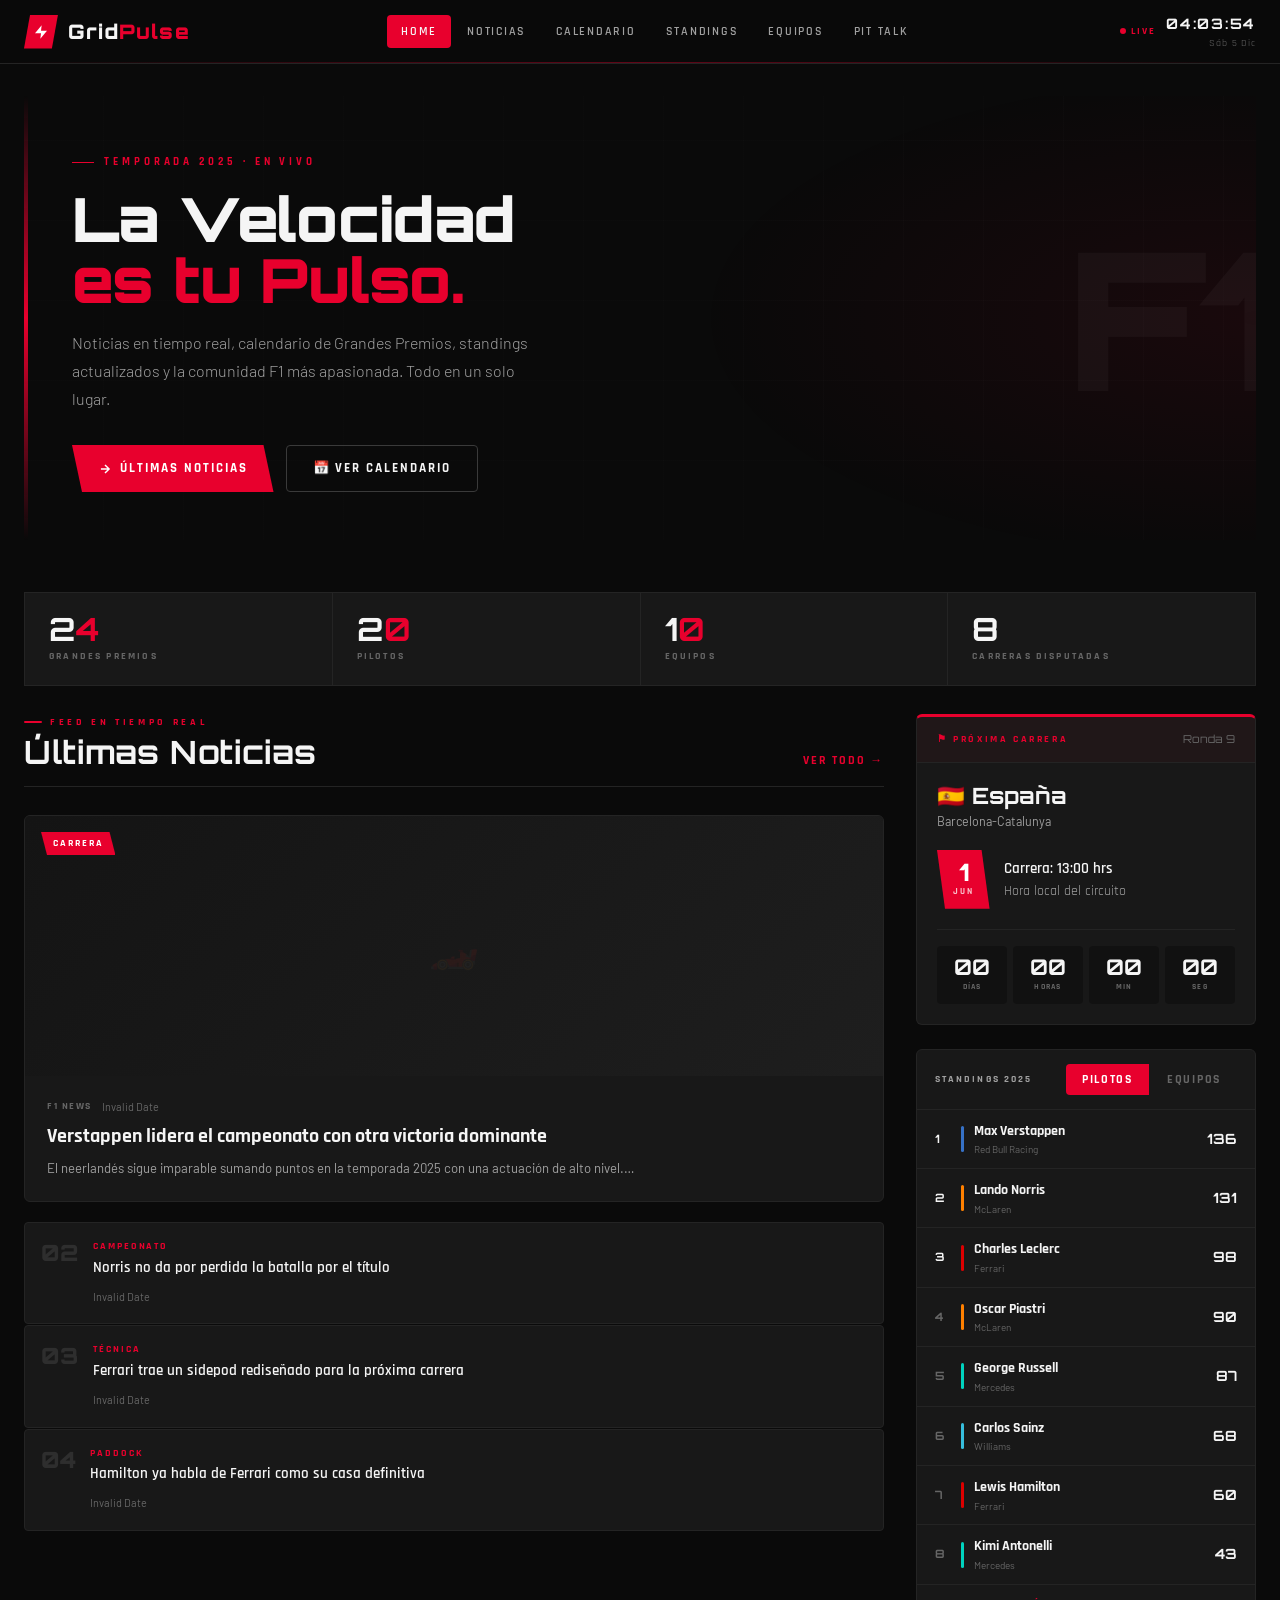
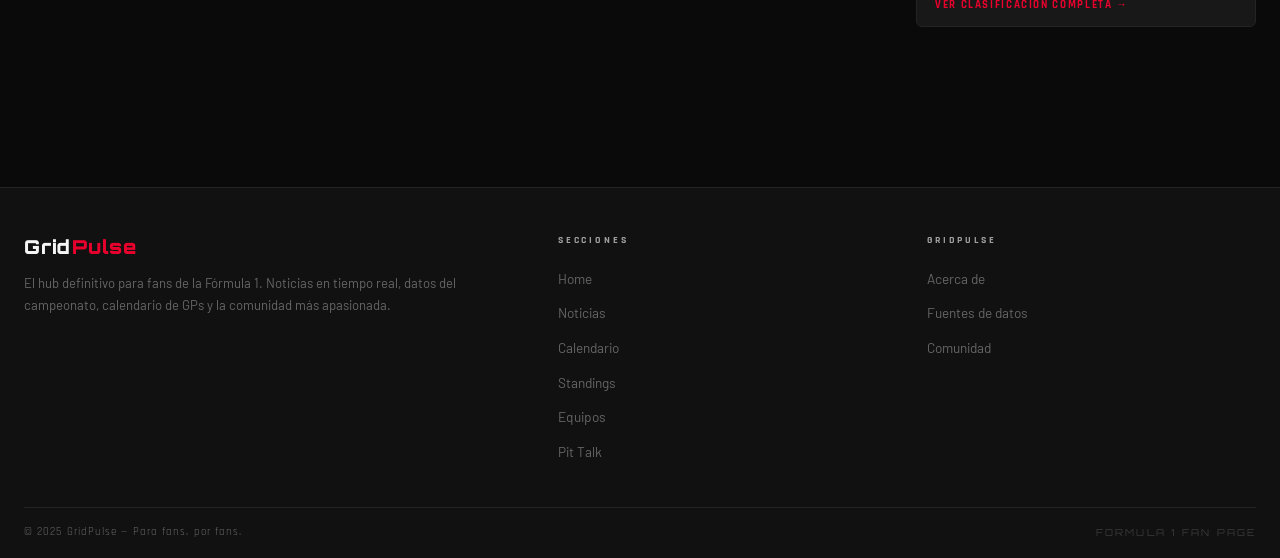
<file: index.html>
<!DOCTYPE html>
<html lang="es">
<head>
<meta charset="UTF-8">
<meta name="viewport" content="width=device-width, initial-scale=1.0">
<meta name="description" content="GridPulse — El hub definitivo de Fórmula 1 para fans. Noticias, calendario, standings y comunidad.">
<title>GridPulse — F1 para Fans</title>
<link rel="stylesheet" href="gridpulse.css">
<style>
/* ── HOME-ONLY STYLES ── */
.home-grid {
  display: grid;
  grid-template-columns: 1fr 340px;
  gap: 32px;
  align-items: start;
}

/* Featured news */
.gp-news-featured {
  background: var(--panel);
  border: 1px solid var(--border);
  border-radius: var(--radius-md);
  overflow: hidden;
  cursor: pointer;
  transition: border-color var(--transition), transform var(--transition);
  margin-bottom: 20px;
}
.gp-news-featured:hover { border-color: var(--red); transform: translateY(-2px); }

.gp-news-featured-img {
  width: 100%;
  height: 260px;
  background: linear-gradient(135deg, #141414 0%, #1e1e1e 100%);
  position: relative;
  overflow: hidden;
  display: flex;
  align-items: center;
  justify-content: center;
}
.gp-news-featured-img img {
  width: 100%; height: 100%;
  object-fit: cover;
  opacity: 0.82;
  transition: transform 0.4s ease, opacity 0.3s;
}
.gp-news-featured:hover .gp-news-featured-img img { transform: scale(1.04); opacity: 0.9; }

.gp-news-featured-cat {
  position: absolute;
  top: 16px; left: 16px;
  background: var(--red);
  font-family: var(--font-ui);
  font-size: 0.6rem;
  font-weight: 700;
  letter-spacing: 0.2em;
  color: white;
  text-transform: uppercase;
  padding: 4px 12px;
  clip-path: polygon(0 0, calc(100% - 6px) 0, 100% 100%, 6px 100%);
}

.gp-news-featured-body { padding: 22px; }

.gp-news-featured-title {
  font-family: var(--font-ui);
  font-size: 1.25rem;
  font-weight: 700;
  color: var(--white);
  line-height: 1.35;
  margin-bottom: 8px;
}

.gp-news-list { display: flex; flex-direction: column; gap: 1px; }

.gp-news-item {
  background: var(--panel);
  border: 1px solid var(--border);
  padding: 16px;
  display: flex;
  gap: 14px;
  cursor: pointer;
  transition: border-color var(--transition), background var(--transition);
  border-radius: var(--radius);
}
.gp-news-item:hover { border-color: var(--red); background: rgba(255,255,255,0.02); }

.gp-news-item-num {
  font-family: var(--font-display);
  font-size: 1.4rem;
  font-weight: 900;
  color: var(--border-mid);
  min-width: 28px;
  line-height: 1;
  padding-top: 2px;
}

.gp-news-item-cat {
  font-family: var(--font-ui);
  font-size: 0.6rem;
  font-weight: 700;
  letter-spacing: 0.2em;
  color: var(--red);
  text-transform: uppercase;
  margin-bottom: 3px;
}

.gp-news-item-title {
  font-family: var(--font-ui);
  font-size: 0.93rem;
  font-weight: 600;
  color: var(--white);
  line-height: 1.3;
  margin-bottom: 5px;
}

/* Mini standings in sidebar */
.gp-standings-mini {
  background: var(--panel);
  border: 1px solid var(--border);
  border-radius: var(--radius-md);
  overflow: hidden;
}

.gp-standings-mini-head {
  display: flex;
  align-items: center;
  justify-content: space-between;
  padding: 14px 18px;
  border-bottom: 1px solid var(--border);
}

.gp-standings-mini-title {
  font-family: var(--font-ui);
  font-size: 0.65rem;
  font-weight: 700;
  letter-spacing: 0.2em;
  color: var(--gray);
  text-transform: uppercase;
}

.gp-driver-mini-row {
  display: flex;
  align-items: center;
  gap: 10px;
  padding: 10px 18px;
  border-bottom: 1px solid var(--border);
  transition: background var(--transition);
}
.gp-driver-mini-row:hover { background: rgba(255,255,255,0.025); }
.gp-driver-mini-row:last-child { border-bottom: none; }

.gp-driver-mini-pos {
  font-family: var(--font-display);
  font-size: 0.72rem;
  font-weight: 700;
  color: var(--gray-mid);
  min-width: 16px;
}
.gp-driver-mini-pos.top { color: var(--white); }

.gp-driver-mini-bar {
  width: 3px; height: 26px;
  border-radius: 2px;
  flex-shrink: 0;
}

.gp-driver-mini-name {
  font-family: var(--font-ui);
  font-size: 0.88rem;
  font-weight: 700;
  color: var(--white);
}

.gp-driver-mini-team {
  font-size: 0.62rem;
  color: var(--gray-mid);
}

.gp-driver-mini-pts {
  font-family: var(--font-display);
  font-size: 0.88rem;
  font-weight: 700;
  color: var(--white);
  margin-left: auto;
}

@media (max-width: 1024px) {
  .home-grid { grid-template-columns: 1fr; }
}
</style>
</head>
<body>

<!-- ══════════════════ HEADER ══════════════════ -->
<header class="gp-header">
  <div class="gp-container gp-header-inner">

    <a href="index.html" class="gp-logo">
      <div class="gp-logo-mark">
        <svg viewBox="0 0 24 24"><path d="M13 2L3 14h9l-1 8 10-12h-9l1-8z"/></svg>
      </div>
      <span class="gp-logo-text">Grid<span>Pulse</span></span>
    </a>

    <nav class="gp-nav">
      <a href="index.html"        class="gp-nav-link active">Home</a>
      <a href="noticias.html"     class="gp-nav-link">Noticias</a>
      <a href="calendario.html"   class="gp-nav-link">Calendario</a>
      <a href="standings.html"    class="gp-nav-link">Standings</a>
      <a href="equipos.html"      class="gp-nav-link">Equipos</a>
      <a href="pittalk.html"      class="gp-nav-link">Pit Talk</a>
    </nav>

    <div class="gp-clock-wrap">
      <div class="gp-live-pill">
        <div class="gp-live-dot"></div>
        LIVE
      </div>
      <div>
        <div class="gp-clock" id="gp-clock">--:--:--</div>
        <div class="gp-clock-date" id="gp-clock-date">---</div>
      </div>
    </div>

    <button class="gp-hamburger" id="gp-hamburger" onclick="gpToggleMenu()" aria-label="Menú">
      <span></span><span></span><span></span>
    </button>
  </div>
</header>

<!-- MOBILE NAV -->
<nav class="gp-mobile-nav" id="gp-mobile-nav">
  <a href="index.html"      class="active">🏠 Home</a>
  <a href="noticias.html"  >📰 Noticias</a>
  <a href="calendario.html">📅 Calendario</a>
  <a href="standings.html" >🏆 Standings</a>
  <a href="equipos.html"   >🏎️ Equipos</a>
  <a href="pittalk.html"   >💬 Pit Talk</a>
</nav>

<!-- ══════════════════ MAIN ══════════════════ -->
<main class="gp-page">
<div class="gp-container">

  <!-- HERO -->
  <section class="gp-hero gp-anim-fadeUp">
    <div class="gp-hero-bg"></div>
    <div class="gp-speed-lines">
      <div class="gp-speed-line"></div>
      <div class="gp-speed-line"></div>
      <div class="gp-speed-line"></div>
      <div class="gp-speed-line"></div>
    </div>
    <div class="gp-hero-stripe"></div>

    <div class="gp-hero-content">
      <div class="gp-hero-eyebrow">Temporada 2025 · En Vivo</div>
      <h1 class="gp-hero-title">
        <span class="block">La Velocidad</span>
        <span class="block red">es tu Pulso.</span>
      </h1>
      <p class="gp-hero-desc">
        Noticias en tiempo real, calendario de Grandes Premios, standings actualizados y la comunidad F1 más apasionada. Todo en un solo lugar.
      </p>
      <div style="display:flex; gap:12px; flex-wrap:wrap;">
        <a href="noticias.html" class="gp-btn gp-btn-primary">
          <svg width="14" height="14" viewBox="0 0 24 24" fill="none" stroke="currentColor" stroke-width="2.5"><path d="M5 12h14M12 5l7 7-7 7"/></svg>
          Últimas Noticias
        </a>
        <a href="calendario.html" class="gp-btn gp-btn-outline">
          📅 Ver Calendario
        </a>
      </div>
    </div>

    <div class="gp-hero-watermark">F1</div>
  </section>

  <!-- STATS BAR -->
  <div class="gp-stats-bar gp-mb-lg">
    <div class="gp-stat gp-anim-fadeUp gp-stagger-1">
      <div class="gp-stat-num">2<span class="red">4</span></div>
      <div class="gp-stat-label">Grandes Premios</div>
    </div>
    <div class="gp-stat gp-anim-fadeUp gp-stagger-2">
      <div class="gp-stat-num">2<span class="red">0</span></div>
      <div class="gp-stat-label">Pilotos</div>
    </div>
    <div class="gp-stat gp-anim-fadeUp gp-stagger-3">
      <div class="gp-stat-num">1<span class="red">0</span></div>
      <div class="gp-stat-label">Equipos</div>
    </div>
    <div class="gp-stat gp-anim-fadeUp gp-stagger-4">
      <div class="gp-stat-num" id="races-done"><span class="red">—</span></div>
      <div class="gp-stat-label">Carreras Disputadas</div>
    </div>
  </div>

  <!-- HOME GRID: NEWS + SIDEBAR -->
  <div class="home-grid">

    <!-- LEFT: NEWS -->
    <div>
      <div class="gp-section-header">
        <div>
          <div class="gp-section-eyebrow">Feed en tiempo real</div>
          <div class="gp-section-title">Últimas Noticias</div>
        </div>
        <a href="noticias.html" class="gp-see-all">Ver todo →</a>
      </div>

      <!-- FEATURED -->
      <div id="home-featured">
        <div class="gp-loading"><div class="gp-spinner"></div> Cargando…</div>
      </div>

      <!-- LIST -->
      <div class="gp-news-list" id="home-news-list"></div>
    </div>

    <!-- SIDEBAR -->
    <div style="display:flex; flex-direction:column; gap:24px;">

      <!-- NEXT RACE -->
      <div class="gp-next-race gp-anim-fadeUp gp-stagger-2">
        <div class="gp-next-race-header">
          <span class="gp-next-race-label">⚑ Próxima Carrera</span>
          <span style="font-family:var(--font-display);font-size:.68rem;color:var(--gray-mid);" id="next-round">—</span>
        </div>
        <div class="gp-next-race-body">
          <div class="gp-next-race-country" id="next-country">Cargando…</div>
          <div class="gp-next-race-circuit" id="next-circuit">—</div>
          <div class="gp-next-date-row">
            <div class="gp-next-date-box">
              <div class="gp-next-date-day" id="next-day">—</div>
              <div class="gp-next-date-month" id="next-month">—</div>
            </div>
            <div class="gp-next-time">
              <strong id="next-time">—</strong>
              Hora local del circuito
            </div>
          </div>
          <div class="gp-countdown-grid">
            <div class="gp-cd-block"><span class="gp-cd-num" id="cd-d">--</span><span class="gp-cd-label">Días</span></div>
            <div class="gp-cd-block"><span class="gp-cd-num" id="cd-h">--</span><span class="gp-cd-label">Horas</span></div>
            <div class="gp-cd-block"><span class="gp-cd-num" id="cd-m">--</span><span class="gp-cd-label">Min</span></div>
            <div class="gp-cd-block"><span class="gp-cd-num" id="cd-s">--</span><span class="gp-cd-label">Seg</span></div>
          </div>
        </div>
      </div>

      <!-- MINI STANDINGS -->
      <div class="gp-standings-mini gp-anim-fadeUp gp-stagger-3">
        <div class="gp-standings-mini-head">
          <span class="gp-standings-mini-title">Standings 2025</span>
          <div class="gp-tabs" style="border:none; background:transparent; gap:2px;">
            <button class="gp-tab active" id="mini-tab-d" onclick="switchMiniTab('drivers')">Pilotos</button>
            <button class="gp-tab"        id="mini-tab-c" onclick="switchMiniTab('constructors')">Equipos</button>
          </div>
        </div>
        <div id="mini-standings"></div>
        <div style="padding:12px 18px; border-top:1px solid var(--border);">
          <a href="standings.html" class="gp-see-all" style="font-size:.68rem;">Ver clasificación completa →</a>
        </div>
      </div>

    </div>
  </div>

</div>
</main>

<!-- ══════════════════ FOOTER ══════════════════ -->
<footer class="gp-footer">
  <div class="gp-container">
    <div class="gp-footer-inner">
      <div class="gp-footer-brand">
        <div class="gp-footer-brand-name">Grid<span>Pulse</span></div>
        <p class="gp-footer-desc">El hub definitivo para fans de la Fórmula 1. Noticias en tiempo real, datos del campeonato, calendario de GPs y la comunidad más apasionada.</p>
      </div>
      <div class="gp-footer-col">
        <h4>Secciones</h4>
        <ul class="gp-footer-links">
          <li><a href="index.html">Home</a></li>
          <li><a href="noticias.html">Noticias</a></li>
          <li><a href="calendario.html">Calendario</a></li>
          <li><a href="standings.html">Standings</a></li>
          <li><a href="equipos.html">Equipos</a></li>
          <li><a href="pittalk.html">Pit Talk</a></li>
        </ul>
      </div>
      <div class="gp-footer-col">
        <h4>GridPulse</h4>
        <ul class="gp-footer-links">
          <li><a href="#">Acerca de</a></li>
          <li><a href="#">Fuentes de datos</a></li>
          <li><a href="pittalk.html">Comunidad</a></li>
        </ul>
      </div>
    </div>
    <div class="gp-footer-bottom">
      <span class="gp-footer-copy">© 2025 GridPulse — Para fans, por fans.</span>
      <span class="gp-footer-tag">FORMULA 1 FAN PAGE</span>
    </div>
  </div>
</footer>

<!-- ══════════════════ SCRIPTS ══════════════════ -->
<script>

// ─── DATA ───────────────────────────────────────
const CALENDAR = [
  { round:1,  name:"Gran Premio de Australia",    circuit:"Albert Park",             flag:"🇦🇺", date:"2025-03-16", time:"05:00", done:true  },
  { round:2,  name:"Gran Premio de China",         circuit:"Shanghái",                flag:"🇨🇳", date:"2025-03-23", time:"07:00", done:true  },
  { round:3,  name:"Gran Premio de Japón",         circuit:"Suzuka",                  flag:"🇯🇵", date:"2025-04-06", time:"06:00", done:true  },
  { round:4,  name:"Gran Premio de Baréin",        circuit:"Baréin Int.",             flag:"🇧🇭", date:"2025-04-13", time:"15:00", done:true  },
  { round:5,  name:"Gran Premio de Arabia Saudí",  circuit:"Jeddah",                  flag:"🇸🇦", date:"2025-04-20", time:"17:00", done:true  },
  { round:6,  name:"Gran Premio de Miami",         circuit:"Miami Int.",               flag:"🇺🇸", date:"2025-05-04", time:"19:00", done:true  },
  { round:7,  name:"Gran Premio de Emilia-Romaña", circuit:"Imola",                   flag:"🇮🇹", date:"2025-05-18", time:"13:00", done:true  },
  { round:8,  name:"Gran Premio de Mónaco",        circuit:"Mónaco",                  flag:"🇲🇨", date:"2025-05-25", time:"13:00", done:true  },
  { round:9,  name:"Gran Premio de España",        circuit:"Barcelona-Catalunya",      flag:"🇪🇸", date:"2025-06-01", time:"13:00", done:false },
  { round:10, name:"Gran Premio de Canadá",        circuit:"Gilles Villeneuve",        flag:"🇨🇦", date:"2025-06-15", time:"18:00", done:false },
  { round:11, name:"Gran Premio de Austria",       circuit:"Red Bull Ring",            flag:"🇦🇹", date:"2025-06-29", time:"13:00", done:false },
  { round:12, name:"Gran Premio de Gran Bretaña",  circuit:"Silverstone",              flag:"🇬🇧", date:"2025-07-06", time:"14:00", done:false },
  { round:13, name:"Gran Premio de Bélgica",       circuit:"Spa-Francorchamps",        flag:"🇧🇪", date:"2025-07-27", time:"13:00", done:false },
  { round:14, name:"Gran Premio de Hungría",       circuit:"Hungaroring",              flag:"🇭🇺", date:"2025-08-03", time:"13:00", done:false },
  { round:15, name:"Gran Premio de los Países Bajos", circuit:"Zandvoort",            flag:"🇳🇱", date:"2025-08-31", time:"13:00", done:false },
  { round:16, name:"Gran Premio de Italia",        circuit:"Monza",                    flag:"🇮🇹", date:"2025-09-07", time:"13:00", done:false },
  { round:17, name:"Gran Premio de Azerbaiyán",    circuit:"Bakú",                    flag:"🇦🇿", date:"2025-09-21", time:"11:00", done:false },
  { round:18, name:"Gran Premio de Singapur",      circuit:"Marina Bay",               flag:"🇸🇬", date:"2025-10-05", time:"08:00", done:false },
  { round:19, name:"Gran Premio de EE. UU.",       circuit:"Circuit of the Americas",  flag:"🇺🇸", date:"2025-10-19", time:"19:00", done:false },
  { round:20, name:"Gran Premio de México",        circuit:"Hermanos Rodríguez",       flag:"🇲🇽", date:"2025-10-26", time:"20:00", done:false },
  { round:21, name:"Gran Premio de Brasil",        circuit:"Interlagos",               flag:"🇧🇷", date:"2025-11-09", time:"17:00", done:false },
  { round:22, name:"Gran Premio de Las Vegas",     circuit:"Las Vegas Street",         flag:"🇺🇸", date:"2025-11-22", time:"06:00", done:false },
  { round:23, name:"Gran Premio de Qatar",         circuit:"Losail",                   flag:"🇶🇦", date:"2025-11-30", time:"15:00", done:false },
  { round:24, name:"Gran Premio de Abu Dabi",      circuit:"Yas Marina",               flag:"🇦🇪", date:"2025-12-07", time:"13:00", done:false },
];

const DRIVERS = [
  { pos:1,  name:"Max Verstappen",   team:"Red Bull Racing",  pts:136, color:"#3671C6", abbr:"VER" },
  { pos:2,  name:"Lando Norris",     team:"McLaren",          pts:131, color:"#FF8000", abbr:"NOR" },
  { pos:3,  name:"Charles Leclerc", team:"Ferrari",           pts:98,  color:"#DC0000", abbr:"LEC" },
  { pos:4,  name:"Oscar Piastri",    team:"McLaren",          pts:90,  color:"#FF8000", abbr:"PIA" },
  { pos:5,  name:"George Russell",  team:"Mercedes",          pts:87,  color:"#00D2BE", abbr:"RUS" },
  { pos:6,  name:"Carlos Sainz",    team:"Williams",          pts:68,  color:"#37BEDD", abbr:"SAI" },
  { pos:7,  name:"Lewis Hamilton",  team:"Ferrari",           pts:60,  color:"#DC0000", abbr:"HAM" },
  { pos:8,  name:"Kimi Antonelli",  team:"Mercedes",          pts:43,  color:"#00D2BE", abbr:"ANT" },
];

const CONSTRUCTORS = [
  { pos:1, name:"McLaren",         pts:221, color:"#FF8000" },
  { pos:2, name:"Ferrari",         pts:158, color:"#DC0000" },
  { pos:3, name:"Red Bull Racing", pts:148, color:"#3671C6" },
  { pos:4, name:"Mercedes",        pts:130, color:"#00D2BE" },
  { pos:5, name:"Williams",        pts:68,  color:"#37BEDD" },
  { pos:6, name:"Aston Martin",    pts:34,  color:"#006F62" },
];

const CATS = ['Carrera','Técnica','Campeonato','Paddock','Mercado','Análisis'];

// ─── CLOCK ───────────────────────────────────────
function updateClock() {
  const now = new Date();
  const pad = n => String(n).padStart(2,'0');
  const clockEl = document.getElementById('gp-clock');
  const dateEl  = document.getElementById('gp-clock-date');
  if (clockEl) clockEl.textContent = `${pad(now.getHours())}:${pad(now.getMinutes())}:${pad(now.getSeconds())}`;
  if (dateEl) {
    const days   = ['Dom','Lun','Mar','Mié','Jue','Vie','Sáb'];
    const months = ['Ene','Feb','Mar','Abr','May','Jun','Jul','Ago','Sep','Oct','Nov','Dic'];
    dateEl.textContent = `${days[now.getDay()]} ${now.getDate()} ${months[now.getMonth()]}`;
  }
}
setInterval(updateClock, 1000);
updateClock();

// ─── NEXT RACE + COUNTDOWN ───────────────────────
function getNextRace() {
  const now = new Date();
  return CALENDAR.find(r => !r.done && new Date(r.date + 'T' + r.time) > now)
      || CALENDAR.find(r => !r.done);
}

function initNextRace() {
  const race = getNextRace();
  if (!race) return;
  const d = new Date(race.date);
  const mons = ['Ene','Feb','Mar','Abr','May','Jun','Jul','Ago','Sep','Oct','Nov','Dic'];
  const shortName = race.name.replace(/Gran Premio de (los )?/i,'');
  document.getElementById('next-round').textContent   = `Ronda ${race.round}`;
  document.getElementById('next-country').textContent = `${race.flag} ${shortName}`;
  document.getElementById('next-circuit').textContent = race.circuit;
  document.getElementById('next-day').textContent     = d.getDate();
  document.getElementById('next-month').textContent   = mons[d.getMonth()];
  document.getElementById('next-time').textContent    = `Carrera: ${race.time} hrs`;

  const done = CALENDAR.filter(r => r.done).length;
  const el = document.getElementById('races-done');
  if (el) el.innerHTML = `${done}<span class="red"></span>`;
}

function updateCountdown() {
  const race = getNextRace();
  if (!race) return;
  const target = new Date(`${race.date}T${race.time}:00`);
  const diff   = target - new Date();
  if (diff <= 0) { ['d','h','m','s'].forEach(k => { const el = document.getElementById('cd-'+k); if(el) el.textContent='00'; }); return; }
  const vals = {
    d: Math.floor(diff / 86400000),
    h: Math.floor((diff % 86400000) / 3600000),
    m: Math.floor((diff % 3600000) / 60000),
    s: Math.floor((diff % 60000) / 1000),
  };
  Object.entries(vals).forEach(([k,v]) => {
    const el = document.getElementById('cd-'+k);
    if (el) el.textContent = String(v).padStart(2,'0');
  });
}

initNextRace();
setInterval(updateCountdown, 1000);
updateCountdown();

// ─── NEWS (RSS via rss2json) ─────────────────────
const RSS = 'https://www.motorsport.com/rss/f1/news/';
const RSS_API = `https://api.rss2json.com/v1/api.json?rss_url=${encodeURIComponent(RSS)}&api_key=public&count=8`;

const FALLBACK = [
  { title:"Verstappen lidera el campeonato con otra victoria dominante", category:"Carrera",    pubDate:"", description:"El neerlandés sigue imparable sumando puntos en la temporada 2025 con una actuación de alto nivel.", link:"#" },
  { title:"Norris no da por perdida la batalla por el título",           category:"Campeonato", pubDate:"", description:"McLaren tiene el coche más rápido y Lando no piensa rendirse frente a Max.", link:"#" },
  { title:"Ferrari trae un sidepod rediseñado para la próxima carrera", category:"Técnica",    pubDate:"", description:"La Scuderia apuesta fuerte con una actualización aerodinámica que podría cambiar la jerarquía.", link:"#" },
  { title:"Hamilton ya habla de Ferrari como su casa definitiva",       category:"Paddock",    pubDate:"", description:"El heptacampeón muestra su confianza en el proyecto italiano para pelear por el título.", link:"#" },
];

function timeAgo(str) {
  try {
    const diff = Date.now() - new Date(str);
    if (diff < 3600000)   return `Hace ${Math.floor(diff/60000)} min`;
    if (diff < 86400000)  return `Hace ${Math.floor(diff/3600000)} h`;
    if (diff < 172800000) return 'Ayer';
    return new Date(str).toLocaleDateString('es-ES',{day:'numeric',month:'short'});
  } catch { return ''; }
}

async function loadHomeNews() {
  let items = FALLBACK;
  try {
    const res  = await fetch(RSS_API);
    const data = await res.json();
    if (data.status === 'ok' && data.items?.length) items = data.items;
  } catch {}
  renderFeatured(items[0]);
  renderNewsList(items.slice(1, 5));
}

function renderFeatured(item) {
  const el = document.getElementById('home-featured');
  if (!el) return;
  const imgUrl = item.enclosure?.link || item.thumbnail || '';
  const cat    = item.category || CATS[0];
  const time   = timeAgo(item.pubDate);
  el.innerHTML = `
    <div class="gp-news-featured" onclick="${item.link && item.link!='#' ? `window.open('${item.link}','_blank')` : ''}">
      <div class="gp-news-featured-img">
        ${imgUrl ? `<img src="${imgUrl}" alt="" onerror="this.style.display='none'">` : ''}
        <div class="gp-news-featured-cat">${cat}</div>
        <span style="font-size:40px;opacity:.08;position:absolute;">🏎️</span>
      </div>
      <div class="gp-news-featured-body">
        <div class="gp-news-meta" style="margin-bottom:8px;">
          <span class="gp-news-source">${item.author || 'F1 News'}</span>
          <span class="gp-news-time">${time}</span>
        </div>
        <div class="gp-news-featured-title">${item.title}</div>
        <div class="gp-news-desc" style="margin-top:6px;">${(item.description||'').replace(/<[^>]+>/g,'').substring(0,130)}…</div>
      </div>
    </div>`;
}

function renderNewsList(items) {
  const el = document.getElementById('home-news-list');
  if (!el) return;
  el.innerHTML = items.map((item,i) => {
    const cat  = item.category || CATS[i % CATS.length];
    const time = timeAgo(item.pubDate);
    return `
    <div class="gp-news-item" onclick="${item.link && item.link!='#' ? `window.open('${item.link}','_blank')` : ''}">
      <div class="gp-news-item-num">0${i+2}</div>
      <div>
        <div class="gp-news-item-cat">${cat}</div>
        <div class="gp-news-item-title">${item.title}</div>
        <span class="gp-news-time">${time}</span>
      </div>
    </div>`;
  }).join('');
}

loadHomeNews();

// ─── MINI STANDINGS ──────────────────────────────
let miniTab = 'drivers';

function switchMiniTab(tab) {
  miniTab = tab;
  document.getElementById('mini-tab-d').classList.toggle('active', tab==='drivers');
  document.getElementById('mini-tab-c').classList.toggle('active', tab==='constructors');
  renderMiniStandings();
}

function renderMiniStandings() {
  const el = document.getElementById('mini-standings');
  if (!el) return;
  const data = miniTab === 'drivers' ? DRIVERS : CONSTRUCTORS;
  el.innerHTML = data.map(item => `
    <div class="gp-driver-mini-row">
      <div class="gp-driver-mini-pos ${item.pos<=3?'top':''}">${item.pos}</div>
      <div class="gp-driver-mini-bar" style="background:${item.color}"></div>
      <div style="flex:1;">
        <div class="gp-driver-mini-name">${item.name}</div>
        <div class="gp-driver-mini-team">${item.team}</div>
      </div>
      <div class="gp-driver-mini-pts">${item.pts}</div>
    </div>`).join('');
}

renderMiniStandings();

// ─── MOBILE MENU ─────────────────────────────────
function gpToggleMenu() {
  const nav = document.getElementById('gp-mobile-nav');
  const btn = document.getElementById('gp-hamburger');
  nav.classList.toggle('open');
  btn.classList.toggle('open');
}
</script>

</body>
</html>
</file>
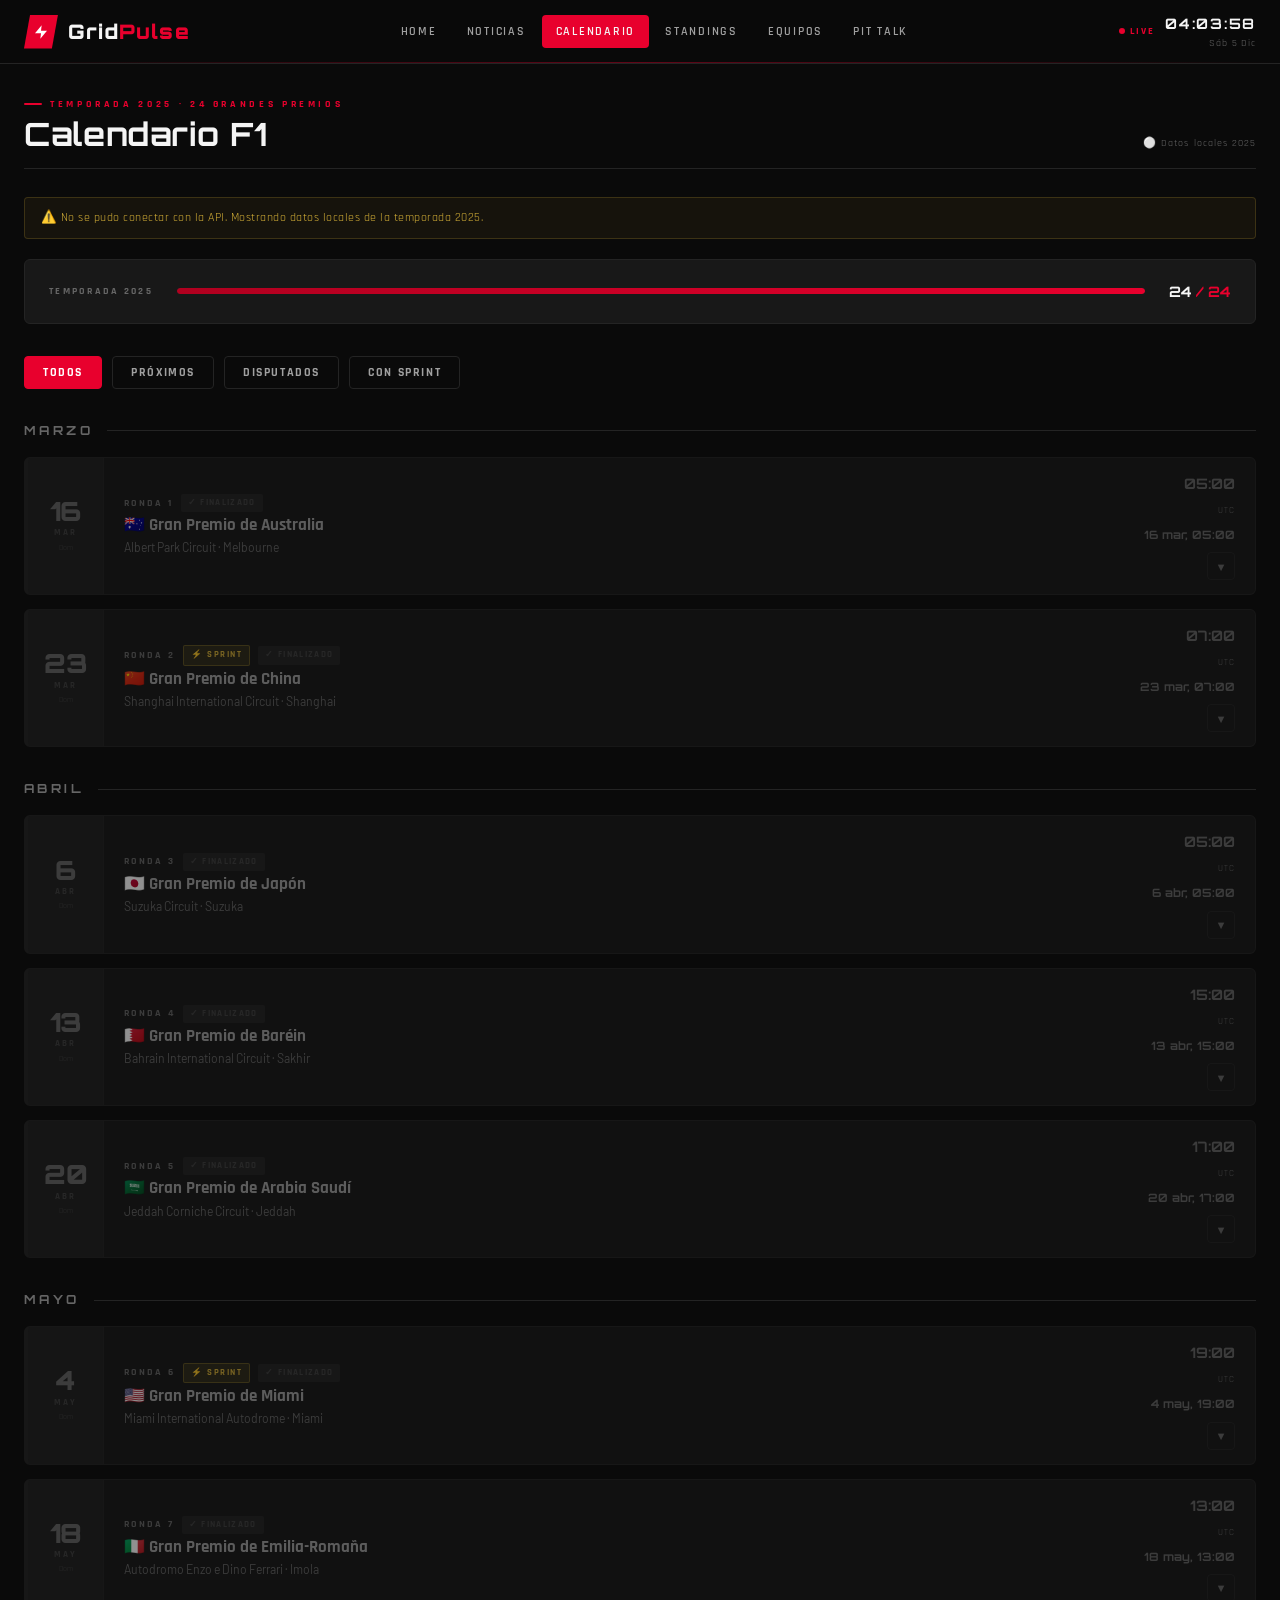
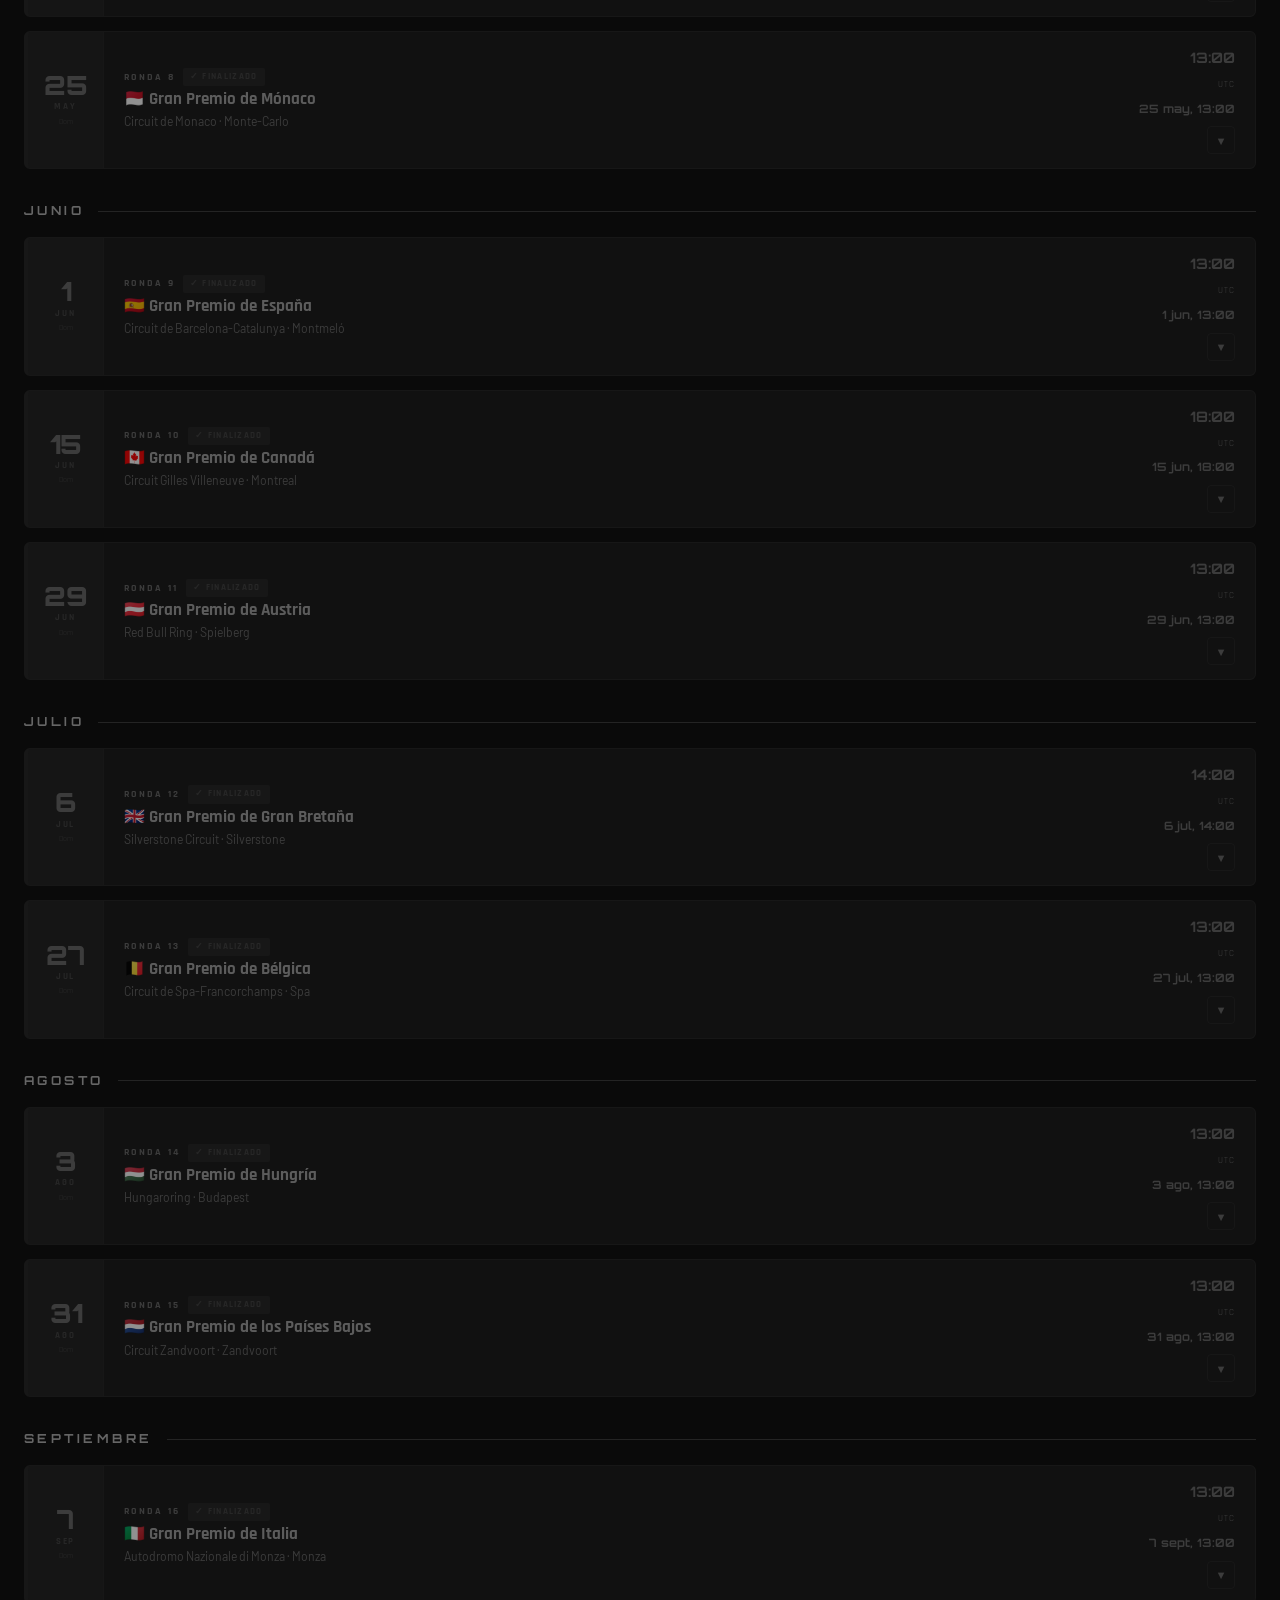
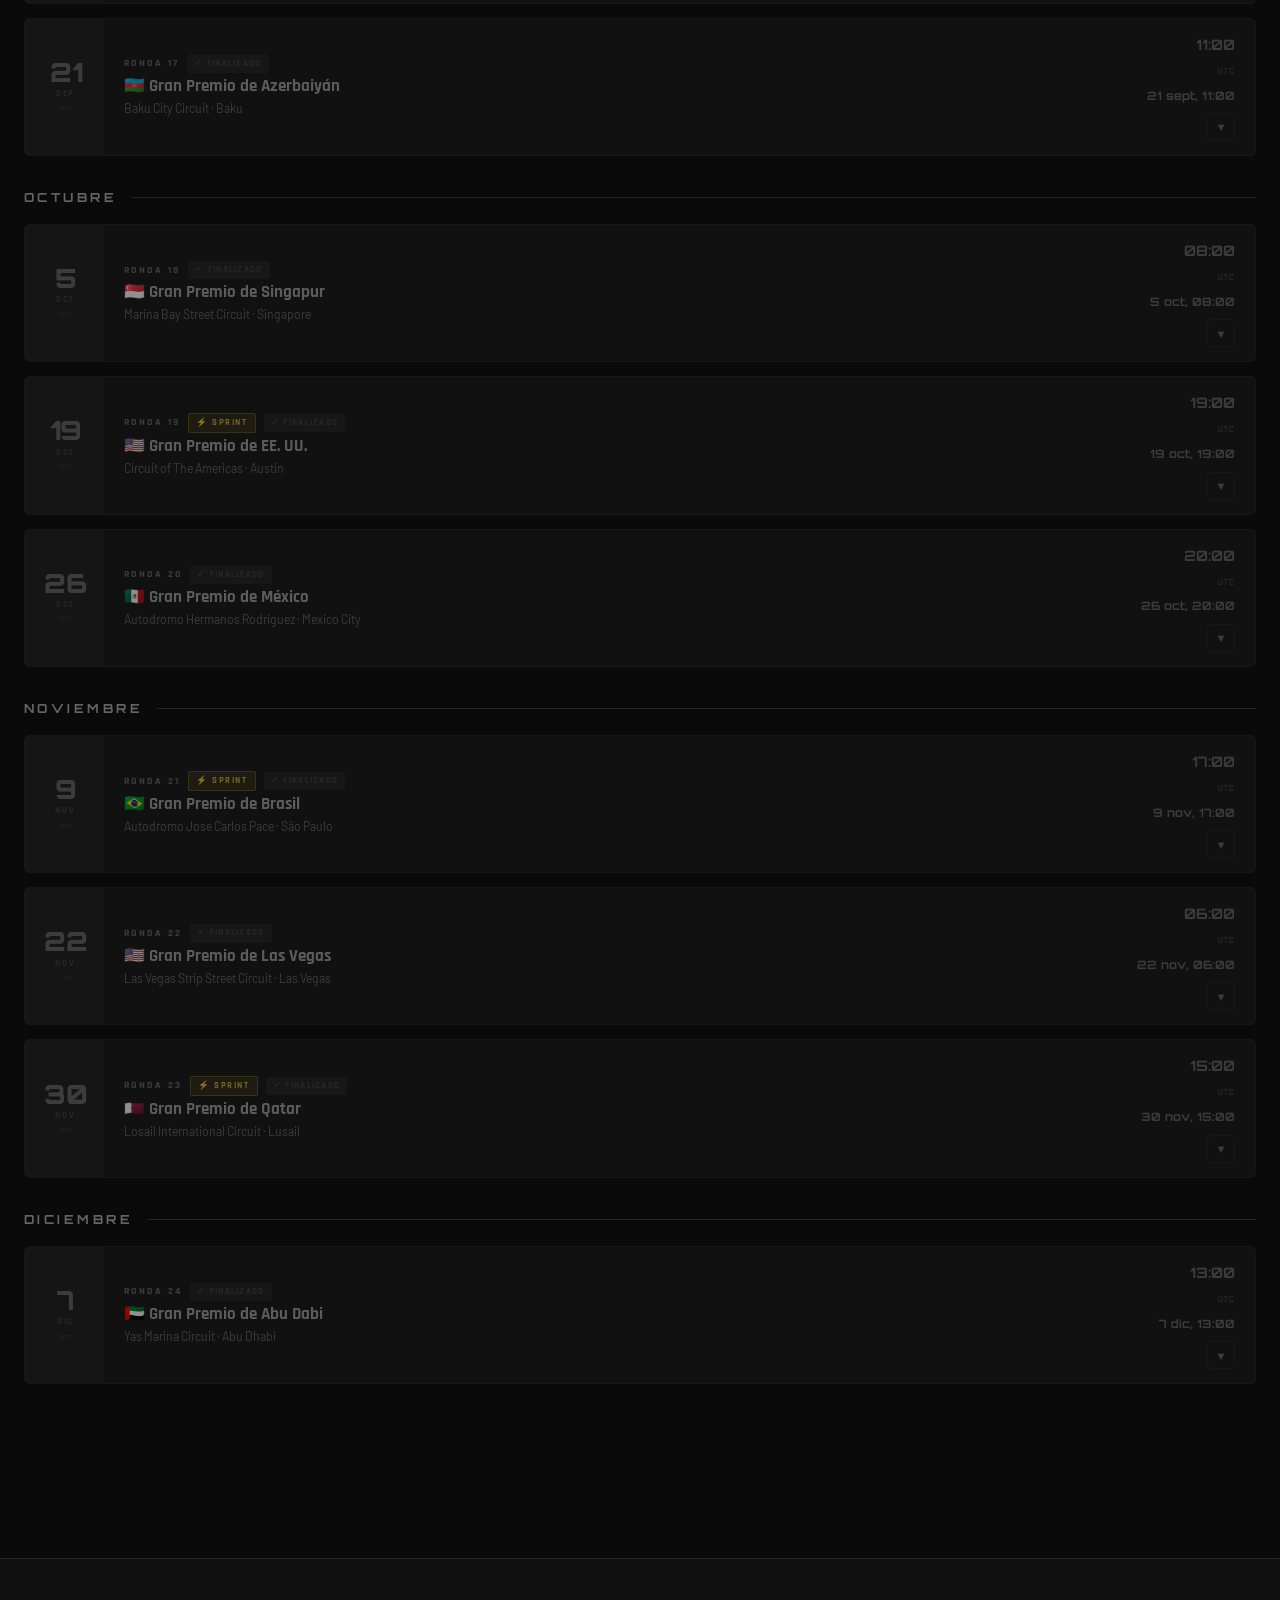
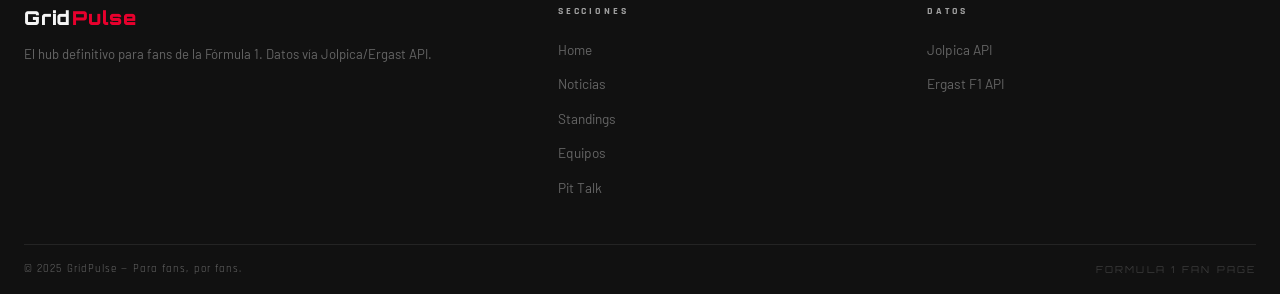
<file: calendario.html>
<!DOCTYPE html>
<html lang="es">
<head>
<meta charset="UTF-8">
<meta name="viewport" content="width=device-width, initial-scale=1.0">
<meta name="description" content="GridPulse — Calendario F1 2025. Todos los Grandes Premios con sesiones, horarios locales y cuenta regresiva.">
<title>GridPulse · Calendario F1 2025</title>
<link rel="stylesheet" href="gridpulse.css">
<style>
/* ── CALENDARIO-ONLY STYLES ── */

/* FILTER BAR */
.cal-filter-bar {
  display: flex;
  align-items: center;
  gap: 10px;
  margin-bottom: 32px;
  flex-wrap: wrap;
}

.cal-filter-btn {
  font-family: var(--font-ui);
  font-size: 0.72rem;
  font-weight: 700;
  letter-spacing: 0.14em;
  text-transform: uppercase;
  padding: 8px 18px;
  border: 1px solid var(--border);
  background: transparent;
  color: var(--gray);
  cursor: pointer;
  border-radius: var(--radius);
  transition: all var(--transition);
}
.cal-filter-btn:hover   { color: var(--white); border-color: var(--border-lit); }
.cal-filter-btn.active  { background: var(--red); color: white; border-color: var(--red); }

/* MONTH SEPARATOR */
.cal-month-sep {
  display: flex;
  align-items: center;
  gap: 14px;
  margin: 32px 0 16px;
}
.cal-month-sep:first-of-type { margin-top: 0; }
.cal-month-label {
  font-family: var(--font-display);
  font-size: 0.78rem;
  font-weight: 700;
  letter-spacing: 0.28em;
  color: var(--gray-mid);
  text-transform: uppercase;
  white-space: nowrap;
}
.cal-month-line {
  flex: 1;
  height: 1px;
  background: var(--border);
}

/* RACE CARD FULL */
.race-card {
  background: var(--panel);
  border: 1px solid var(--border);
  border-left: 4px solid var(--border-mid);
  border-radius: var(--radius-md);
  overflow: hidden;
  margin-bottom: 14px;
  transition: border-color var(--transition), border-left-color var(--transition),
              transform var(--transition), box-shadow var(--transition);
}
.race-card:hover {
  border-color: var(--border-lit);
  border-left-color: var(--red);
  transform: translateY(-2px);
  box-shadow: 0 6px 28px rgba(232,0,45,0.12);
}
.race-card.is-next {
  border-color: rgba(232,0,45,0.45);
  border-left-color: var(--red);
  background: rgba(232,0,45,0.025);
  box-shadow: 0 0 0 1px rgba(232,0,45,0.1);
}
.race-card.is-done {
  opacity: 0.55;
  border-left-color: var(--border);
}
.race-card.is-done:hover { opacity: 0.78; }
.race-card.hidden { display: none; }

/* CARD HEADER ROW */
.rc-header {
  display: grid;
  grid-template-columns: 76px 1fr auto;
  align-items: stretch;
  cursor: pointer;
  user-select: none;
}

.rc-date-box {
  display: flex;
  flex-direction: column;
  align-items: center;
  justify-content: center;
  padding: 16px 10px;
  background: var(--dark);
  border-right: 1px solid var(--border);
  flex-shrink: 0;
}
.race-card.is-next  .rc-date-box { background: var(--red); }
.race-card.is-done  .rc-date-box { background: rgba(255,255,255,0.03); }

.rc-day {
  font-family: var(--font-display);
  font-size: 1.65rem;
  font-weight: 900;
  color: var(--white);
  line-height: 1;
}
.race-card.is-done .rc-day { color: var(--gray-mid); }

.rc-month-str {
  font-family: var(--font-ui);
  font-size: 0.56rem;
  font-weight: 700;
  letter-spacing: 0.2em;
  text-transform: uppercase;
  color: rgba(255,255,255,0.6);
  margin-top: 2px;
}
.race-card.is-done .rc-month-str { color: var(--gray-dark); }

.rc-weekday {
  font-family: var(--font-ui);
  font-size: 0.52rem;
  color: rgba(255,255,255,0.4);
}
.race-card.is-done .rc-weekday { color: var(--gray-dark); }

/* INFO */
.rc-info {
  padding: 14px 20px;
  display: flex;
  flex-direction: column;
  justify-content: center;
  gap: 3px;
}

.rc-meta {
  display: flex;
  align-items: center;
  gap: 8px;
  flex-wrap: wrap;
}

.rc-round {
  font-family: var(--font-ui);
  font-size: 0.6rem;
  font-weight: 700;
  letter-spacing: 0.22em;
  color: var(--gray-mid);
  text-transform: uppercase;
}

.rc-sprint-badge {
  font-family: var(--font-ui);
  font-size: 0.55rem;
  font-weight: 700;
  letter-spacing: 0.18em;
  color: var(--gold);
  background: rgba(212,175,55,0.12);
  border: 1px solid rgba(212,175,55,0.3);
  padding: 2px 7px;
  border-radius: 2px;
  text-transform: uppercase;
}

.rc-done-badge {
  font-family: var(--font-ui);
  font-size: 0.55rem;
  font-weight: 700;
  letter-spacing: 0.15em;
  color: var(--gray-dark);
  background: var(--border);
  padding: 2px 7px;
  border-radius: 2px;
  text-transform: uppercase;
}

.rc-next-badge {
  font-family: var(--font-ui);
  font-size: 0.55rem;
  font-weight: 700;
  letter-spacing: 0.15em;
  color: var(--red);
  background: rgba(232,0,45,0.12);
  border: 1px solid rgba(232,0,45,0.3);
  padding: 2px 7px;
  border-radius: 2px;
  text-transform: uppercase;
  animation: gp-pulse 2s ease infinite;
}

.rc-name {
  font-family: var(--font-ui);
  font-size: 1.05rem;
  font-weight: 700;
  color: var(--white);
  line-height: 1.2;
}
.race-card.is-done .rc-name { color: var(--gray); }

.rc-circuit {
  font-size: 0.76rem;
  color: var(--gray-mid);
}

/* RIGHT SIDE */
.rc-right {
  display: flex;
  flex-direction: column;
  align-items: flex-end;
  justify-content: center;
  padding: 14px 20px;
  gap: 8px;
  flex-shrink: 0;
}

.rc-race-time {
  font-family: var(--font-display);
  font-size: 0.9rem;
  font-weight: 700;
  color: var(--white);
}
.race-card.is-done .rc-race-time { color: var(--gray-mid); }

.rc-tz {
  font-family: var(--font-ui);
  font-size: 0.58rem;
  color: var(--gray-mid);
  letter-spacing: 0.1em;
  text-align: right;
}

.rc-toggle-btn {
  background: transparent;
  border: 1px solid var(--border);
  color: var(--gray-mid);
  width: 28px; height: 28px;
  border-radius: var(--radius);
  font-size: 0.7rem;
  display: grid;
  place-items: center;
  cursor: pointer;
  transition: all var(--transition);
  flex-shrink: 0;
}
.rc-toggle-btn:hover { border-color: var(--red); color: var(--red); }
.race-card.expanded .rc-toggle-btn { border-color: var(--red); color: var(--red); background: rgba(232,0,45,0.06); }

/* COUNTDOWN BAR (only on next race) */
.rc-countdown-bar {
  display: none;
  align-items: center;
  justify-content: space-between;
  padding: 10px 20px;
  background: rgba(232,0,45,0.06);
  border-top: 1px solid rgba(232,0,45,0.18);
  flex-wrap: wrap;
  gap: 12px;
}
.race-card.is-next .rc-countdown-bar { display: flex; }

.rc-cd-label {
  font-family: var(--font-ui);
  font-size: 0.62rem;
  font-weight: 700;
  letter-spacing: 0.22em;
  color: var(--gray-mid);
  text-transform: uppercase;
}

.rc-cd-blocks {
  display: flex;
  gap: 6px;
}

.rc-cd-block {
  background: var(--dark);
  border: 1px solid var(--border);
  padding: 6px 12px;
  text-align: center;
  border-radius: var(--radius);
  min-width: 50px;
}

.rc-cd-num {
  font-family: var(--font-display);
  font-size: 1.1rem;
  font-weight: 700;
  color: var(--red);
  line-height: 1;
  display: block;
}

.rc-cd-sublabel {
  font-family: var(--font-ui);
  font-size: 0.48rem;
  font-weight: 700;
  letter-spacing: 0.15em;
  color: var(--gray-mid);
  text-transform: uppercase;
  display: block;
  margin-top: 2px;
}

/* SESSIONS PANEL */
.rc-sessions {
  display: none;
  flex-direction: column;
  gap: 0;
  border-top: 1px solid var(--border);
}
.race-card.expanded .rc-sessions { display: flex; }

.rc-sessions-inner {
  display: grid;
  grid-template-columns: repeat(auto-fill, minmax(170px, 1fr));
  gap: 1px;
  background: var(--border);
  margin: 0;
}

.session-block {
  background: var(--panel-alt);
  padding: 14px 18px;
  display: flex;
  flex-direction: column;
  gap: 4px;
  transition: background var(--transition);
}
.session-block:hover { background: #1f1f1f; }
.session-block.session-race { background: rgba(232,0,45,0.04); }
.session-block.session-race:hover { background: rgba(232,0,45,0.07); }

.session-block__type {
  font-family: var(--font-ui);
  font-size: 0.6rem;
  font-weight: 700;
  letter-spacing: 0.22em;
  text-transform: uppercase;
  color: var(--gray-mid);
}
.session-block.session-race .session-block__type { color: var(--red); }

.session-block__datetime {
  font-family: var(--font-ui);
  font-size: 0.88rem;
  font-weight: 600;
  color: var(--white);
  line-height: 1.35;
}

.session-block__local {
  font-size: 0.68rem;
  color: var(--gray-mid);
  font-style: italic;
}

/* ACTIONS ROW */
.rc-actions {
  display: flex;
  align-items: center;
  gap: 10px;
  padding: 14px 20px;
  border-top: 1px solid var(--border);
  background: rgba(0,0,0,0.15);
  flex-wrap: wrap;
}

.rc-gcal-btn {
  display: inline-flex;
  align-items: center;
  gap: 7px;
  font-family: var(--font-ui);
  font-size: 0.72rem;
  font-weight: 700;
  letter-spacing: 0.12em;
  text-transform: uppercase;
  background: var(--red);
  color: white;
  border: none;
  padding: 9px 18px;
  cursor: pointer;
  border-radius: var(--radius);
  text-decoration: none;
  transition: background var(--transition);
}
.rc-gcal-btn:hover { background: var(--red-dark); }

.rc-remind-btn {
  display: inline-flex;
  align-items: center;
  gap: 7px;
  font-family: var(--font-ui);
  font-size: 0.72rem;
  font-weight: 700;
  letter-spacing: 0.12em;
  text-transform: uppercase;
  background: transparent;
  color: var(--gray);
  border: 1px solid var(--border-lit);
  padding: 9px 18px;
  cursor: pointer;
  border-radius: var(--radius);
  transition: all var(--transition);
}
.rc-remind-btn:hover          { border-color: var(--red); color: var(--red); }
.rc-remind-btn.reminded        { border-color: #00c850; color: #00c850; background: rgba(0,200,80,0.06); }
.rc-remind-btn.reminded:hover  { border-color: #00a040; color: #00a040; }

/* PROGRESS BAR (season) */
.season-progress {
  background: var(--panel);
  border: 1px solid var(--border);
  border-radius: var(--radius-md);
  padding: 20px 24px;
  margin-bottom: 32px;
  display: flex;
  align-items: center;
  gap: 24px;
  flex-wrap: wrap;
}
.sp-label {
  font-family: var(--font-ui);
  font-size: 0.65rem;
  font-weight: 700;
  letter-spacing: 0.22em;
  color: var(--gray-mid);
  text-transform: uppercase;
  white-space: nowrap;
}
.sp-bar-wrap {
  flex: 1;
  height: 6px;
  background: var(--border);
  border-radius: 3px;
  min-width: 100px;
  overflow: hidden;
}
.sp-bar {
  height: 100%;
  background: linear-gradient(90deg, var(--red-dark), var(--red));
  border-radius: 3px;
  transition: width 1s cubic-bezier(.4,0,.2,1);
}
.sp-nums {
  font-family: var(--font-display);
  font-size: 0.9rem;
  font-weight: 700;
  color: var(--white);
  white-space: nowrap;
}
.sp-nums span { color: var(--red); }

/* API ERROR BANNER */
.api-notice {
  display: flex;
  align-items: center;
  gap: 10px;
  background: rgba(212,175,55,0.06);
  border: 1px solid rgba(212,175,55,0.2);
  border-radius: var(--radius);
  padding: 10px 16px;
  margin-bottom: 20px;
  font-family: var(--font-ui);
  font-size: 0.78rem;
  color: var(--gold);
  letter-spacing: 0.04em;
}

@media (max-width: 640px) {
  .rc-header { grid-template-columns: 66px 1fr auto; }
  .rc-info { padding: 12px 14px; }
  .rc-right { padding: 12px 14px; }
  .rc-right .rc-tz { display: none; }
  .rc-sessions-inner { grid-template-columns: 1fr 1fr; }
  .season-progress { flex-direction: column; align-items: stretch; gap: 10px; }
}
</style>
</head>
<body>

<!-- ══════════════════ HEADER ══════════════════ -->
<header class="gp-header">
  <div class="gp-container gp-header-inner">
    <a href="index.html" class="gp-logo">
      <div class="gp-logo-mark">
        <svg viewBox="0 0 24 24" fill="white"><path d="M13 2L3 14h9l-1 8 10-12h-9l1-8z"/></svg>
      </div>
      <span class="gp-logo-text">Grid<span>Pulse</span></span>
    </a>

    <nav class="gp-nav">
      <a href="index.html"      class="gp-nav-link">Home</a>
      <a href="noticias.html"   class="gp-nav-link">Noticias</a>
      <a href="calendario.html" class="gp-nav-link active">Calendario</a>
      <a href="standings.html"  class="gp-nav-link">Standings</a>
      <a href="equipos.html"    class="gp-nav-link">Equipos</a>
      <a href="pittalk.html"    class="gp-nav-link">Pit Talk</a>
    </nav>

    <div class="gp-clock-wrap">
      <div class="gp-live-pill"><div class="gp-live-dot"></div>LIVE</div>
      <div>
        <div class="gp-clock" id="gp-clock">--:--:--</div>
        <div class="gp-clock-date" id="gp-clock-date">---</div>
      </div>
    </div>

    <button class="gp-hamburger" id="gp-hamburger" onclick="gpToggleMenu()" aria-label="Menú">
      <span></span><span></span><span></span>
    </button>
  </div>
</header>

<nav class="gp-mobile-nav" id="gp-mobile-nav">
  <a href="index.html">🏠 Home</a>
  <a href="noticias.html">📰 Noticias</a>
  <a href="calendario.html" class="active">📅 Calendario</a>
  <a href="standings.html">🏆 Standings</a>
  <a href="equipos.html">🏎️ Equipos</a>
  <a href="pittalk.html">💬 Pit Talk</a>
</nav>

<!-- ══════════════════ MAIN ══════════════════ -->
<main class="gp-page">
<div class="gp-container">

  <!-- PAGE HEADER -->
  <div class="gp-section-header gp-anim-fadeUp">
    <div>
      <div class="gp-section-eyebrow">Temporada 2025 · 24 Grandes Premios</div>
      <div class="gp-section-title">Calendario F1</div>
    </div>
    <div style="display:flex; align-items:center; gap:10px; flex-wrap:wrap;">
      <span id="api-status" style="font-family:var(--font-ui);font-size:.65rem;letter-spacing:.1em;color:var(--gray-mid);"></span>
    </div>
  </div>

  <!-- API NOTICE (shown if fallback) -->
  <div class="api-notice" id="api-notice" style="display:none;">
    ⚠️ No se pudo conectar con la API. Mostrando datos locales de la temporada 2025.
  </div>

  <!-- SEASON PROGRESS -->
  <div class="season-progress gp-anim-fadeUp">
    <span class="sp-label">Temporada 2025</span>
    <div class="sp-bar-wrap">
      <div class="sp-bar" id="sp-bar" style="width:0%"></div>
    </div>
    <span class="sp-nums" id="sp-nums">— <span>/</span> 24</span>
  </div>

  <!-- FILTER BAR -->
  <div class="cal-filter-bar gp-anim-fadeUp">
    <button class="cal-filter-btn active" onclick="setFilter('all',this)">Todos</button>
    <button class="cal-filter-btn" onclick="setFilter('upcoming',this)">Próximos</button>
    <button class="cal-filter-btn" onclick="setFilter('done',this)">Disputados</button>
    <button class="cal-filter-btn" onclick="setFilter('sprint',this)">Con Sprint</button>
  </div>

  <!-- LOADING -->
  <div class="gp-loading" id="cal-loading">
    <div class="gp-spinner"></div> Cargando calendario oficial…
  </div>

  <!-- CALENDAR LIST -->
  <div id="calendario-list"></div>

</div>
</main>

<!-- ══════════════════ FOOTER ══════════════════ -->
<footer class="gp-footer">
  <div class="gp-container">
    <div class="gp-footer-inner">
      <div class="gp-footer-brand">
        <div class="gp-footer-brand-name">Grid<span>Pulse</span></div>
        <p class="gp-footer-desc">El hub definitivo para fans de la Fórmula 1. Datos vía Jolpica/Ergast API.</p>
      </div>
      <div class="gp-footer-col">
        <h4>Secciones</h4>
        <ul class="gp-footer-links">
          <li><a href="index.html">Home</a></li>
          <li><a href="noticias.html">Noticias</a></li>
          <li><a href="standings.html">Standings</a></li>
          <li><a href="equipos.html">Equipos</a></li>
          <li><a href="pittalk.html">Pit Talk</a></li>
        </ul>
      </div>
      <div class="gp-footer-col">
        <h4>Datos</h4>
        <ul class="gp-footer-links">
          <li><a href="https://jolpi.ca" target="_blank">Jolpica API</a></li>
          <li><a href="https://ergast.com" target="_blank">Ergast F1 API</a></li>
        </ul>
      </div>
    </div>
    <div class="gp-footer-bottom">
      <span class="gp-footer-copy">© 2025 GridPulse — Para fans, por fans.</span>
      <span class="gp-footer-tag">FORMULA 1 FAN PAGE</span>
    </div>
  </div>
</footer>

<!-- ══════════════════ SCRIPTS ══════════════════ -->
<script>
// ═══════════════════════════════════════════════
//  CONFIG
// ═══════════════════════════════════════════════
// API endpoints — triple fallback
const OF1_BASE  = 'https://api.openf1.org/v1';
const JLP_URL   = 'https://api.jolpi.ca/ergast/f1/2025.json';
const userTZ    = Intl.DateTimeFormat().resolvedOptions().timeZone;

// Sprint races 2025
const SPRINT_ROUNDS = new Set([2, 6, 19, 21, 23]);

// Approx session offsets (days before race Sunday)
// Race = day 0, Quali = -1, FP3 = -1 (early), FP2 = -2, FP1 = -2 (early)
// Sprint weekends: SQ = -1, Sprint = -1 (pm), FP1 = -2, Quali = -2 (pm)
const SESSION_OFFSETS = {
  normal: [
    { key:'fp1',   label:'FP1',          dayOffset:-2, hour:13 },
    { key:'fp2',   label:'FP2',          dayOffset:-2, hour:17 },
    { key:'fp3',   label:'FP3',          dayOffset:-1, hour:12 },
    { key:'quali', label:'Clasificación', dayOffset:-1, hour:15 },
    { key:'race',  label:'Carrera',       dayOffset:0,  hour:15 },
  ],
  sprint: [
    { key:'fp1',    label:'FP1',              dayOffset:-2, hour:13 },
    { key:'sq',     label:'Sprint Quali',      dayOffset:-2, hour:17 },
    { key:'sprint', label:'Sprint',            dayOffset:-1, hour:12 },
    { key:'quali',  label:'Clasificación',     dayOffset:-1, hour:15 },
    { key:'race',   label:'Carrera',           dayOffset:0,  hour:15 },
  ],
};

// Fallback data (used if API fails)
const FALLBACK_RACES = [
  { round:"1",  raceName:"Gran Premio de Australia",    Circuit:{ circuitName:"Albert Park Circuit",            Location:{ locality:"Melbourne",   country:"Australia" }},    date:"2025-03-16", time:"05:00:00Z", sprint:false },
  { round:"2",  raceName:"Gran Premio de China",         Circuit:{ circuitName:"Shanghai International Circuit",  Location:{ locality:"Shanghai",    country:"China" }},        date:"2025-03-23", time:"07:00:00Z", sprint:true  },
  { round:"3",  raceName:"Gran Premio de Japón",         Circuit:{ circuitName:"Suzuka Circuit",                  Location:{ locality:"Suzuka",      country:"Japan" }},        date:"2025-04-06", time:"05:00:00Z", sprint:false },
  { round:"4",  raceName:"Gran Premio de Baréin",        Circuit:{ circuitName:"Bahrain International Circuit",   Location:{ locality:"Sakhir",      country:"Bahrain" }},      date:"2025-04-13", time:"15:00:00Z", sprint:false },
  { round:"5",  raceName:"Gran Premio de Arabia Saudí",  Circuit:{ circuitName:"Jeddah Corniche Circuit",         Location:{ locality:"Jeddah",      country:"Saudi Arabia" }}, date:"2025-04-20", time:"17:00:00Z", sprint:false },
  { round:"6",  raceName:"Gran Premio de Miami",         Circuit:{ circuitName:"Miami International Autodrome",   Location:{ locality:"Miami",       country:"USA" }},          date:"2025-05-04", time:"19:00:00Z", sprint:true  },
  { round:"7",  raceName:"Gran Premio de Emilia-Romaña", Circuit:{ circuitName:"Autodromo Enzo e Dino Ferrari",   Location:{ locality:"Imola",       country:"Italy" }},        date:"2025-05-18", time:"13:00:00Z", sprint:false },
  { round:"8",  raceName:"Gran Premio de Mónaco",        Circuit:{ circuitName:"Circuit de Monaco",               Location:{ locality:"Monte-Carlo", country:"Monaco" }},       date:"2025-05-25", time:"13:00:00Z", sprint:false },
  { round:"9",  raceName:"Gran Premio de España",        Circuit:{ circuitName:"Circuit de Barcelona-Catalunya",  Location:{ locality:"Montmeló",    country:"Spain" }},        date:"2025-06-01", time:"13:00:00Z", sprint:false },
  { round:"10", raceName:"Gran Premio de Canadá",        Circuit:{ circuitName:"Circuit Gilles Villeneuve",       Location:{ locality:"Montreal",    country:"Canada" }},       date:"2025-06-15", time:"18:00:00Z", sprint:false },
  { round:"11", raceName:"Gran Premio de Austria",       Circuit:{ circuitName:"Red Bull Ring",                   Location:{ locality:"Spielberg",   country:"Austria" }},      date:"2025-06-29", time:"13:00:00Z", sprint:false },
  { round:"12", raceName:"Gran Premio de Gran Bretaña",  Circuit:{ circuitName:"Silverstone Circuit",             Location:{ locality:"Silverstone", country:"UK" }},           date:"2025-07-06", time:"14:00:00Z", sprint:false },
  { round:"13", raceName:"Gran Premio de Bélgica",       Circuit:{ circuitName:"Circuit de Spa-Francorchamps",    Location:{ locality:"Spa",         country:"Belgium" }},      date:"2025-07-27", time:"13:00:00Z", sprint:false },
  { round:"14", raceName:"Gran Premio de Hungría",       Circuit:{ circuitName:"Hungaroring",                     Location:{ locality:"Budapest",    country:"Hungary" }},      date:"2025-08-03", time:"13:00:00Z", sprint:false },
  { round:"15", raceName:"Gran Premio de los Países Bajos", Circuit:{ circuitName:"Circuit Zandvoort",            Location:{ locality:"Zandvoort",   country:"Netherlands" }},  date:"2025-08-31", time:"13:00:00Z", sprint:false },
  { round:"16", raceName:"Gran Premio de Italia",        Circuit:{ circuitName:"Autodromo Nazionale di Monza",    Location:{ locality:"Monza",       country:"Italy" }},        date:"2025-09-07", time:"13:00:00Z", sprint:false },
  { round:"17", raceName:"Gran Premio de Azerbaiyán",    Circuit:{ circuitName:"Baku City Circuit",               Location:{ locality:"Baku",        country:"Azerbaijan" }},   date:"2025-09-21", time:"11:00:00Z", sprint:false },
  { round:"18", raceName:"Gran Premio de Singapur",      Circuit:{ circuitName:"Marina Bay Street Circuit",       Location:{ locality:"Singapore",   country:"Singapore" }},    date:"2025-10-05", time:"08:00:00Z", sprint:false },
  { round:"19", raceName:"Gran Premio de EE. UU.",       Circuit:{ circuitName:"Circuit of The Americas",         Location:{ locality:"Austin",      country:"USA" }},          date:"2025-10-19", time:"19:00:00Z", sprint:true  },
  { round:"20", raceName:"Gran Premio de México",        Circuit:{ circuitName:"Autodromo Hermanos Rodriguez",    Location:{ locality:"Mexico City", country:"Mexico" }},       date:"2025-10-26", time:"20:00:00Z", sprint:false },
  { round:"21", raceName:"Gran Premio de Brasil",        Circuit:{ circuitName:"Autodromo Jose Carlos Pace",      Location:{ locality:"São Paulo",   country:"Brazil" }},       date:"2025-11-09", time:"17:00:00Z", sprint:true  },
  { round:"22", raceName:"Gran Premio de Las Vegas",     Circuit:{ circuitName:"Las Vegas Strip Street Circuit",  Location:{ locality:"Las Vegas",   country:"USA" }},          date:"2025-11-22", time:"06:00:00Z", sprint:false },
  { round:"23", raceName:"Gran Premio de Qatar",         Circuit:{ circuitName:"Losail International Circuit",    Location:{ locality:"Lusail",      country:"Qatar" }},        date:"2025-11-30", time:"15:00:00Z", sprint:true  },
  { round:"24", raceName:"Gran Premio de Abu Dabi",      Circuit:{ circuitName:"Yas Marina Circuit",              Location:{ locality:"Abu Dhabi",   country:"UAE" }},          date:"2025-12-07", time:"13:00:00Z", sprint:false },
];

const MONTHS_ES   = ['Enero','Febrero','Marzo','Abril','Mayo','Junio','Julio','Agosto','Septiembre','Octubre','Noviembre','Diciembre'];
const MONTHS_S    = ['Ene','Feb','Mar','Abr','May','Jun','Jul','Ago','Sep','Oct','Nov','Dic'];
const WEEKDAYS    = ['Dom','Lun','Mar','Mié','Jue','Vie','Sáb'];
const FLAG_MAP = {
  'Australia':'🇦🇺','China':'🇨🇳','Japan':'🇯🇵','Bahrain':'🇧🇭','Saudi Arabia':'🇸🇦',
  'USA':'🇺🇸','Italy':'🇮🇹','Monaco':'🇲🇨','Spain':'🇪🇸','Canada':'🇨🇦',
  'Austria':'🇦🇹','UK':'🇬🇧','Belgium':'🇧🇪','Hungary':'🇭🇺','Netherlands':'🇳🇱',
  'Azerbaijan':'🇦🇿','Singapore':'🇸🇬','Mexico':'🇲🇽','Brazil':'🇧🇷',
  'Qatar':'🇶🇦','UAE':'🇦🇪','United Kingdom':'🇬🇧',
};

// ═══════════════════════════════════════════════
//  CLOCK
// ═══════════════════════════════════════════════
function updateClock() {
  const now = new Date();
  const pad = n => String(n).padStart(2,'0');
  const c = document.getElementById('gp-clock');
  const d = document.getElementById('gp-clock-date');
  if (c) c.textContent = `${pad(now.getHours())}:${pad(now.getMinutes())}:${pad(now.getSeconds())}`;
  if (d) {
    const ms = ['Ene','Feb','Mar','Abr','May','Jun','Jul','Ago','Sep','Oct','Nov','Dic'];
    d.textContent = `${WEEKDAYS[now.getDay()]} ${now.getDate()} ${ms[now.getMonth()]}`;
  }
}
setInterval(updateClock, 1000);
updateClock();

// ═══════════════════════════════════════════════
//  HELPERS
// ═══════════════════════════════════════════════
function parseRaceDate(dateStr, timeStr) {
  const tStr = timeStr || '13:00:00Z';
  return new Date(`${dateStr}T${tStr}`);
}

function formatLocal(dateObj) {
  return dateObj.toLocaleString('es-ES', {
    timeZone: userTZ,
    weekday: 'short',
    day: 'numeric',
    month: 'short',
    hour: '2-digit',
    minute: '2-digit',
  });
}

function formatLocalShort(dateObj) {
  return dateObj.toLocaleString('es-ES', {
    timeZone: userTZ,
    day: 'numeric',
    month: 'short',
    hour: '2-digit',
    minute: '2-digit',
  });
}

function gcalLink(title, startISO, durationH = 2) {
  const start = new Date(startISO);
  const end   = new Date(start.getTime() + durationH * 3600000);
  const fmt   = d => d.toISOString().replace(/[-:.]/g,'').slice(0,15) + 'Z';
  return `https://www.google.com/calendar/render?action=TEMPLATE`
    + `&text=${encodeURIComponent('🏁 ' + title)}`
    + `&dates=${fmt(start)}/${fmt(end)}`
    + `&details=${encodeURIComponent('Gran Premio de Fórmula 1 · GridPulse')}`
    + `&sf=true&output=xml`;
}

function buildSessions(race, isSprint) {
  const raceDate   = parseRaceDate(race.date, race.time);
  const offsets    = isSprint ? SESSION_OFFSETS.sprint : SESSION_OFFSETS.normal;
  return offsets.map(s => {
    const d = new Date(raceDate);
    d.setDate(d.getDate() + s.dayOffset);
    d.setUTCHours(s.hour, 0, 0, 0);
    return { ...s, date: d };
  });
}

function getFlag(country) {
  return FLAG_MAP[country] || '🏁';
}

// Countdown string
function countdownStr(targetDate) {
  const diff = targetDate - new Date();
  if (diff <= 0) return 'EN VIVO 🟢';
  const d = Math.floor(diff / 86400000);
  const h = Math.floor((diff % 86400000) / 3600000);
  const m = Math.floor((diff % 3600000) / 60000);
  const s = Math.floor((diff % 60000) / 1000);
  return { d, h, m, s };
}

// Reminder localStorage
function isReminded(round) {
  try { return JSON.parse(localStorage.getItem('gp_reminded') || '[]').includes(round); } catch { return false; }
}
function toggleReminder(round, btn) {
  try {
    let list = JSON.parse(localStorage.getItem('gp_reminded') || '[]');
    if (list.includes(round)) {
      list = list.filter(r => r !== round);
      btn.classList.remove('reminded');
      btn.innerHTML = '🔔 Recordarme';
    } else {
      list.push(round);
      btn.classList.add('reminded');
      btn.innerHTML = '✅ Guardado';
    }
    localStorage.setItem('gp_reminded', JSON.stringify(list));
  } catch {}
}

// ═══════════════════════════════════════════════
//  RENDER A RACE CARD
// ═══════════════════════════════════════════════
let nextRaceDate = null;
let countdownInterval = null;

function renderRaceCard(race, isNext, isDone) {
  const raceDate    = parseRaceDate(race.date, race.time);
  const isSprint    = race.sprint || SPRINT_ROUNDS.has(parseInt(race.round));
  const sessions    = buildSessions(race, isSprint);
  const flag        = getFlag(race.Circuit.Location.country);
  const d           = raceDate;
  const reminded    = isReminded(race.round);

  const card = document.createElement('div');
  card.className = `race-card${isNext ? ' is-next' : ''}${isDone ? ' is-done' : ''}`;
  card.dataset.round  = race.round;
  card.dataset.sprint = isSprint ? '1' : '0';
  card.dataset.done   = isDone ? '1' : '0';

  // Build sessions HTML
  const sessionsHTML = sessions.map(s => {
    const localStr = formatLocal(s.date);
    const isRace   = s.key === 'race';
    return `
      <div class="session-block ${isRace ? 'session-race' : ''}">
        <div class="session-block__type">${s.label}</div>
        <div class="session-block__datetime">${localStr}</div>
        <div class="session-block__local">Tu zona: ${userTZ.replace('_',' ')}</div>
      </div>`;
  }).join('');

  // Countdown blocks placeholder (only for next)
  const cdHTML = isNext ? `
    <div class="rc-countdown-bar" id="cd-bar-${race.round}">
      <span class="rc-cd-label">⏱ Cuenta regresiva</span>
      <div class="rc-cd-blocks">
        <div class="rc-cd-block"><span class="rc-cd-num" id="cd-${race.round}-d">--</span><span class="rc-cd-sublabel">días</span></div>
        <div class="rc-cd-block"><span class="rc-cd-num" id="cd-${race.round}-h">--</span><span class="rc-cd-sublabel">hrs</span></div>
        <div class="rc-cd-block"><span class="rc-cd-num" id="cd-${race.round}-m">--</span><span class="rc-cd-sublabel">min</span></div>
        <div class="rc-cd-block"><span class="rc-cd-num" id="cd-${race.round}-s">--</span><span class="rc-cd-sublabel">seg</span></div>
      </div>
    </div>` : '';

  card.innerHTML = `
    <!-- CLICKABLE HEADER -->
    <div class="rc-header" onclick="toggleCard(this.closest('.race-card'))">
      <div class="rc-date-box">
        <div class="rc-day">${d.getUTCDate()}</div>
        <div class="rc-month-str">${MONTHS_S[d.getUTCMonth()]}</div>
        <div class="rc-weekday">${WEEKDAYS[d.getUTCDay()]}</div>
      </div>

      <div class="rc-info">
        <div class="rc-meta">
          <span class="rc-round">Ronda ${race.round}</span>
          ${isSprint  ? '<span class="rc-sprint-badge">⚡ Sprint</span>' : ''}
          ${isDone    ? '<span class="rc-done-badge">✓ Finalizado</span>' : ''}
          ${isNext    ? '<span class="rc-next-badge">▶ Próxima</span>' : ''}
        </div>
        <div class="rc-name">${flag} ${race.raceName}</div>
        <div class="rc-circuit">${race.Circuit.circuitName} · ${race.Circuit.Location.locality}</div>
      </div>

      <div class="rc-right">
        <div class="rc-race-time">${String(d.getUTCHours()).padStart(2,'0')}:${String(d.getUTCMinutes()).padStart(2,'0')}</div>
        <div class="rc-tz">UTC</div>
        <div class="rc-race-time" style="font-size:.72rem;color:var(--gray-mid);">${formatLocalShort(d)}</div>
        <button class="rc-toggle-btn" title="Ver sesiones" aria-label="Expandir">▼</button>
      </div>
    </div>

    <!-- COUNTDOWN (solo next) -->
    ${cdHTML}

    <!-- SESSIONS -->
    <div class="rc-sessions">
      <div class="rc-sessions-inner">${sessionsHTML}</div>
      <div class="rc-actions">
        <a class="rc-gcal-btn"
           href="${gcalLink(race.raceName, `${race.date}T${race.time || '13:00:00Z'}`)}"
           target="_blank" rel="noopener">
          📅 Añadir a Google Calendar
        </a>
        <button class="rc-remind-btn ${reminded ? 'reminded' : ''}"
                id="remind-${race.round}"
                onclick="toggleReminder('${race.round}', this)">
          ${reminded ? '✅ Guardado' : '🔔 Recordarme'}
        </button>
      </div>
    </div>`;

  return card;
}

// Toggle expand
function toggleCard(card) {
  const isOpen = card.classList.contains('expanded');
  // Close all first
  document.querySelectorAll('.race-card.expanded').forEach(c => {
    c.classList.remove('expanded');
    const btn = c.querySelector('.rc-toggle-btn');
    if (btn) btn.textContent = '▼';
  });
  if (!isOpen) {
    card.classList.add('expanded');
    const btn = card.querySelector('.rc-toggle-btn');
    if (btn) btn.textContent = '▲';
  }
}

// ═══════════════════════════════════════════════
//  SEASON PROGRESS
// ═══════════════════════════════════════════════
function updateProgress(races) {
  const now   = new Date();
  const done  = races.filter(r => parseRaceDate(r.date, r.time) < now).length;
  const total = races.length;
  const pct   = Math.round((done / total) * 100);
  const bar   = document.getElementById('sp-bar');
  const nums  = document.getElementById('sp-nums');
  if (bar)  bar.style.width = pct + '%';
  if (nums) nums.innerHTML  = `${done} <span>/ ${total}</span>`;
}

// ═══════════════════════════════════════════════
//  COUNTDOWN FOR NEXT RACE
// ═══════════════════════════════════════════════
function startCountdown(round, targetDate) {
  if (countdownInterval) clearInterval(countdownInterval);
  function tick() {
    const diff = targetDate - new Date();
    if (diff <= 0) {
      ['d','h','m','s'].forEach(k => {
        const el = document.getElementById(`cd-${round}-${k}`);
        if (el) el.textContent = 'EN VIVO';
      });
      clearInterval(countdownInterval);
      return;
    }
    const vals = {
      d: Math.floor(diff / 86400000),
      h: Math.floor((diff % 86400000) / 3600000),
      m: Math.floor((diff % 3600000) / 60000),
      s: Math.floor((diff % 60000) / 1000),
    };
    Object.entries(vals).forEach(([k,v]) => {
      const el = document.getElementById(`cd-${round}-${k}`);
      if (el) el.textContent = String(v).padStart(2,'0');
    });
  }
  tick();
  countdownInterval = setInterval(tick, 1000);
}

// ═══════════════════════════════════════════════
//  FILTER
// ═══════════════════════════════════════════════
let currentFilter = 'all';

function setFilter(filter, btn) {
  currentFilter = filter;
  document.querySelectorAll('.cal-filter-btn').forEach(b => b.classList.remove('active'));
  btn.classList.add('active');
  document.querySelectorAll('.race-card').forEach(card => {
    const isDone   = card.dataset.done   === '1';
    const isSprint = card.dataset.sprint === '1';
    let show = true;
    if (filter === 'upcoming') show = !isDone;
    if (filter === 'done')     show = isDone;
    if (filter === 'sprint')   show = isSprint;
    card.classList.toggle('hidden', !show);
  });
}

// ═══════════════════════════════════════════════
//  RENDER FULL CALENDAR
// ═══════════════════════════════════════════════
function renderCalendar(races) {
  const container = document.getElementById('calendario-list');
  container.innerHTML = '';
  const now = new Date();

  // Find next race
  const nextRace = races.find(r => parseRaceDate(r.date, r.time) > now);

  updateProgress(races);

  let currentMonth = -1;

  races.forEach(race => {
    const raceDate = parseRaceDate(race.date, race.time);
    const isDone   = raceDate < now;
    const isNext   = nextRace && race.round === nextRace.round;
    const month    = raceDate.getUTCMonth();

    // Month separator
    if (month !== currentMonth) {
      currentMonth = month;
      const sep = document.createElement('div');
      sep.className = 'cal-month-sep';
      sep.innerHTML = `<span class="cal-month-label">${MONTHS_ES[month]}</span><div class="cal-month-line"></div>`;
      container.appendChild(sep);
    }

    const card = renderRaceCard(race, isNext, isDone);
    container.appendChild(card);

    // Start countdown for next race
    if (isNext) {
      nextRaceDate = raceDate;
      setTimeout(() => startCountdown(race.round, raceDate), 100);
      // Auto-expand next race
      setTimeout(() => {
        toggleCard(card);
      }, 200);
    }
  });
}

// ═══════════════════════════════════════════════
//  LOAD API
// ═══════════════════════════════════════════════
// ── Normalize OpenF1 meetings → Ergast-compatible shape ──
function normOpenF1Calendar(meetings, sessions) {
  return meetings.map(m => {
    // Find race session for this meeting
    const race = sessions.find(s =>
      s.meeting_key === m.meeting_key &&
      s.session_type === 'Race'
    );
    const isSprint = sessions.some(s =>
      s.meeting_key === m.meeting_key &&
      s.session_type === 'Sprint'
    );
    const raceDate = race ? race.date_start?.slice(0,10) : m.date_start?.slice(0,10);
    const raceTime = race ? (new Date(race.date_start).toISOString().slice(11,19)) : '13:00:00Z';
    return {
      round:    String(m.meeting_number || m.meeting_key),
      raceName: m.meeting_official_name || m.meeting_name || `Round ${m.meeting_key}`,
      Circuit: {
        circuitName: m.circuit_short_name || m.location || '—',
        Location: {
          locality: m.location   || '—',
          country:  m.country_name || '—',
        },
      },
      date:   raceDate  || m.date_start?.slice(0,10),
      time:   raceTime,
      sprint: isSprint,
    };
  }).filter(r => r.date).sort((a,b) => new Date(a.date) - new Date(b.date));
}

async function loadFromOpenF1Cal() {
  const [mRes, sRes] = await Promise.all([
    fetch(`${OF1_BASE}/meetings?year=2025`, { signal: AbortSignal.timeout(6000) }),
    fetch(`${OF1_BASE}/sessions?year=2025`, { signal: AbortSignal.timeout(6000) }),
  ]);
  if (!mRes.ok || !sRes.ok) throw new Error('OpenF1 cal error');
  const [meetings, sessions] = await Promise.all([mRes.json(), sRes.json()]);
  if (!meetings?.length) throw new Error('no meetings');
  return { races: normOpenF1Calendar(meetings, sessions), source: 'openf1' };
}

async function loadFromJolpikaCal() {
  const res = await fetch(JLP_URL, { signal: AbortSignal.timeout(7000) });
  if (!res.ok) throw new Error('Jolpika error');
  const data = await res.json();
  const races = data?.MRData?.RaceTable?.Races;
  if (!races?.length) throw new Error('no races');
  return { races, source: 'jolpika' };
}

async function loadCalendar() {
  const loading = document.getElementById('cal-loading');
  const notice  = document.getElementById('api-notice');
  const status  = document.getElementById('api-status');

  let result = null;

  // 1. Try OpenF1
  try {
    result = await loadFromOpenF1Cal();
    if (status) status.textContent = '🟢 OpenF1 API · Tiempo real';
  } catch(e1) {
    // 2. Try Jolpika
    try {
      result = await loadFromJolpikaCal();
      if (notice) notice.style.display = 'flex';
      if (notice) notice.textContent   = '🟡 OpenF1 no disponible · Usando Jolpica/Ergast como respaldo.';
      if (status) status.textContent   = '🟡 Jolpica/Ergast API';
    } catch(e2) {
      // 3. Local fallback
      result = { races: FALLBACK_RACES, source: 'local' };
      if (notice) { notice.style.display = 'flex'; }
      if (status) status.textContent = '⚪ Datos locales 2025';
    }
  }

  loading.style.display = 'none';
  renderCalendar(result.races);
}

loadCalendar();

// ═══════════════════════════════════════════════
//  MOBILE MENU
// ═══════════════════════════════════════════════
function gpToggleMenu() {
  document.getElementById('gp-mobile-nav').classList.toggle('open');
  document.getElementById('gp-hamburger').classList.toggle('open');
}
</script>
</body>
</html>
</file>
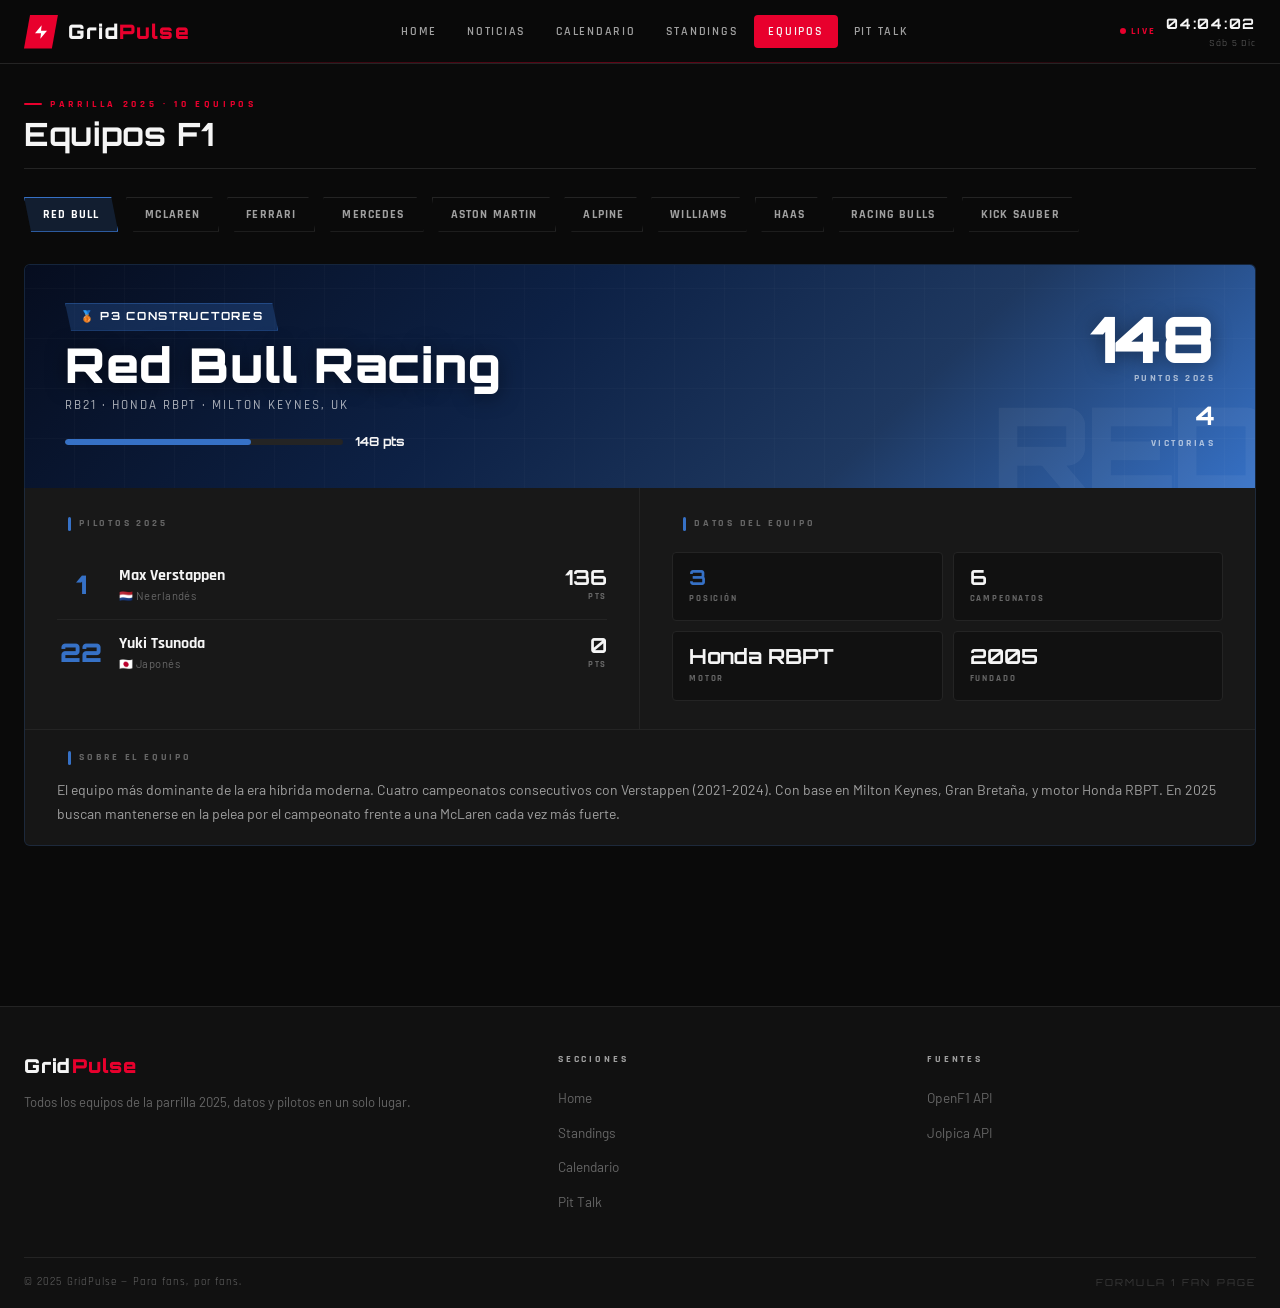
<file: equipos.html>
<!DOCTYPE html>
<html lang="es">
<head>
<meta charset="UTF-8">
<meta name="viewport" content="width=device-width, initial-scale=1.0">
<title>GridPulse · Equipos F1 2025</title>
<link rel="stylesheet" href="gridpulse.css">
<style>
/* ── TEAM TABS ── */
.team-tabs-wrap {
  display: flex;
  flex-wrap: wrap;
  gap: 8px;
  margin-bottom: 32px;
}

.team-tab-btn {
  font-family: var(--font-ui);
  font-size: 0.72rem;
  font-weight: 700;
  letter-spacing: 0.1em;
  text-transform: uppercase;
  padding: 9px 18px;
  border: 1px solid var(--border);
  background: transparent;
  color: var(--gray);
  cursor: pointer;
  clip-path: polygon(0 0, calc(100% - 7px) 0, 100% 100%, 7px 100%);
  transition: all var(--transition);
  position: relative;
}
.team-tab-btn:hover { color: var(--white); border-color: var(--border-lit); }
.team-tab-btn.active { color: white; }

/* ── TEAM CARD ── */
.team-card { animation: gp-fadeIn 0.35s ease; }

.team-hero {
  position: relative;
  padding: 36px 40px;
  overflow: hidden;
  border-radius: var(--radius-md) var(--radius-md) 0 0;
  min-height: 180px;
  display: flex;
  align-items: flex-end;
  justify-content: space-between;
  gap: 20px;
  flex-wrap: wrap;
}

.team-hero-bg {
  position: absolute;
  inset: 0;
  pointer-events: none;
}

.team-hero-grid {
  position: absolute;
  inset: 0;
  background-image:
    repeating-linear-gradient(90deg, transparent, transparent 49px, rgba(255,255,255,0.04) 50px),
    repeating-linear-gradient(0deg, transparent, transparent 49px, rgba(255,255,255,0.04) 50px);
  pointer-events: none;
}

.team-hero-watermark {
  position: absolute;
  right: -10px; bottom: -20px;
  font-family: var(--font-display);
  font-size: 120px;
  font-weight: 900;
  color: white;
  opacity: 0.05;
  line-height: 1;
  pointer-events: none;
  letter-spacing: -0.05em;
  user-select: none;
}

.team-hero-content { position: relative; z-index: 2; }

.team-hero-name {
  font-family: var(--font-display);
  font-size: clamp(1.8rem, 4vw, 3rem);
  font-weight: 900;
  color: white;
  line-height: 1;
  text-shadow: 0 2px 20px rgba(0,0,0,0.5);
  letter-spacing: 0.02em;
}

.team-hero-chassis {
  font-family: var(--font-ui);
  font-size: 0.82rem;
  font-weight: 500;
  color: rgba(255,255,255,0.65);
  letter-spacing: 0.15em;
  margin-top: 6px;
  text-transform: uppercase;
}

.team-hero-right {
  position: relative;
  z-index: 2;
  text-align: right;
}

.team-hero-pts {
  font-family: var(--font-display);
  font-size: clamp(2.5rem, 5vw, 4rem);
  font-weight: 900;
  color: white;
  line-height: 1;
  text-shadow: 0 2px 20px rgba(0,0,0,0.4);
}

.team-hero-pts-label {
  font-family: var(--font-ui);
  font-size: 0.62rem;
  font-weight: 700;
  letter-spacing: 0.25em;
  color: rgba(255,255,255,0.6);
  text-transform: uppercase;
}

/* TEAM BODY */
.team-body {
  background: var(--panel);
  border: 1px solid var(--border);
  border-top: none;
  border-radius: 0 0 var(--radius-md) var(--radius-md);
}

.team-body-grid {
  display: grid;
  grid-template-columns: 1fr 1fr;
  gap: 0;
}

.team-section {
  padding: 28px 32px;
  border-right: 1px solid var(--border);
}
.team-section:last-child { border-right: none; }

.team-section-title {
  font-family: var(--font-ui);
  font-size: 0.62rem;
  font-weight: 700;
  letter-spacing: 0.28em;
  color: var(--gray-mid);
  text-transform: uppercase;
  margin-bottom: 20px;
  display: flex;
  align-items: center;
  gap: 8px;
}
.team-section-title::before {
  content: '';
  width: 3px; height: 12px;
  border-radius: 2px;
  display: block;
  flex-shrink: 0;
}

/* DRIVERS */
.driver-card {
  display: flex;
  align-items: center;
  gap: 14px;
  padding: 14px 0;
  border-bottom: 1px solid var(--border);
}
.driver-card:last-child { border-bottom: none; }

.driver-number-badge {
  font-family: var(--font-display);
  font-size: 1.6rem;
  font-weight: 900;
  line-height: 1;
  min-width: 48px;
  text-align: center;
}

.driver-card-info { flex: 1; }

.driver-card-name {
  font-family: var(--font-ui);
  font-size: 1rem;
  font-weight: 700;
  color: var(--white);
  line-height: 1.2;
}

.driver-card-nat {
  font-size: 0.7rem;
  color: var(--gray-mid);
  margin-top: 2px;
  letter-spacing: 0.04em;
}

.driver-card-pts {
  text-align: right;
}
.driver-card-pts-num {
  font-family: var(--font-display);
  font-size: 1.3rem;
  font-weight: 700;
  color: var(--white);
  line-height: 1;
}
.driver-card-pts-label {
  font-family: var(--font-ui);
  font-size: 0.55rem;
  font-weight: 700;
  letter-spacing: 0.18em;
  color: var(--gray-mid);
  text-transform: uppercase;
  margin-top: 2px;
}

/* STATS GRID */
.team-stats-grid {
  display: grid;
  grid-template-columns: 1fr 1fr;
  gap: 10px;
}

.team-stat-box {
  background: var(--dark);
  border: 1px solid var(--border);
  border-radius: var(--radius);
  padding: 14px 16px;
  transition: border-color var(--transition);
}
.team-stat-box:hover { border-color: var(--border-lit); }

.team-stat-val {
  font-family: var(--font-display);
  font-size: 1.3rem;
  font-weight: 700;
  color: var(--white);
  line-height: 1;
}

.team-stat-key {
  font-family: var(--font-ui);
  font-size: 0.58rem;
  font-weight: 700;
  letter-spacing: 0.2em;
  color: var(--gray-mid);
  text-transform: uppercase;
  margin-top: 4px;
}

/* ABOUT */
.team-about {
  padding: 20px 32px;
  border-top: 1px solid var(--border);
  background: rgba(0,0,0,0.1);
}
.team-about p {
  font-size: 0.875rem;
  color: var(--gray);
  line-height: 1.7;
}

/* CHAMPIONSHIP BAR */
.champ-bar-wrap {
  margin-top: 16px;
  display: flex;
  align-items: center;
  gap: 12px;
}
.champ-bar-track {
  flex: 1;
  height: 6px;
  background: var(--border);
  border-radius: 3px;
  overflow: hidden;
}
.champ-bar-fill {
  height: 100%;
  border-radius: 3px;
  width: 0;
  transition: width 1.2s cubic-bezier(.4,0,.2,1);
}
.champ-bar-label {
  font-family: var(--font-display);
  font-size: 0.78rem;
  font-weight: 700;
  color: var(--white);
  min-width: 30px;
  text-align: right;
}

/* POSITION BADGE */
.team-pos-badge {
  display: inline-flex;
  align-items: center;
  gap: 6px;
  font-family: var(--font-display);
  font-size: 0.7rem;
  font-weight: 700;
  letter-spacing: 0.15em;
  color: white;
  padding: 4px 14px;
  clip-path: polygon(0 0, calc(100% - 6px) 0, 100% 100%, 6px 100%);
  text-transform: uppercase;
}

@media (max-width: 768px) {
  .team-body-grid { grid-template-columns: 1fr; }
  .team-section { border-right: none; border-bottom: 1px solid var(--border); }
  .team-section:last-child { border-bottom: none; }
  .team-hero { padding: 24px 20px; }
  .team-stats-grid { grid-template-columns: 1fr 1fr; }
  .team-about { padding: 18px 20px; }
}
</style>
</head>
<body>

<header class="gp-header">
  <div class="gp-container gp-header-inner">
    <a href="index.html" class="gp-logo">
      <div class="gp-logo-mark"><svg viewBox="0 0 24 24" fill="white"><path d="M13 2L3 14h9l-1 8 10-12h-9l1-8z"/></svg></div>
      <span class="gp-logo-text">Grid<span>Pulse</span></span>
    </a>
    <nav class="gp-nav">
      <a href="index.html"      class="gp-nav-link">Home</a>
      <a href="noticias.html"   class="gp-nav-link">Noticias</a>
      <a href="calendario.html" class="gp-nav-link">Calendario</a>
      <a href="standings.html"  class="gp-nav-link">Standings</a>
      <a href="equipos.html"    class="gp-nav-link active">Equipos</a>
      <a href="pittalk.html"    class="gp-nav-link">Pit Talk</a>
    </nav>
    <div class="gp-clock-wrap">
      <div class="gp-live-pill"><div class="gp-live-dot"></div>LIVE</div>
      <div>
        <div class="gp-clock" id="gp-clock">--:--:--</div>
        <div class="gp-clock-date" id="gp-clock-date">---</div>
      </div>
    </div>
    <button class="gp-hamburger" id="gp-hamburger" onclick="gpToggleMenu()"><span></span><span></span><span></span></button>
  </div>
</header>

<nav class="gp-mobile-nav" id="gp-mobile-nav">
  <a href="index.html">🏠 Home</a>
  <a href="noticias.html">📰 Noticias</a>
  <a href="calendario.html">📅 Calendario</a>
  <a href="standings.html">🏆 Standings</a>
  <a href="equipos.html" class="active">🏎️ Equipos</a>
  <a href="pittalk.html">💬 Pit Talk</a>
</nav>

<main class="gp-page">
<div class="gp-container">

  <div class="gp-section-header gp-anim-fadeUp">
    <div>
      <div class="gp-section-eyebrow">Parrilla 2025 · 10 Equipos</div>
      <div class="gp-section-title">Equipos F1</div>
    </div>
  </div>

  <!-- TEAM TABS -->
  <div class="team-tabs-wrap gp-anim-fadeUp" id="team-tabs"></div>

  <!-- TEAM CARD -->
  <div id="team-card"></div>

</div>
</main>

<footer class="gp-footer">
  <div class="gp-container">
    <div class="gp-footer-inner">
      <div class="gp-footer-brand">
        <div class="gp-footer-brand-name">Grid<span>Pulse</span></div>
        <p class="gp-footer-desc">Todos los equipos de la parrilla 2025, datos y pilotos en un solo lugar.</p>
      </div>
      <div class="gp-footer-col">
        <h4>Secciones</h4>
        <ul class="gp-footer-links">
          <li><a href="index.html">Home</a></li>
          <li><a href="standings.html">Standings</a></li>
          <li><a href="calendario.html">Calendario</a></li>
          <li><a href="pittalk.html">Pit Talk</a></li>
        </ul>
      </div>
      <div class="gp-footer-col">
        <h4>Fuentes</h4>
        <ul class="gp-footer-links">
          <li><a href="https://openf1.org" target="_blank">OpenF1 API</a></li>
          <li><a href="https://jolpi.ca" target="_blank">Jolpica API</a></li>
        </ul>
      </div>
    </div>
    <div class="gp-footer-bottom">
      <span class="gp-footer-copy">© 2025 GridPulse — Para fans, por fans.</span>
      <span class="gp-footer-tag">FORMULA 1 FAN PAGE</span>
    </div>
  </div>
</footer>

<script>
// ═══════════════════════════════════════════════
//  TEAMS DATA 2025
// ═══════════════════════════════════════════════
const TEAMS = [
  {
    id: 'redbull',
    name: 'Red Bull Racing',
    short: 'Red Bull',
    color: '#3671C6',
    colorDark: '#1a3a6e',
    gradient: 'linear-gradient(135deg, #060d1f 0%, #0d2145 40%, #1E3860 70%, #3671C6 100%)',
    chassis: 'RB21',
    engine: 'Honda RBPT',
    base: 'Milton Keynes, UK',
    founded: 2005,
    championships: 6,
    pos: 3,
    pts: 148,
    wins: 4,
    drivers: [
      { name: 'Max Verstappen',  number: 1,  nat: '🇳🇱 Neerlandés',  pts: 136 },
      { name: 'Yuki Tsunoda',    number: 22, nat: '🇯🇵 Japonés',      pts: 0   },
    ],
    about: 'El equipo más dominante de la era híbrida moderna. Cuatro campeonatos consecutivos con Verstappen (2021-2024). Con base en Milton Keynes, Gran Bretaña, y motor Honda RBPT. En 2025 buscan mantenerse en la pelea por el campeonato frente a una McLaren cada vez más fuerte.',
  },
  {
    id: 'mclaren',
    name: 'McLaren',
    short: 'McLaren',
    color: '#FF8000',
    colorDark: '#7a3c00',
    gradient: 'linear-gradient(135deg, #1a0e00 0%, #4a2200 40%, #8a4000 70%, #FF8000 100%)',
    chassis: 'MCL39',
    engine: 'Mercedes',
    base: 'Woking, UK',
    founded: 1966,
    championships: 8,
    pos: 1,
    pts: 221,
    wins: 3,
    drivers: [
      { name: 'Lando Norris',  number: 4,  nat: '🇬🇧 Británico',  pts: 131 },
      { name: 'Oscar Piastri', number: 81, nat: '🇦🇺 Australiano', pts: 90  },
    ],
    about: 'El renacimiento naranja. Tras años de reconstrucción, McLaren volvió a ganar carreras y en 2024 se llevó el campeonato de constructores. En 2025 lidera el campeonato con el MCL39, considerado por muchos el coche más rápido de la parrilla. Norris vs Verstappen promete ser el duelo del año.',
  },
  {
    id: 'ferrari',
    name: 'Ferrari',
    short: 'Ferrari',
    color: '#DC0000',
    colorDark: '#6b0000',
    gradient: 'linear-gradient(135deg, #1a0000 0%, #4a0000 40%, #8a0000 70%, #DC0000 100%)',
    chassis: 'SF-25',
    engine: 'Ferrari',
    base: 'Maranello, Italia',
    founded: 1950,
    championships: 16,
    pos: 2,
    pts: 158,
    wins: 1,
    drivers: [
      { name: 'Charles Leclerc', number: 16, nat: '🇲🇨 Monegasco',  pts: 98 },
      { name: 'Lewis Hamilton',  number: 44, nat: '🇬🇧 Británico',  pts: 60 },
    ],
    about: 'La Scuderia más icónica de la F1. Con 16 campeonatos de constructores y una historia irrepetible, Ferrari apuesta en 2025 por la combinación más mediática: Leclerc + Hamilton. El SF-25 ha mostrado velocidad en clasificación aunque con irregularidades en carrera. Los Tifosi esperan el retorno al trono.',
  },
  {
    id: 'mercedes',
    name: 'Mercedes',
    short: 'Mercedes',
    color: '#00D2BE',
    colorDark: '#005a52',
    gradient: 'linear-gradient(135deg, #001a18 0%, #003830 40%, #006055 70%, #00D2BE 100%)',
    chassis: 'W16',
    engine: 'Mercedes',
    base: 'Brackley, UK',
    founded: 2010,
    championships: 8,
    pos: 4,
    pts: 130,
    wins: 0,
    drivers: [
      { name: 'George Russell',   number: 63, nat: '🇬🇧 Británico', pts: 87 },
      { name: 'Kimi Antonelli',   number: 12, nat: '🇮🇹 Italiano',  pts: 43 },
    ],
    about: 'Ocho campeonatos consecutivos (2014-2021) convirtieron a Mercedes en la dinastía más dominante de la era híbrida. En 2025 presentan al jovencísimo Kimi Antonelli junto a Russell. El W16 ha mejorado pero aún buscan la consistencia perdida. Antonelli, con solo 18 años, es la gran apuesta del equipo flecha.',
  },
  {
    id: 'astonmartin',
    name: 'Aston Martin',
    short: 'Aston Martin',
    color: '#006F62',
    colorDark: '#003830',
    gradient: 'linear-gradient(135deg, #001a17 0%, #003028 40%, #005045 70%, #006F62 100%)',
    chassis: 'AMR25',
    engine: 'Mercedes',
    base: 'Silverstone, UK',
    founded: 2018,
    championships: 0,
    pos: 6,
    pts: 34,
    wins: 0,
    drivers: [
      { name: 'Fernando Alonso', number: 14, nat: '🇪🇸 Español',   pts: 34 },
      { name: 'Lance Stroll',    number: 18, nat: '🇨🇦 Canadiense', pts: 2  },
    ],
    about: 'Verde británico de regreso a la élite. Con la llegada de Fernando Alonso en 2023, Aston Martin vivió su mejor temporada. La nueva fábrica y la alianza con Honda para 2026 auguran un futuro prometedor. En 2025 buscan recuperar el nivel del AMR23 mientras preparan el salto tecnológico del próximo reglamento.',
  },
  {
    id: 'alpine',
    name: 'Alpine',
    short: 'Alpine',
    color: '#0090FF',
    colorDark: '#003a70',
    gradient: 'linear-gradient(135deg, #000a1a 0%, #001a40 40%, #003070 70%, #0090FF 100%)',
    chassis: 'A525',
    engine: 'Renault',
    base: 'Enstone, UK / Viry-Châtillon, FR',
    founded: 2021,
    championships: 2,
    pos: 7,
    pts: 22,
    wins: 0,
    drivers: [
      { name: 'Pierre Gasly',  number: 10, nat: '🇫🇷 Francés',   pts: 16 },
      { name: 'Jack Doohan',   number: 7,  nat: '🇦🇺 Australiano', pts: 4  },
    ],
    about: 'La marca deportiva de Renault en la F1, heredera del legado de dos campeonatos con Fernando Alonso (2005-2006). En 2025 apuestan por la dupla Gasly-Doohan mientras el equipo atraviesa una profunda reestructuración técnica. La A525 ha mostrado destellos de velocidad, pero la consistencia sigue siendo el reto pendiente.',
  },
  {
    id: 'williams',
    name: 'Williams',
    short: 'Williams',
    color: '#37BEDD',
    colorDark: '#135070',
    gradient: 'linear-gradient(135deg, #001825 0%, #003550 40%, #0060880 70%, #37BEDD 100%)',
    chassis: 'FW47',
    engine: 'Mercedes',
    base: 'Grove, UK',
    founded: 1977,
    championships: 7,
    pos: 5,
    pts: 68,
    wins: 0,
    drivers: [
      { name: 'Carlos Sainz',    number: 55, nat: '🇪🇸 Español', pts: 68 },
      { name: 'Alexander Albon', number: 23, nat: '🇹🇭 Tailandés', pts: 14 },
    ],
    about: 'El equipo privado más exitoso de la historia de la Fórmula 1. Siete campeonatos de constructores en los años 80 y 90 con nombres como Mansell, Hill y Villeneuve. La llegada de Carlos Sainz en 2025 ha devuelto el brillo al equipo de Grove. La FW47 es claramente el mejor Williams en años, y los puntos lo demuestran.',
  },
  {
    id: 'haas',
    name: 'Haas F1 Team',
    short: 'Haas',
    color: '#B6BABD',
    colorDark: '#404040',
    gradient: 'linear-gradient(135deg, #111111 0%, #252525 40%, #3a3a3a 70%, #B6BABD 100%)',
    chassis: 'VF-25',
    engine: 'Ferrari',
    base: 'Kannapolis, USA / Banbury, UK',
    founded: 2016,
    championships: 0,
    pos: 8,
    pts: 20,
    wins: 0,
    drivers: [
      { name: 'Esteban Ocon',    number: 31, nat: '🇫🇷 Francés',   pts: 18 },
      { name: 'Oliver Bearman',  number: 87, nat: '🇬🇧 Británico', pts: 8  },
    ],
    about: 'El único equipo estadounidense de la parrilla, fundado por el empresario Gene Haas. Opera con una estrecha alianza con Ferrari en componentes y motor. En 2025 presenta a una joven dupla con Ocon y Bearman, apostando por el talento joven. La popularidad del equipo explotó con la serie documental "Drive to Survive".',
  },
  {
    id: 'racingbulls',
    name: 'Racing Bulls',
    short: 'Racing Bulls',
    color: '#4169E1',
    colorDark: '#1a2d70',
    gradient: 'linear-gradient(135deg, #060a18 0%, #0f1a40 40%, #1e3070 70%, #4169E1 100%)',
    chassis: 'VCARB 02',
    engine: 'Honda RBPT',
    base: 'Faenza, Italia',
    founded: 2006,
    championships: 0,
    pos: 9,
    pts: 16,
    wins: 0,
    drivers: [
      { name: 'Liam Lawson',   number: 30, nat: '🇳🇿 Neozelandés', pts: 12 },
      { name: 'Isack Hadjar',  number: 6,  nat: '🇫🇷 Francés',     pts: 6  },
    ],
    about: 'La academia de Red Bull convertida en equipo propio. Antes conocidos como Toro Rosso y AlphaTauri, los Racing Bulls son el trampolín que ha lanzado a pilotos como Vettel, Ricciardo, Verstappen y Gasly hacia la élite. En 2025 Lawson y Hadjar buscan su lugar en el mapa y atraer la atención de Red Bull principal.',
  },
  {
    id: 'sauber',
    name: 'Stake F1 / Kick Sauber',
    short: 'Kick Sauber',
    color: '#52E252',
    colorDark: '#1a5c1a',
    gradient: 'linear-gradient(135deg, #001a00 0%, #0a3a0a 40%, #1a5a1a 70%, #52E252 100%)',
    chassis: 'C45',
    engine: 'Ferrari',
    base: 'Hinwil, Suiza',
    founded: 1993,
    championships: 0,
    pos: 10,
    pts: 8,
    wins: 0,
    drivers: [
      { name: 'Nico Hülkenberg', number: 27, nat: '🇩🇪 Alemán',    pts: 24 },
      { name: 'Gabriel Bortoleto', number: 5, nat: '🇧🇷 Brasileño', pts: 2  },
    ],
    about: 'La histórica escudería suiza está en plena metamorfosis. En 2026 se convertirá oficialmente en el equipo de fábrica de Audi en la Fórmula 1, marcando el regreso de una marca alemana premium a la máxima categoría. En 2025, Hülkenberg y el campeón de F2 Bortoleto intentan sumar puntos mientras la transición avanza.',
  },
];

// ═══════════════════════════════════════════════
//  CLOCK
// ═══════════════════════════════════════════════
(function clock(){
  const pad = n => String(n).padStart(2,'0');
  setInterval(()=>{
    const n = new Date();
    const c = document.getElementById('gp-clock');
    const d = document.getElementById('gp-clock-date');
    if(c) c.textContent = `${pad(n.getHours())}:${pad(n.getMinutes())}:${pad(n.getSeconds())}`;
    if(d){
      const ms=['Ene','Feb','Mar','Abr','May','Jun','Jul','Ago','Sep','Oct','Nov','Dic'];
      const wd=['Dom','Lun','Mar','Mié','Jue','Vie','Sáb'];
      d.textContent=`${wd[n.getDay()]} ${n.getDate()} ${ms[n.getMonth()]}`;
    }
  }, 1000);
})();

// ═══════════════════════════════════════════════
//  RENDER TABS
// ═══════════════════════════════════════════════
function renderTabs(activeIdx = 0) {
  const wrap = document.getElementById('team-tabs');
  wrap.innerHTML = TEAMS.map((t, i) => `
    <button
      class="team-tab-btn ${i === activeIdx ? 'active' : ''}"
      id="tab-${t.id}"
      onclick="selectTeam(${i})"
      style="${i === activeIdx
        ? `background:${t.color}33; border-color:${t.color}; color:white;`
        : ''}"
    >${t.short}</button>
  `).join('');
}

// ═══════════════════════════════════════════════
//  RENDER TEAM CARD
// ═══════════════════════════════════════════════
function selectTeam(idx) {
  const t = TEAMS[idx];

  // Update tabs
  TEAMS.forEach((team, i) => {
    const btn = document.getElementById(`tab-${team.id}`);
    if (!btn) return;
    if (i === idx) {
      btn.classList.add('active');
      btn.style.background   = team.color + '33';
      btn.style.borderColor  = team.color;
      btn.style.color        = 'white';
    } else {
      btn.classList.remove('active');
      btn.style.background  = 'transparent';
      btn.style.borderColor = 'var(--border)';
      btn.style.color       = 'var(--gray)';
    }
  });

  // Max pts for bar
  const maxPts = Math.max(...TEAMS.map(x => x.pts));

  // Position label
  const posLabels = { 1:'🥇 P1', 2:'🥈 P2', 3:'🥉 P3' };
  const posLabel = posLabels[t.pos] || `P${t.pos}`;

  const card = document.getElementById('team-card');
  card.style.opacity = '0';
  card.style.transition = 'opacity 0.25s ease';

  setTimeout(() => {
    card.innerHTML = `
    <div class="team-card">

      <!-- HERO BANNER -->
      <div class="team-hero" style="border:1px solid ${t.color}44; border-bottom:none;">
        <div class="team-hero-bg" style="background:${t.gradient}"></div>
        <div class="team-hero-grid"></div>
        <div class="team-hero-watermark">${t.short.split(' ')[0].toUpperCase()}</div>

        <div class="team-hero-content">
          <div style="margin-bottom:10px;">
            <span class="team-pos-badge" style="background:${t.color}44; border:1px solid ${t.color}66;">${posLabel} Constructores</span>
          </div>
          <div class="team-hero-name">${t.name}</div>
          <div class="team-hero-chassis">${t.chassis} · ${t.engine} · ${t.base}</div>

          <!-- Championship progress bar -->
          <div class="champ-bar-wrap" style="margin-top:16px; max-width:340px;">
            <div class="champ-bar-track">
              <div class="champ-bar-fill" id="hero-bar" style="background:${t.color};"></div>
            </div>
            <div class="champ-bar-label">${t.pts} pts</div>
          </div>
        </div>

        <div class="team-hero-right">
          <div class="team-hero-pts">${t.pts}</div>
          <div class="team-hero-pts-label">Puntos 2025</div>
          <div style="margin-top:8px;">
            <div style="font-family:var(--font-display);font-size:1.6rem;font-weight:700;color:white;text-align:right;">${t.wins}</div>
            <div class="team-hero-pts-label">Victorias</div>
          </div>
        </div>
      </div>

      <!-- BODY -->
      <div class="team-body" style="border-color:${t.color}33;">
        <div class="team-body-grid">

          <!-- DRIVERS -->
          <div class="team-section">
            <div class="team-section-title" style="--accent:${t.color}">
              <span style="width:3px;height:14px;background:${t.color};border-radius:2px;display:block;"></span>
              Pilotos 2025
            </div>
            ${t.drivers.map(d => `
            <div class="driver-card">
              <div class="driver-number-badge" style="color:${t.color};">${d.number}</div>
              <div class="driver-card-info">
                <div class="driver-card-name">${d.name}</div>
                <div class="driver-card-nat">${d.nat}</div>
              </div>
              <div class="driver-card-pts">
                <div class="driver-card-pts-num">${d.pts}</div>
                <div class="driver-card-pts-label">PTS</div>
              </div>
            </div>`).join('')}
          </div>

          <!-- STATS -->
          <div class="team-section">
            <div class="team-section-title">
              <span style="width:3px;height:14px;background:${t.color};border-radius:2px;display:block;"></span>
              Datos del Equipo
            </div>
            <div class="team-stats-grid">
              <div class="team-stat-box">
                <div class="team-stat-val" style="color:${t.color};">${t.pos}</div>
                <div class="team-stat-key">Posición</div>
              </div>
              <div class="team-stat-box">
                <div class="team-stat-val">${t.championships}</div>
                <div class="team-stat-key">Campeonatos</div>
              </div>
              <div class="team-stat-box">
                <div class="team-stat-val">${t.engine}</div>
                <div class="team-stat-key">Motor</div>
              </div>
              <div class="team-stat-box">
                <div class="team-stat-val">${t.founded}</div>
                <div class="team-stat-key">Fundado</div>
              </div>
            </div>
          </div>

        </div>

        <!-- ABOUT -->
        <div class="team-about">
          <div class="team-section-title" style="margin-bottom:12px;">
            <span style="width:3px;height:14px;background:${t.color};border-radius:2px;display:block;"></span>
            Sobre el equipo
          </div>
          <p>${t.about}</p>
        </div>
      </div>

    </div>`;

    // Animate hero bar
    setTimeout(() => {
      const bar = document.getElementById('hero-bar');
      if (bar) bar.style.width = Math.round((t.pts / maxPts) * 100) + '%';
    }, 80);

    card.style.opacity = '1';
  }, 120);
}

// ── INIT ──
renderTabs(0);
selectTeam(0);

function gpToggleMenu() {
  document.getElementById('gp-mobile-nav').classList.toggle('open');
  document.getElementById('gp-hamburger').classList.toggle('open');
}
</script>
</body>
</html>
</file>
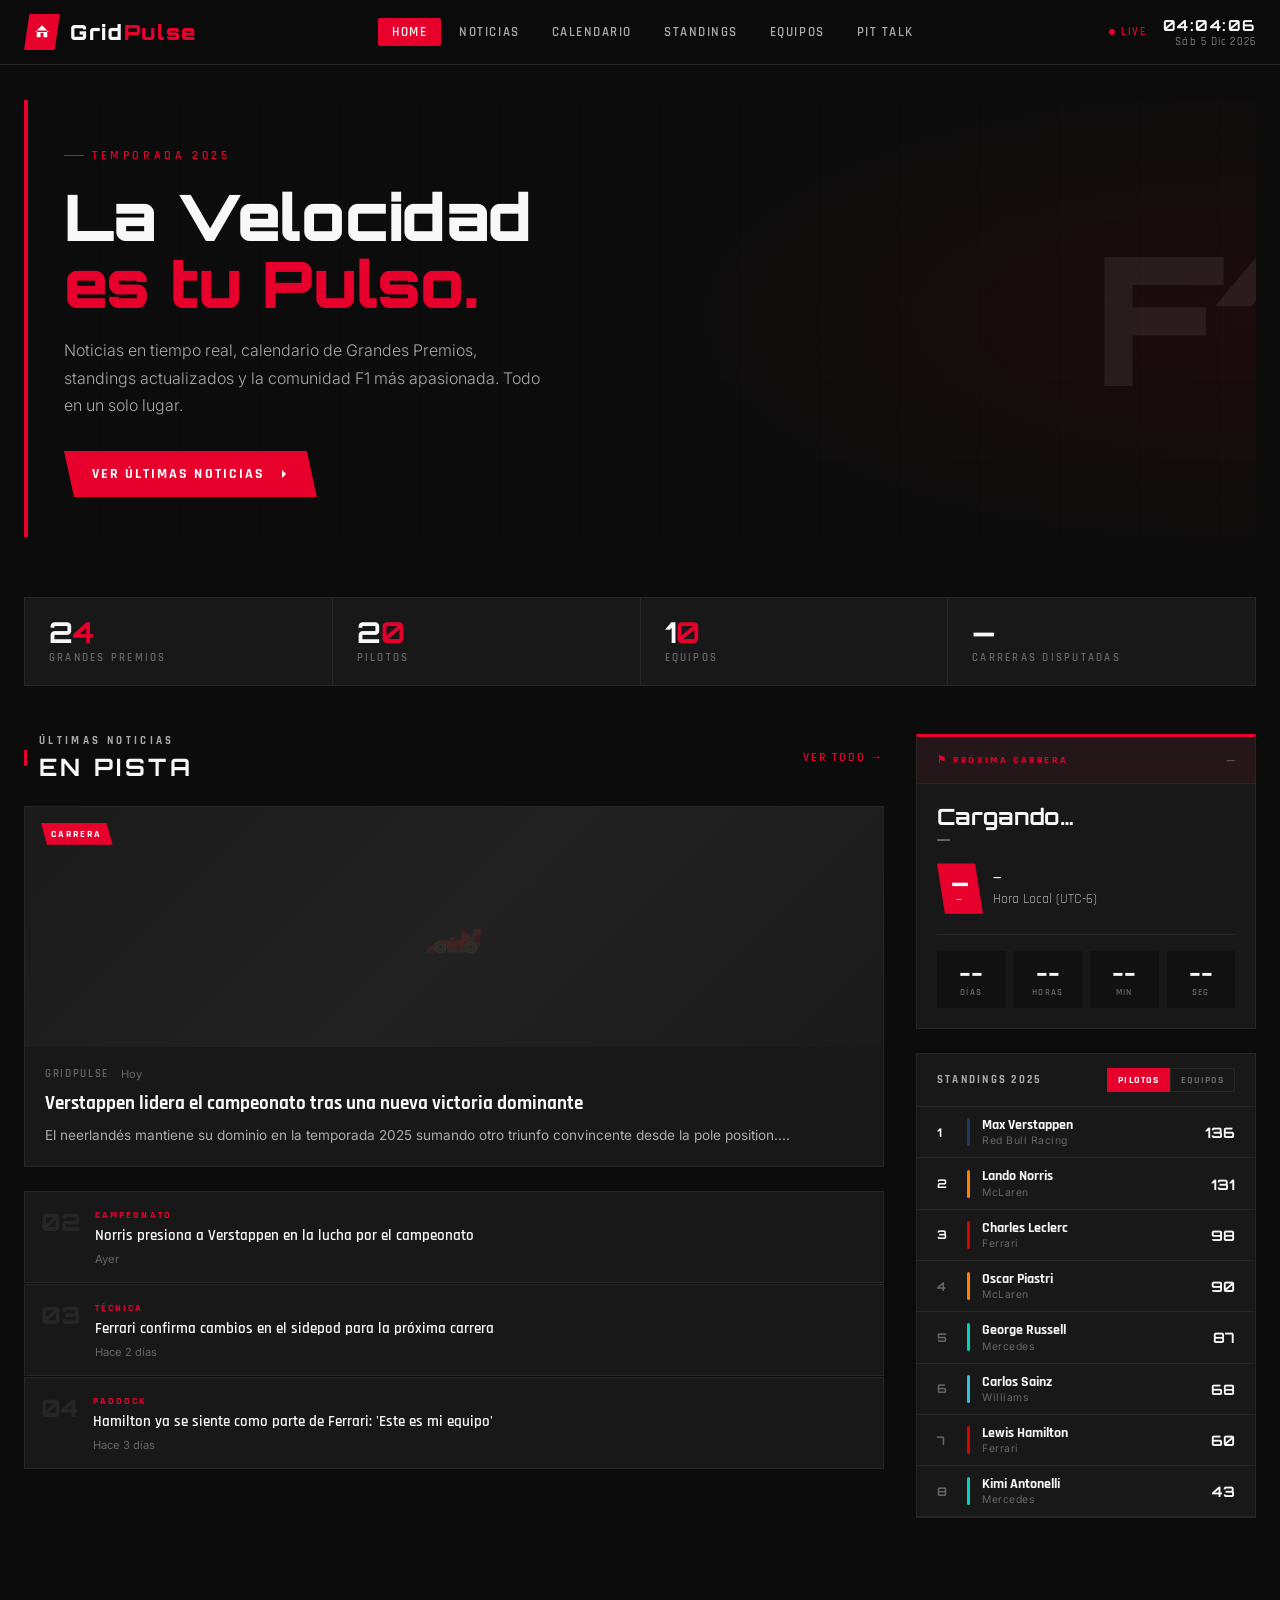
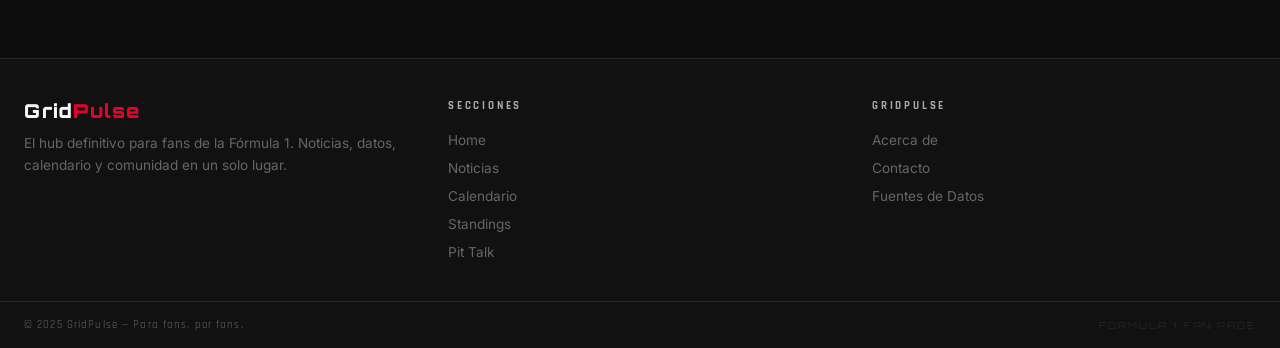
<file: gridpulse-home.html>
<!DOCTYPE html>
<html lang="es">
<head>
<meta charset="UTF-8">
<meta name="viewport" content="width=device-width, initial-scale=1.0">
<title>GridPulse — F1 para Fans</title>
<link href="https://fonts.googleapis.com/css2?family=Rajdhani:wght@300;400;500;600;700&family=Orbitron:wght@400;700;900&family=Inter:wght@300;400;500&display=swap" rel="stylesheet">
<style>
  :root {
    --red: #E8002D;
    --red-dark: #b0001f;
    --black: #0c0c0c;
    --dark: #111111;
    --panel: #181818;
    --border: #262626;
    --border-light: #333;
    --white: #f8f8f8;
    --gray: #aaaaaa;
    --gray-mid: #666;
    --accent: #ffffff;
  }

  * { margin: 0; padding: 0; box-sizing: border-box; }

  html { scroll-behavior: smooth; }

  body {
    background: var(--black);
    color: var(--white);
    font-family: 'Inter', sans-serif;
    min-height: 100vh;
    overflow-x: hidden;
  }

  /* ─── SCROLLBAR ─── */
  ::-webkit-scrollbar { width: 4px; }
  ::-webkit-scrollbar-track { background: var(--black); }
  ::-webkit-scrollbar-thumb { background: var(--red); border-radius: 2px; }

  /* ─── HEADER / NAV ─── */
  header {
    position: fixed;
    top: 0; left: 0; right: 0;
    z-index: 1000;
    background: rgba(12,12,12,0.95);
    backdrop-filter: blur(12px);
    border-bottom: 1px solid var(--border);
  }

  .header-inner {
    max-width: 1400px;
    margin: 0 auto;
    padding: 0 24px;
    height: 64px;
    display: flex;
    align-items: center;
    justify-content: space-between;
    gap: 20px;
  }

  .logo {
    display: flex;
    align-items: center;
    gap: 10px;
    text-decoration: none;
    flex-shrink: 0;
  }

  .logo-icon {
    width: 36px;
    height: 36px;
    background: var(--red);
    clip-path: polygon(15% 0%, 100% 0%, 85% 100%, 0% 100%);
    display: flex;
    align-items: center;
    justify-content: center;
  }

  .logo-icon svg { width: 18px; height: 18px; fill: white; }

  .logo-text {
    font-family: 'Orbitron', sans-serif;
    font-weight: 900;
    font-size: 1.3rem;
    letter-spacing: 0.08em;
    color: var(--white);
  }

  .logo-text span { color: var(--red); }

  /* LIVE CLOCK in header */
  .header-clock {
    display: flex;
    align-items: center;
    gap: 16px;
  }

  .live-indicator {
    display: flex;
    align-items: center;
    gap: 6px;
    font-family: 'Rajdhani', sans-serif;
    font-size: 0.7rem;
    font-weight: 600;
    letter-spacing: 0.15em;
    color: var(--red);
    text-transform: uppercase;
  }

  .live-dot {
    width: 6px; height: 6px;
    background: var(--red);
    border-radius: 50%;
    animation: pulse 1.5s ease-in-out infinite;
  }

  @keyframes pulse {
    0%, 100% { opacity: 1; transform: scale(1); }
    50% { opacity: 0.4; transform: scale(0.7); }
  }

  .clock {
    font-family: 'Orbitron', sans-serif;
    font-size: 0.95rem;
    font-weight: 700;
    color: var(--white);
    letter-spacing: 0.1em;
    min-width: 80px;
  }

  .clock-date {
    font-family: 'Rajdhani', sans-serif;
    font-size: 0.7rem;
    color: var(--gray);
    letter-spacing: 0.1em;
    text-align: right;
  }

  /* NAV LINKS */
  nav.main-nav {
    display: flex;
    gap: 4px;
  }

  nav.main-nav a {
    font-family: 'Rajdhani', sans-serif;
    font-size: 0.8rem;
    font-weight: 600;
    letter-spacing: 0.12em;
    text-transform: uppercase;
    color: var(--gray);
    text-decoration: none;
    padding: 6px 14px;
    border-radius: 2px;
    transition: all 0.2s;
    white-space: nowrap;
  }

  nav.main-nav a:hover { color: var(--white); background: rgba(255,255,255,0.05); }
  nav.main-nav a.active { color: var(--white); background: var(--red); }

  .hamburger {
    display: none;
    flex-direction: column;
    gap: 5px;
    cursor: pointer;
    padding: 4px;
    background: none;
    border: none;
  }

  .hamburger span {
    display: block;
    width: 22px; height: 2px;
    background: var(--white);
    transition: all 0.3s;
  }

  /* MOBILE NAV */
  .mobile-nav {
    display: none;
    position: fixed;
    top: 64px; left: 0; right: 0;
    background: rgba(12,12,12,0.98);
    backdrop-filter: blur(12px);
    border-bottom: 1px solid var(--border);
    z-index: 999;
    padding: 16px 24px;
    flex-direction: column;
    gap: 4px;
  }

  .mobile-nav.open { display: flex; }

  .mobile-nav a {
    font-family: 'Rajdhani', sans-serif;
    font-size: 1rem;
    font-weight: 600;
    letter-spacing: 0.15em;
    text-transform: uppercase;
    color: var(--gray);
    text-decoration: none;
    padding: 12px 0;
    border-bottom: 1px solid var(--border);
    transition: color 0.2s;
  }

  .mobile-nav a:hover, .mobile-nav a.active { color: var(--red); }

  /* ─── MAIN LAYOUT ─── */
  main {
    max-width: 1400px;
    margin: 0 auto;
    padding: 80px 24px 60px;
  }

  /* ─── PAGE SECTIONS ─── */
  .page-section { display: none; }
  .page-section.active { display: block; }

  /* ─── HERO (HOME) ─── */
  .hero {
    position: relative;
    margin-top: 20px;
    margin-bottom: 60px;
    overflow: hidden;
    min-height: 380px;
    display: flex;
    align-items: center;
  }

  .hero-bg {
    position: absolute;
    inset: 0;
    background:
      radial-gradient(ellipse 70% 80% at 100% 50%, rgba(232,0,45,0.08) 0%, transparent 70%),
      repeating-linear-gradient(90deg, transparent, transparent 79px, rgba(255,255,255,0.02) 80px),
      repeating-linear-gradient(0deg, transparent, transparent 79px, rgba(255,255,255,0.02) 80px);
  }

  .hero-stripe {
    position: absolute;
    left: 0; top: 0; bottom: 0;
    width: 4px;
    background: var(--red);
  }

  .hero-content {
    position: relative;
    z-index: 2;
    padding: 40px 0 40px 40px;
    max-width: 640px;
  }

  .hero-tag {
    display: inline-flex;
    align-items: center;
    gap: 8px;
    font-family: 'Rajdhani', sans-serif;
    font-size: 0.75rem;
    font-weight: 600;
    letter-spacing: 0.3em;
    color: var(--red);
    text-transform: uppercase;
    margin-bottom: 20px;
  }

  .hero-tag::before {
    content: '';
    display: block;
    width: 20px; height: 1px;
    background: var(--red);
  }

  .hero-title {
    font-family: 'Orbitron', sans-serif;
    font-size: clamp(2.2rem, 5vw, 4rem);
    font-weight: 900;
    line-height: 1.05;
    letter-spacing: -0.01em;
    color: var(--white);
    margin-bottom: 20px;
  }

  .hero-title .highlight {
    color: var(--red);
    display: block;
  }

  .hero-desc {
    font-size: 1rem;
    font-weight: 300;
    color: var(--gray);
    line-height: 1.7;
    max-width: 480px;
    margin-bottom: 32px;
  }

  .hero-cta {
    display: inline-flex;
    align-items: center;
    gap: 10px;
    background: var(--red);
    color: white;
    font-family: 'Rajdhani', sans-serif;
    font-size: 0.85rem;
    font-weight: 700;
    letter-spacing: 0.15em;
    text-transform: uppercase;
    padding: 14px 28px;
    text-decoration: none;
    clip-path: polygon(0 0, calc(100% - 10px) 0, 100% 100%, 10px 100%);
    transition: background 0.2s;
    cursor: pointer;
    border: none;
  }

  .hero-cta:hover { background: var(--red-dark); }

  .hero-cta svg { width: 14px; height: 14px; fill: white; }

  .hero-right {
    position: absolute;
    right: -20px;
    top: 50%;
    transform: translateY(-50%);
    opacity: 0.07;
    pointer-events: none;
  }

  .hero-right-text {
    font-family: 'Orbitron', sans-serif;
    font-size: clamp(80px, 14vw, 180px);
    font-weight: 900;
    color: var(--white);
    line-height: 1;
    letter-spacing: -0.05em;
    white-space: nowrap;
  }

  /* ─── STATS BAR ─── */
  .stats-bar {
    display: grid;
    grid-template-columns: repeat(4, 1fr);
    gap: 1px;
    background: var(--border);
    border: 1px solid var(--border);
    margin-bottom: 48px;
  }

  .stat-item {
    background: var(--panel);
    padding: 20px 24px;
    display: flex;
    flex-direction: column;
    gap: 4px;
    transition: background 0.2s;
  }

  .stat-item:hover { background: #1e1e1e; }

  .stat-num {
    font-family: 'Orbitron', sans-serif;
    font-size: 1.8rem;
    font-weight: 700;
    color: var(--white);
    line-height: 1;
  }

  .stat-num span { color: var(--red); }

  .stat-label {
    font-family: 'Rajdhani', sans-serif;
    font-size: 0.7rem;
    font-weight: 600;
    letter-spacing: 0.2em;
    color: var(--gray-mid);
    text-transform: uppercase;
  }

  /* ─── SECTION TITLES ─── */
  .section-header {
    display: flex;
    align-items: center;
    justify-content: space-between;
    margin-bottom: 24px;
  }

  .section-title {
    display: flex;
    align-items: center;
    gap: 12px;
    font-family: 'Rajdhani', sans-serif;
    font-size: 0.7rem;
    font-weight: 700;
    letter-spacing: 0.3em;
    color: var(--gray);
    text-transform: uppercase;
  }

  .section-title::before {
    content: '';
    display: block;
    width: 3px; height: 16px;
    background: var(--red);
  }

  .section-title-big {
    font-family: 'Orbitron', sans-serif;
    font-size: 1.5rem;
    font-weight: 700;
    color: var(--white);
    display: block;
    margin-top: 4px;
  }

  .see-all {
    font-family: 'Rajdhani', sans-serif;
    font-size: 0.75rem;
    font-weight: 600;
    letter-spacing: 0.15em;
    color: var(--red);
    text-decoration: none;
    text-transform: uppercase;
    display: flex;
    align-items: center;
    gap: 6px;
    transition: gap 0.2s;
  }

  .see-all:hover { gap: 10px; }

  /* ─── HOME GRID ─── */
  .home-grid {
    display: grid;
    grid-template-columns: 1fr 340px;
    gap: 32px;
  }

  /* ─── NEWS CARDS ─── */
  .news-featured {
    background: var(--panel);
    border: 1px solid var(--border);
    overflow: hidden;
    cursor: pointer;
    transition: border-color 0.2s;
    margin-bottom: 24px;
  }

  .news-featured:hover { border-color: var(--red); }

  .news-featured-img {
    width: 100%;
    height: 240px;
    background: linear-gradient(135deg, #1a1a1a 0%, #222 50%, #1a1a1a 100%);
    display: flex;
    align-items: center;
    justify-content: center;
    overflow: hidden;
    position: relative;
  }

  .news-featured-img img {
    width: 100%;
    height: 100%;
    object-fit: cover;
    opacity: 0.8;
  }

  .news-featured-img .placeholder-icon {
    font-size: 48px;
    opacity: 0.15;
  }

  .news-cat {
    position: absolute;
    top: 16px; left: 16px;
    background: var(--red);
    font-family: 'Rajdhani', sans-serif;
    font-size: 0.65rem;
    font-weight: 700;
    letter-spacing: 0.2em;
    color: white;
    text-transform: uppercase;
    padding: 4px 10px;
    clip-path: polygon(0 0, calc(100% - 6px) 0, 100% 100%, 6px 100%);
  }

  .news-featured-body { padding: 20px; }

  .news-meta {
    display: flex;
    align-items: center;
    gap: 12px;
    margin-bottom: 10px;
  }

  .news-source {
    font-family: 'Rajdhani', sans-serif;
    font-size: 0.7rem;
    font-weight: 600;
    letter-spacing: 0.15em;
    color: var(--gray-mid);
    text-transform: uppercase;
  }

  .news-time {
    font-size: 0.7rem;
    color: var(--gray-mid);
  }

  .news-featured-title {
    font-family: 'Rajdhani', sans-serif;
    font-size: 1.2rem;
    font-weight: 700;
    color: var(--white);
    line-height: 1.35;
    margin-bottom: 8px;
  }

  .news-featured-desc {
    font-size: 0.85rem;
    color: var(--gray);
    line-height: 1.6;
  }

  .news-list { display: flex; flex-direction: column; gap: 1px; }

  .news-item {
    background: var(--panel);
    border: 1px solid var(--border);
    padding: 16px;
    display: flex;
    gap: 14px;
    cursor: pointer;
    transition: border-color 0.2s, background 0.2s;
  }

  .news-item:hover { border-color: var(--red); background: #1a1a1a; }

  .news-item-num {
    font-family: 'Orbitron', sans-serif;
    font-size: 1.5rem;
    font-weight: 900;
    color: var(--border);
    min-width: 32px;
    line-height: 1;
    padding-top: 2px;
  }

  .news-item-body { flex: 1; }

  .news-item-cat {
    font-family: 'Rajdhani', sans-serif;
    font-size: 0.65rem;
    font-weight: 700;
    letter-spacing: 0.2em;
    color: var(--red);
    text-transform: uppercase;
    margin-bottom: 4px;
  }

  .news-item-title {
    font-family: 'Rajdhani', sans-serif;
    font-size: 0.95rem;
    font-weight: 600;
    color: var(--white);
    line-height: 1.3;
    margin-bottom: 6px;
  }

  .news-item-time {
    font-size: 0.7rem;
    color: var(--gray-mid);
  }

  /* ─── SIDEBAR ─── */
  .sidebar { display: flex; flex-direction: column; gap: 24px; }

  /* NEXT RACE CARD */
  .next-race-card {
    background: var(--panel);
    border: 1px solid var(--border);
    border-top: 3px solid var(--red);
    overflow: hidden;
  }

  .next-race-header {
    padding: 16px 20px;
    background: rgba(232,0,45,0.06);
    border-bottom: 1px solid var(--border);
    display: flex;
    align-items: center;
    justify-content: space-between;
  }

  .next-race-label {
    font-family: 'Rajdhani', sans-serif;
    font-size: 0.65rem;
    font-weight: 700;
    letter-spacing: 0.25em;
    color: var(--red);
    text-transform: uppercase;
  }

  .next-race-round {
    font-family: 'Orbitron', sans-serif;
    font-size: 0.7rem;
    color: var(--gray-mid);
  }

  .next-race-body { padding: 20px; }

  .next-race-country {
    font-family: 'Orbitron', sans-serif;
    font-size: 1.4rem;
    font-weight: 700;
    color: var(--white);
    line-height: 1.1;
    margin-bottom: 4px;
  }

  .next-race-circuit {
    font-size: 0.8rem;
    color: var(--gray);
    margin-bottom: 16px;
  }

  .next-race-date {
    display: flex;
    align-items: center;
    gap: 10px;
    margin-bottom: 20px;
  }

  .next-race-date-box {
    background: var(--red);
    padding: 8px 14px;
    clip-path: polygon(0 0, calc(100% - 8px) 0, 100% 100%, 8px 100%);
    text-align: center;
  }

  .next-race-day {
    font-family: 'Orbitron', sans-serif;
    font-size: 1.4rem;
    font-weight: 900;
    color: white;
    line-height: 1;
  }

  .next-race-month {
    font-family: 'Rajdhani', sans-serif;
    font-size: 0.6rem;
    font-weight: 600;
    letter-spacing: 0.2em;
    color: rgba(255,255,255,0.8);
    text-transform: uppercase;
  }

  .next-race-time-info {
    font-family: 'Rajdhani', sans-serif;
    color: var(--gray);
    font-size: 0.85rem;
    line-height: 1.5;
  }

  .next-race-time-info strong {
    color: var(--white);
    font-weight: 600;
    display: block;
  }

  /* COUNTDOWN */
  .countdown {
    display: grid;
    grid-template-columns: repeat(4, 1fr);
    gap: 8px;
    border-top: 1px solid var(--border);
    padding-top: 16px;
  }

  .countdown-block {
    text-align: center;
    background: var(--dark);
    padding: 10px 4px;
  }

  .countdown-num {
    font-family: 'Orbitron', sans-serif;
    font-size: 1.4rem;
    font-weight: 700;
    color: var(--white);
    line-height: 1;
    display: block;
  }

  .countdown-label {
    font-family: 'Rajdhani', sans-serif;
    font-size: 0.55rem;
    font-weight: 600;
    letter-spacing: 0.15em;
    color: var(--gray-mid);
    text-transform: uppercase;
    display: block;
    margin-top: 4px;
  }

  /* STANDINGS MINI */
  .standings-mini {
    background: var(--panel);
    border: 1px solid var(--border);
  }

  .standings-mini-header {
    padding: 14px 20px;
    border-bottom: 1px solid var(--border);
    display: flex;
    align-items: center;
    justify-content: space-between;
  }

  .standings-mini-title {
    font-family: 'Rajdhani', sans-serif;
    font-size: 0.7rem;
    font-weight: 700;
    letter-spacing: 0.2em;
    color: var(--gray);
    text-transform: uppercase;
  }

  .standings-tabs {
    display: flex;
    gap: 0;
  }

  .standings-tab {
    font-family: 'Rajdhani', sans-serif;
    font-size: 0.65rem;
    font-weight: 700;
    letter-spacing: 0.1em;
    color: var(--gray-mid);
    text-transform: uppercase;
    padding: 4px 10px;
    cursor: pointer;
    border: 1px solid var(--border);
    background: transparent;
    transition: all 0.2s;
    text-decoration: none;
  }

  .standings-tab.active, .standings-tab:hover {
    background: var(--red);
    color: white;
    border-color: var(--red);
  }

  .driver-row {
    display: flex;
    align-items: center;
    gap: 12px;
    padding: 10px 20px;
    border-bottom: 1px solid var(--border);
    transition: background 0.15s;
  }

  .driver-row:hover { background: rgba(255,255,255,0.03); }

  .driver-pos {
    font-family: 'Orbitron', sans-serif;
    font-size: 0.75rem;
    font-weight: 700;
    color: var(--gray-mid);
    min-width: 18px;
  }

  .driver-pos.top { color: var(--white); }

  .driver-color-bar {
    width: 3px;
    height: 28px;
    border-radius: 2px;
    flex-shrink: 0;
  }

  .driver-info { flex: 1; }

  .driver-name {
    font-family: 'Rajdhani', sans-serif;
    font-size: 0.9rem;
    font-weight: 700;
    color: var(--white);
    line-height: 1.2;
  }

  .driver-team {
    font-size: 0.65rem;
    color: var(--gray-mid);
    letter-spacing: 0.05em;
  }

  .driver-pts {
    font-family: 'Orbitron', sans-serif;
    font-size: 0.9rem;
    font-weight: 700;
    color: var(--white);
  }

  /* ─── LOADING SPINNER ─── */
  .loading {
    display: flex;
    align-items: center;
    justify-content: center;
    padding: 40px;
    gap: 10px;
    color: var(--gray);
    font-family: 'Rajdhani', sans-serif;
    font-size: 0.8rem;
    letter-spacing: 0.2em;
    text-transform: uppercase;
  }

  .spinner {
    width: 20px; height: 20px;
    border: 2px solid var(--border);
    border-top-color: var(--red);
    border-radius: 50%;
    animation: spin 0.8s linear infinite;
  }

  @keyframes spin { to { transform: rotate(360deg); } }

  /* ─── ERROR STATE ─── */
  .error-state {
    padding: 30px 20px;
    text-align: center;
    color: var(--gray);
    font-size: 0.85rem;
    font-family: 'Rajdhani', sans-serif;
    letter-spacing: 0.1em;
  }

  .error-state strong { display: block; color: var(--white); font-size: 1rem; margin-bottom: 6px; }

  /* ─── FOOTER ─── */
  footer {
    margin-top: 80px;
    border-top: 1px solid var(--border);
    background: var(--dark);
  }

  .footer-inner {
    max-width: 1400px;
    margin: 0 auto;
    padding: 40px 24px;
    display: grid;
    grid-template-columns: 1fr 1fr 1fr;
    gap: 40px;
  }

  .footer-brand .logo-text {
    font-family: 'Orbitron', sans-serif;
    font-weight: 900;
    font-size: 1.2rem;
    letter-spacing: 0.08em;
    color: var(--white);
    display: block;
    margin-bottom: 10px;
  }

  .footer-brand .logo-text span { color: var(--red); }

  .footer-desc {
    font-size: 0.85rem;
    color: var(--gray-mid);
    line-height: 1.6;
  }

  .footer-col h4 {
    font-family: 'Rajdhani', sans-serif;
    font-size: 0.7rem;
    font-weight: 700;
    letter-spacing: 0.25em;
    color: var(--gray);
    text-transform: uppercase;
    margin-bottom: 16px;
  }

  .footer-col ul { list-style: none; display: flex; flex-direction: column; gap: 8px; }

  .footer-col ul li a {
    font-size: 0.85rem;
    color: var(--gray-mid);
    text-decoration: none;
    transition: color 0.2s;
  }

  .footer-col ul li a:hover { color: var(--white); }

  .footer-bottom {
    border-top: 1px solid var(--border);
    padding: 16px 24px;
    max-width: 1400px;
    margin: 0 auto;
    display: flex;
    align-items: center;
    justify-content: space-between;
  }

  .footer-copy {
    font-family: 'Rajdhani', sans-serif;
    font-size: 0.7rem;
    color: var(--gray-mid);
    letter-spacing: 0.1em;
  }

  .footer-f1-tag {
    font-family: 'Orbitron', sans-serif;
    font-size: 0.6rem;
    color: var(--border);
    letter-spacing: 0.2em;
  }

  /* ─── RESPONSIVE ─── */
  @media (max-width: 1024px) {
    .home-grid { grid-template-columns: 1fr; }
    .sidebar { display: grid; grid-template-columns: 1fr 1fr; gap: 20px; }
    .hero-right { display: none; }
  }

  @media (max-width: 768px) {
    nav.main-nav { display: none; }
    .hamburger { display: flex; }
    .stats-bar { grid-template-columns: repeat(2, 1fr); }
    .sidebar { grid-template-columns: 1fr; }
    .footer-inner { grid-template-columns: 1fr; gap: 24px; }
    .header-clock { display: none; }
    .hero-content { padding: 30px 0 30px 20px; }
    .hero { min-height: 280px; }
    .countdown { grid-template-columns: repeat(4, 1fr); }
  }

  @media (max-width: 480px) {
    .header-inner { padding: 0 16px; }
    main { padding: 76px 16px 40px; }
    .stats-bar { grid-template-columns: repeat(2, 1fr); }
    .stat-num { font-size: 1.4rem; }
  }

  /* ─── ANIMATIONS ─── */
  @keyframes fadeIn {
    from { opacity: 0; transform: translateY(16px); }
    to { opacity: 1; transform: translateY(0); }
  }

  .animate-in {
    opacity: 0;
    animation: fadeIn 0.5s ease forwards;
  }

  .animate-in:nth-child(1) { animation-delay: 0.05s; }
  .animate-in:nth-child(2) { animation-delay: 0.1s; }
  .animate-in:nth-child(3) { animation-delay: 0.15s; }
  .animate-in:nth-child(4) { animation-delay: 0.2s; }
  .animate-in:nth-child(5) { animation-delay: 0.25s; }

  /* ─── PLACEHOLDER SECTIONS ─── */
  .coming-soon {
    display: flex;
    flex-direction: column;
    align-items: center;
    justify-content: center;
    min-height: 400px;
    text-align: center;
    gap: 16px;
    border: 1px dashed var(--border);
    background: var(--panel);
    padding: 40px;
  }

  .coming-soon-icon {
    font-family: 'Orbitron', sans-serif;
    font-size: 3rem;
    font-weight: 900;
    color: var(--border);
  }

  .coming-soon h2 {
    font-family: 'Rajdhani', sans-serif;
    font-size: 1rem;
    font-weight: 700;
    letter-spacing: 0.25em;
    color: var(--gray);
    text-transform: uppercase;
  }

  .coming-soon p {
    font-size: 0.85rem;
    color: var(--gray-mid);
    max-width: 300px;
  }
</style>
</head>
<body>

<!-- HEADER -->
<header>
  <div class="header-inner">
    <a href="#" class="logo" onclick="showSection('home')">
      <div class="logo-icon">
        <svg viewBox="0 0 24 24"><path d="M3 12l9-9 9 9M5 10v9h5v-6h4v6h5v-9"/></svg>
      </div>
      <span class="logo-text">Grid<span>Pulse</span></span>
    </a>

    <nav class="main-nav">
      <a href="#" class="active" id="nav-home" onclick="showSection('home'); return false;">Home</a>
      <a href="#" id="nav-noticias" onclick="showSection('noticias'); return false;">Noticias</a>
      <a href="#" id="nav-calendario" onclick="showSection('calendario'); return false;">Calendario</a>
      <a href="#" id="nav-standings" onclick="showSection('standings'); return false;">Standings</a>
      <a href="#" id="nav-equipos" onclick="showSection('equipos'); return false;">Equipos</a>
      <a href="#" id="nav-foro" onclick="showSection('foro'); return false;">Pit Talk</a>
    </nav>

    <div class="header-clock">
      <div class="live-indicator">
        <div class="live-dot"></div>
        LIVE
      </div>
      <div>
        <div class="clock" id="clock">--:--:--</div>
        <div class="clock-date" id="clock-date">---</div>
      </div>
    </div>

    <button class="hamburger" id="hamburger" onclick="toggleMenu()">
      <span></span><span></span><span></span>
    </button>
  </div>
</header>

<!-- MOBILE NAV -->
<div class="mobile-nav" id="mobile-nav">
  <a href="#" class="active" onclick="showSection('home'); toggleMenu(); return false;">🏠 Home</a>
  <a href="#" onclick="showSection('noticias'); toggleMenu(); return false;">📰 Noticias</a>
  <a href="#" onclick="showSection('calendario'); toggleMenu(); return false;">📅 Calendario</a>
  <a href="#" onclick="showSection('standings'); toggleMenu(); return false;">🏆 Standings</a>
  <a href="#" onclick="showSection('equipos'); toggleMenu(); return false;">🏎️ Equipos</a>
  <a href="#" onclick="showSection('foro'); toggleMenu(); return false;">💬 Pit Talk</a>
</div>

<!-- MAIN CONTENT -->
<main>

  <!-- ══════ HOME ══════ -->
  <section class="page-section active" id="section-home">

    <!-- HERO -->
    <div class="hero">
      <div class="hero-bg"></div>
      <div class="hero-stripe"></div>
      <div class="hero-content">
        <div class="hero-tag">Temporada 2025</div>
        <h1 class="hero-title">
          La Velocidad<br>
          <span class="highlight">es tu Pulso.</span>
        </h1>
        <p class="hero-desc">
          Noticias en tiempo real, calendario de Grandes Premios, standings actualizados y la comunidad F1 más apasionada. Todo en un solo lugar.
        </p>
        <button class="hero-cta" onclick="showSection('noticias')">
          Ver Últimas Noticias
          <svg viewBox="0 0 24 24"><path d="M5 12h14M12 5l7 7-7 7"/></svg>
        </button>
      </div>
      <div class="hero-right">
        <div class="hero-right-text">F1</div>
      </div>
    </div>

    <!-- STATS BAR -->
    <div class="stats-bar">
      <div class="stat-item animate-in">
        <div class="stat-num">2<span>4</span></div>
        <div class="stat-label">Grandes Premios</div>
      </div>
      <div class="stat-item animate-in">
        <div class="stat-num">2<span>0</span></div>
        <div class="stat-label">Pilotos</div>
      </div>
      <div class="stat-item animate-in">
        <div class="stat-num">1<span>0</span></div>
        <div class="stat-label">Equipos</div>
      </div>
      <div class="stat-item animate-in">
        <div class="stat-num" id="races-done">—</div>
        <div class="stat-label">Carreras Disputadas</div>
      </div>
    </div>

    <!-- MAIN + SIDEBAR -->
    <div class="home-grid">

      <!-- LEFT: NEWS -->
      <div>
        <div class="section-header">
          <div class="section-title">
            <div>
              <span>Últimas Noticias</span>
              <span class="section-title-big">En Pista</span>
            </div>
          </div>
          <a href="#" class="see-all" onclick="showSection('noticias'); return false;">
            Ver todo →
          </a>
        </div>

        <!-- FEATURED NEWS -->
        <div class="news-featured animate-in" id="news-featured">
          <div class="loading"><div class="spinner"></div> Cargando noticias…</div>
        </div>

        <!-- NEWS LIST -->
        <div class="news-list animate-in" id="news-list"></div>
      </div>

      <!-- SIDEBAR -->
      <div class="sidebar">

        <!-- NEXT RACE -->
        <div class="next-race-card animate-in">
          <div class="next-race-header">
            <span class="next-race-label">⚑ Próxima Carrera</span>
            <span class="next-race-round" id="next-race-round">—</span>
          </div>
          <div class="next-race-body">
            <div class="next-race-country" id="next-race-country">Cargando…</div>
            <div class="next-race-circuit" id="next-race-circuit">—</div>
            <div class="next-race-date">
              <div class="next-race-date-box">
                <div class="next-race-day" id="next-race-day">—</div>
                <div class="next-race-month" id="next-race-month">—</div>
              </div>
              <div class="next-race-time-info">
                <strong id="next-race-time">—</strong>
                <span>Hora Local (UTC-6)</span>
              </div>
            </div>
            <div class="countdown">
              <div class="countdown-block"><span class="countdown-num" id="cd-days">--</span><span class="countdown-label">Días</span></div>
              <div class="countdown-block"><span class="countdown-num" id="cd-hours">--</span><span class="countdown-label">Horas</span></div>
              <div class="countdown-block"><span class="countdown-num" id="cd-mins">--</span><span class="countdown-label">Min</span></div>
              <div class="countdown-block"><span class="countdown-num" id="cd-secs">--</span><span class="countdown-label">Seg</span></div>
            </div>
          </div>
        </div>

        <!-- MINI STANDINGS -->
        <div class="standings-mini animate-in">
          <div class="standings-mini-header">
            <span class="standings-mini-title">Standings 2025</span>
            <div class="standings-tabs">
              <a href="#" class="standings-tab active" id="tab-drivers" onclick="switchStandingsTab('drivers'); return false;">Pilotos</a>
              <a href="#" class="standings-tab" id="tab-constructors" onclick="switchStandingsTab('constructors'); return false;">Equipos</a>
            </div>
          </div>
          <div id="mini-standings-list">
            <div class="loading"><div class="spinner"></div></div>
          </div>
        </div>

      </div>
    </div>
  </section>

  <!-- ══════ NOTICIAS ══════ -->
  <section class="page-section" id="section-noticias">
    <div class="section-header" style="margin-top:20px; margin-bottom:32px;">
      <div class="section-title">
        <div>
          <span>Feed en Tiempo Real</span>
          <span class="section-title-big">Noticias F1</span>
        </div>
      </div>
    </div>
    <div id="noticias-grid" style="display:grid; grid-template-columns: repeat(auto-fill, minmax(320px, 1fr)); gap: 20px;">
      <div class="loading" style="grid-column:1/-1;"><div class="spinner"></div> Cargando noticias…</div>
    </div>
  </section>

  <!-- ══════ CALENDARIO ══════ -->
  <section class="page-section" id="section-calendario">
    <div class="section-header" style="margin-top:20px; margin-bottom:32px;">
      <div class="section-title">
        <div>
          <span>Temporada 2025</span>
          <span class="section-title-big">Calendario F1</span>
        </div>
      </div>
    </div>
    <div id="calendario-list"></div>
  </section>

  <!-- ══════ STANDINGS ══════ -->
  <section class="page-section" id="section-standings">
    <div class="section-header" style="margin-top:20px; margin-bottom:32px;">
      <div class="section-title">
        <div>
          <span>Campeonato 2025</span>
          <span class="section-title-big">Clasificación</span>
        </div>
      </div>
      <div class="standings-tabs">
        <a href="#" class="standings-tab active" id="full-tab-drivers" onclick="switchFullStandings('drivers'); return false;">Pilotos</a>
        <a href="#" class="standings-tab" id="full-tab-constructors" onclick="switchFullStandings('constructors'); return false;">Constructores</a>
      </div>
    </div>
    <div id="full-standings-container"></div>
  </section>

  <!-- ══════ EQUIPOS ══════ -->
  <section class="page-section" id="section-equipos">
    <div class="section-header" style="margin-top:20px; margin-bottom:32px;">
      <div class="section-title">
        <div>
          <span>Parrilla 2025</span>
          <span class="section-title-big">Equipos</span>
        </div>
      </div>
    </div>
    <div id="equipos-container"></div>
  </section>

  <!-- ══════ FORO ══════ -->
  <section class="page-section" id="section-foro">
    <div class="section-header" style="margin-top:20px; margin-bottom:32px;">
      <div class="section-title">
        <div>
          <span>Comunidad GridPulse</span>
          <span class="section-title-big">Pit Talk</span>
        </div>
      </div>
    </div>
    <div id="foro-container"></div>
  </section>

</main>

<!-- FOOTER -->
<footer>
  <div class="footer-inner">
    <div class="footer-brand">
      <span class="logo-text">Grid<span>Pulse</span></span>
      <p class="footer-desc">El hub definitivo para fans de la Fórmula 1. Noticias, datos, calendario y comunidad en un solo lugar.</p>
    </div>
    <div class="footer-col">
      <h4>Secciones</h4>
      <ul>
        <li><a href="#" onclick="showSection('home'); return false;">Home</a></li>
        <li><a href="#" onclick="showSection('noticias'); return false;">Noticias</a></li>
        <li><a href="#" onclick="showSection('calendario'); return false;">Calendario</a></li>
        <li><a href="#" onclick="showSection('standings'); return false;">Standings</a></li>
        <li><a href="#" onclick="showSection('foro'); return false;">Pit Talk</a></li>
      </ul>
    </div>
    <div class="footer-col">
      <h4>GridPulse</h4>
      <ul>
        <li><a href="#">Acerca de</a></li>
        <li><a href="#">Contacto</a></li>
        <li><a href="#">Fuentes de Datos</a></li>
      </ul>
    </div>
  </div>
  <div class="footer-bottom">
    <span class="footer-copy">© 2025 GridPulse — Para fans, por fans.</span>
    <span class="footer-f1-tag">FORMULA 1 FAN PAGE</span>
  </div>
</footer>

<script>
// ═══════════════════════════════════
//  DATA: F1 2025 SEASON
// ═══════════════════════════════════

const CALENDAR_2025 = [
  { round: 1,  name: "Gran Premio de Australia",    circuit: "Circuito de Albert Park",             country: "🇦🇺", date: "2025-03-16", raceTime: "15:00", sprint: false, done: true },
  { round: 2,  name: "Gran Premio de China",         circuit: "Circuito Internacional de Shanghái",  country: "🇨🇳", date: "2025-03-23", raceTime: "15:00", sprint: true,  done: true },
  { round: 3,  name: "Gran Premio de Japón",         circuit: "Circuito de Suzuka",                  country: "🇯🇵", date: "2025-04-06", raceTime: "14:00", sprint: false, done: true },
  { round: 4,  name: "Gran Premio de Baréin",        circuit: "Circuito Internacional de Baréin",    country: "🇧🇭", date: "2025-04-13", raceTime: "18:00", sprint: false, done: true },
  { round: 5,  name: "Gran Premio de Arabia Saudí",  circuit: "Circuito Urbano de Jeddah",           country: "🇸🇦", date: "2025-04-20", raceTime: "20:00", sprint: false, done: true },
  { round: 6,  name: "Gran Premio de Miami",         circuit: "Autódromo Internacional de Miami",    country: "🇺🇸", date: "2025-05-04", raceTime: "15:30", sprint: true,  done: true },
  { round: 7,  name: "Gran Premio de Emilia-Romaña", circuit: "Autodromo Enzo e Dino Ferrari",        country: "🇮🇹", date: "2025-05-18", raceTime: "15:00", sprint: false, done: true },
  { round: 8,  name: "Gran Premio de Mónaco",        circuit: "Circuito de Mónaco",                  country: "🇲🇨", date: "2025-05-25", raceTime: "15:00", sprint: false, done: true },
  { round: 9,  name: "Gran Premio de España",        circuit: "Circuit de Barcelona-Catalunya",       country: "🇪🇸", date: "2025-06-01", raceTime: "15:00", sprint: false, done: false },
  { round: 10, name: "Gran Premio de Canadá",        circuit: "Circuito Gilles Villeneuve",          country: "🇨🇦", date: "2025-06-15", raceTime: "14:00", sprint: false, done: false },
  { round: 11, name: "Gran Premio de Austria",       circuit: "Red Bull Ring",                       country: "🇦🇹", date: "2025-06-29", raceTime: "15:00", sprint: false, done: false },
  { round: 12, name: "Gran Premio de Gran Bretaña",  circuit: "Circuito de Silverstone",             country: "🇬🇧", date: "2025-07-06", raceTime: "16:00", sprint: false, done: false },
  { round: 13, name: "Gran Premio de Bélgica",       circuit: "Circuito de Spa-Francorchamps",       country: "🇧🇪", date: "2025-07-27", raceTime: "15:00", sprint: false, done: false },
  { round: 14, name: "Gran Premio de Hungría",       circuit: "Hungaroring",                         country: "🇭🇺", date: "2025-08-03", raceTime: "15:00", sprint: false, done: false },
  { round: 15, name: "Gran Premio de los Países Bajos", circuit: "Circuito de Zandvoort",            country: "🇳🇱", date: "2025-08-31", raceTime: "15:00", sprint: false, done: false },
  { round: 16, name: "Gran Premio de Italia",        circuit: "Autodromo Nazionale di Monza",        country: "🇮🇹", date: "2025-09-07", raceTime: "15:00", sprint: false, done: false },
  { round: 17, name: "Gran Premio de Azerbaiyán",    circuit: "Circuito Urbano de Bakú",             country: "🇦🇿", date: "2025-09-21", raceTime: "13:00", sprint: false, done: false },
  { round: 18, name: "Gran Premio de Singapur",      circuit: "Circuito Urbano de Marina Bay",       country: "🇸🇬", date: "2025-10-05", raceTime: "20:00", sprint: false, done: false },
  { round: 19, name: "Gran Premio de EE. UU.",       circuit: "Circuito de las Américas",            country: "🇺🇸", date: "2025-10-19", raceTime: "14:00", sprint: true,  done: false },
  { round: 20, name: "Gran Premio de México",        circuit: "Autódromo Hermanos Rodríguez",        country: "🇲🇽", date: "2025-10-26", raceTime: "14:00", sprint: false, done: false },
  { round: 21, name: "Gran Premio de Brasil",        circuit: "Autódromo de Interlagos",             country: "🇧🇷", date: "2025-11-09", raceTime: "14:00", sprint: true,  done: false },
  { round: 22, name: "Gran Premio de Las Vegas",     circuit: "Circuito Urbano de Las Vegas",        country: "🇺🇸", date: "2025-11-22", raceTime: "22:00", sprint: false, done: false },
  { round: 23, name: "Gran Premio de Qatar",         circuit: "Circuito Internacional de Losail",    country: "🇶🇦", date: "2025-11-30", raceTime: "20:00", sprint: true,  done: false },
  { round: 24, name: "Gran Premio de Abu Dabi",      circuit: "Circuito de Yas Marina",              country: "🇦🇪", date: "2025-12-07", raceTime: "17:00", sprint: false, done: false },
];

const DRIVERS_2025 = [
  { pos: 1,  name: "Max Verstappen",   team: "Red Bull Racing",  pts: 136, color: "#1E3860", abbr: "VER" },
  { pos: 2,  name: "Lando Norris",     team: "McLaren",          pts: 131, color: "#FF8000", abbr: "NOR" },
  { pos: 3,  name: "Charles Leclerc", team: "Ferrari",           pts: 98,  color: "#DC0000", abbr: "LEC" },
  { pos: 4,  name: "Oscar Piastri",    team: "McLaren",          pts: 90,  color: "#FF8000", abbr: "PIA" },
  { pos: 5,  name: "George Russell",  team: "Mercedes",          pts: 87,  color: "#00D2BE", abbr: "RUS" },
  { pos: 6,  name: "Carlos Sainz",    team: "Williams",          pts: 68,  color: "#37BEDD", abbr: "SAI" },
  { pos: 7,  name: "Lewis Hamilton",  team: "Ferrari",           pts: 60,  color: "#DC0000", abbr: "HAM" },
  { pos: 8,  name: "Kimi Antonelli",  team: "Mercedes",          pts: 43,  color: "#00D2BE", abbr: "ANT" },
  { pos: 9,  name: "Fernando Alonso", team: "Aston Martin",      pts: 34,  color: "#006F62", abbr: "ALO" },
  { pos: 10, name: "Nico Hülkenberg", team: "Stake F1",          pts: 24,  color: "#52E252", abbr: "HUL" },
];

const CONSTRUCTORS_2025 = [
  { pos: 1, name: "McLaren",          pts: 221, color: "#FF8000" },
  { pos: 2, name: "Red Bull Racing",  pts: 148, color: "#1E3860" },
  { pos: 3, name: "Ferrari",          pts: 158, color: "#DC0000" },
  { pos: 4, name: "Mercedes",         pts: 130, color: "#00D2BE" },
  { pos: 5, name: "Williams",         pts: 68,  color: "#37BEDD" },
  { pos: 6, name: "Aston Martin",     pts: 34,  color: "#006F62" },
  { pos: 7, name: "Alpine",           pts: 22,  color: "#0090FF" },
  { pos: 8, name: "Haas",             pts: 20,  color: "#B6BABD" },
  { pos: 9, name: "Racing Bulls",     pts: 16,  color: "#4169E1" },
  { pos: 10,name: "Stake F1",         pts: 8,   color: "#52E252" },
];

const TEAMS_2025 = [
  {
    name: "Red Bull Racing", short: "Red Bull", color: "#1E3860", accent: "#3671C6",
    bg: "linear-gradient(135deg, #0a0f1e 0%, #1E3860 60%, #3671C6 100%)",
    drivers: ["Max Verstappen", "Yuki Tsunoda"],
    chassis: "RB21", engine: "Honda RBPT",
    championships: 6, desc: "El equipo dominante de la era híbrida. Con base en Milton Keynes, UK."
  },
  {
    name: "Ferrari", short: "Ferrari", color: "#DC0000", accent: "#FF2800",
    bg: "linear-gradient(135deg, #1a0000 0%, #6b0000 60%, #DC0000 100%)",
    drivers: ["Charles Leclerc", "Lewis Hamilton"],
    chassis: "SF-25", engine: "Ferrari",
    championships: 16, desc: "La Scuderia más legendaria de la F1. Fábrica en Maranello, Italia."
  },
  {
    name: "McLaren", short: "McLaren", color: "#FF8000", accent: "#FF9B2E",
    bg: "linear-gradient(135deg, #1a0e00 0%, #7a3c00 60%, #FF8000 100%)",
    drivers: ["Lando Norris", "Oscar Piastri"],
    chassis: "MCL39", engine: "Mercedes",
    championships: 8, desc: "El renacimiento papaya. Con base en Woking, UK."
  },
  {
    name: "Mercedes", short: "Mercedes", color: "#00D2BE", accent: "#00f5e0",
    bg: "linear-gradient(135deg, #001a18 0%, #005a52 60%, #00D2BE 100%)",
    drivers: ["George Russell", "Kimi Antonelli"],
    chassis: "W16", engine: "Mercedes",
    championships: 8, desc: "La flecha plateada. Con base en Brackley, UK."
  },
  {
    name: "Aston Martin", short: "Aston Martin", color: "#006F62", accent: "#00A693",
    bg: "linear-gradient(135deg, #001a17 0%, #004d44 60%, #006F62 100%)",
    drivers: ["Fernando Alonso", "Lance Stroll"],
    chassis: "AMR25", engine: "Mercedes",
    championships: 0, desc: "Verde británico de regreso a la élite. Con base en Silverstone, UK."
  },
  {
    name: "Williams", short: "Williams", color: "#37BEDD", accent: "#64D4F0",
    bg: "linear-gradient(135deg, #001825 0%, #135070 60%, #37BEDD 100%)",
    drivers: ["Carlos Sainz", "Alexander Albon"],
    chassis: "FW47", engine: "Mercedes",
    championships: 7, desc: "El equipo más exitoso de constructores independientes. Grove, UK."
  },
  {
    name: "Alpine", short: "Alpine", color: "#0090FF", accent: "#4DB3FF",
    bg: "linear-gradient(135deg, #000a1a 0%, #003a70 60%, #0090FF 100%)",
    drivers: ["Pierre Gasly", "Jack Doohan"],
    chassis: "A525", engine: "Renault",
    championships: 2, desc: "El proyecto de fábrica de Renault. Enstone, UK y Viry-Châtillon, FR."
  },
  {
    name: "Haas", short: "Haas", color: "#B6BABD", accent: "#ffffff",
    bg: "linear-gradient(135deg, #111111 0%, #333 60%, #B6BABD 100%)",
    drivers: ["Esteban Ocon", "Oliver Bearman"],
    chassis: "VF-25", engine: "Ferrari",
    championships: 0, desc: "El único equipo americano de F1. Kannapolis, USA."
  },
  {
    name: "Racing Bulls", short: "VCARB", color: "#4169E1", accent: "#6B8EFF",
    bg: "linear-gradient(135deg, #060a18 0%, #1a2d70 60%, #4169E1 100%)",
    drivers: ["Liam Lawson", "Isack Hadjar"],
    chassis: "VCARB 02", engine: "Honda RBPT",
    championships: 0, desc: "La academia Red Bull hecha equipo. Faenza, Italia."
  },
  {
    name: "Stake F1", short: "Kick Sauber", color: "#52E252", accent: "#7AFF7A",
    bg: "linear-gradient(135deg, #001a00 0%, #1a5c1a 60%, #52E252 100%)",
    drivers: ["Nico Hülkenberg", "Gabriel Bortoleto"],
    chassis: "C45", engine: "Ferrari",
    championships: 0, desc: "En transición hacia la futura Audi F1. Hinwil, Suiza."
  },
];

// ═══════════════════════════════════
//  CLOCK
// ═══════════════════════════════════
function updateClock() {
  const now = new Date();
  const h = String(now.getHours()).padStart(2,'0');
  const m = String(now.getMinutes()).padStart(2,'0');
  const s = String(now.getSeconds()).padStart(2,'0');
  const el = document.getElementById('clock');
  if (el) el.textContent = `${h}:${m}:${s}`;

  const days = ['Dom','Lun','Mar','Mié','Jue','Vie','Sáb'];
  const months = ['Ene','Feb','Mar','Abr','May','Jun','Jul','Ago','Sep','Oct','Nov','Dic'];
  const dateEl = document.getElementById('clock-date');
  if (dateEl) dateEl.textContent = `${days[now.getDay()]} ${now.getDate()} ${months[now.getMonth()]} ${now.getFullYear()}`;
}

setInterval(updateClock, 1000);
updateClock();

// ═══════════════════════════════════
//  NEXT RACE + COUNTDOWN
// ═══════════════════════════════════
function getNextRace() {
  const now = new Date();
  return CALENDAR_2025.find(r => new Date(r.date) >= now);
}

function updateNextRace() {
  const race = getNextRace();
  if (!race) return;
  const d = new Date(race.date);
  const months = ['Ene','Feb','Mar','Abr','May','Jun','Jul','Ago','Sep','Oct','Nov','Dic'];
  document.getElementById('next-race-round').textContent = `Ronda ${race.round}`;
  document.getElementById('next-race-country').textContent = `${race.country} ${race.name.replace('Gran Premio de ','').replace('Gran Premio de los ','')}`;
  document.getElementById('next-race-circuit').textContent = race.circuit;
  document.getElementById('next-race-day').textContent = d.getDate();
  document.getElementById('next-race-month').textContent = months[d.getMonth()];
  document.getElementById('next-race-time').textContent = `Carrera: ${race.raceTime} hrs`;
  document.getElementById('races-done').textContent = CALENDAR_2025.filter(r=>r.done).length;
}

function updateCountdown() {
  const race = getNextRace();
  if (!race) return;
  const target = new Date(`${race.date}T${race.raceTime}:00`);
  const now = new Date();
  const diff = target - now;
  if (diff <= 0) return;
  const days = Math.floor(diff / 86400000);
  const hours = Math.floor((diff % 86400000) / 3600000);
  const mins = Math.floor((diff % 3600000) / 60000);
  const secs = Math.floor((diff % 60000) / 1000);
  document.getElementById('cd-days').textContent = String(days).padStart(2,'0');
  document.getElementById('cd-hours').textContent = String(hours).padStart(2,'0');
  document.getElementById('cd-mins').textContent = String(mins).padStart(2,'0');
  document.getElementById('cd-secs').textContent = String(secs).padStart(2,'0');
}

updateNextRace();
setInterval(updateCountdown, 1000);
updateCountdown();

// ═══════════════════════════════════
//  NEWS (RSS via rss2json)
// ═══════════════════════════════════
const RSS_URL = 'https://www.motorsport.com/rss/f1/news/';
const RSS_API = `https://api.rss2json.com/v1/api.json?rss_url=${encodeURIComponent(RSS_URL)}&api_key=public&count=12`;
const FALLBACK_NEWS = [
  { title: "Verstappen lidera el campeonato tras una nueva victoria dominante", category: "Carrera", source: "GridPulse", pubDate: "Hoy", link: "#", description: "El neerlandés mantiene su dominio en la temporada 2025 sumando otro triunfo convincente desde la pole position." },
  { title: "Norris presiona a Verstappen en la lucha por el campeonato", category: "Campeonato", source: "GridPulse", pubDate: "Ayer", link: "#", description: "McLaren sigue siendo el coche más rápido del pelotón, y Norris no pierde esperanza de recortar la diferencia." },
  { title: "Ferrari confirma cambios en el sidepod para la próxima carrera", category: "Técnica", source: "GridPulse", pubDate: "Hace 2 días", link: "#", description: "La Scuderia trae importantes actualizaciones aerodinámicas buscando recuperar terreno en la batalla de los constructores." },
  { title: "Hamilton ya se siente como parte de Ferrari: 'Este es mi equipo'", category: "Paddock", source: "GridPulse", pubDate: "Hace 3 días", link: "#", description: "El heptacampeón habló sobre su adaptación al equipo italiano y sus expectativas para la segunda mitad de la temporada." },
];

async function loadNews() {
  try {
    const res = await fetch(RSS_API);
    const data = await res.json();
    if (data.status !== 'ok' || !data.items.length) throw new Error();
    renderFeaturedNews(data.items);
    renderNewsList(data.items.slice(1));
    renderNoticiasGrid(data.items);
  } catch(e) {
    renderFeaturedNews(FALLBACK_NEWS, true);
    renderNewsList(FALLBACK_NEWS.slice(1), true);
    renderNoticiasGrid(FALLBACK_NEWS, true);
  }
}

function timeAgo(dateStr) {
  try {
    const d = new Date(dateStr);
    const diff = Date.now() - d;
    if(diff < 3600000) return `Hace ${Math.floor(diff/60000)} min`;
    if(diff < 86400000) return `Hace ${Math.floor(diff/3600000)} h`;
    if(diff < 172800000) return 'Ayer';
    return d.toLocaleDateString('es-ES', {day:'numeric', month:'short'});
  } catch { return ''; }
}

function renderFeaturedNews(items, fallback=false) {
  const item = items[0];
  const el = document.getElementById('news-featured');
  if (!el) return;
  const imgUrl = item.enclosure?.link || item.thumbnail || '';
  const cats = ['Carrera','Técnica','Campeonato','Paddock','Mercado'];
  const cat = item.category || cats[Math.floor(Math.random()*cats.length)];
  const time = fallback ? (item.pubDate || '') : timeAgo(item.pubDate);
  el.innerHTML = `
    <div class="news-featured-img">
      ${imgUrl ? `<img src="${imgUrl}" alt="news" onerror="this.style.display='none'">` : ''}
      <span class="news-cat">${cat}</span>
      <span class="placeholder-icon">🏎️</span>
    </div>
    <div class="news-featured-body">
      <div class="news-meta">
        <span class="news-source">${item.author || item.source || 'F1 News'}</span>
        <span class="news-time">${time}</span>
      </div>
      <div class="news-featured-title">${item.title}</div>
      <div class="news-featured-desc">${(item.description||'').replace(/<[^>]+>/g,'').substring(0,120)}...</div>
    </div>`;
  el.onclick = () => item.link && item.link !== '#' && window.open(item.link, '_blank');
}

function renderNewsList(items, fallback=false) {
  const el = document.getElementById('news-list');
  if (!el) return;
  const cats = ['Carrera','Técnica','Campeonato','Paddock'];
  el.innerHTML = items.slice(0,4).map((item,i) => {
    const cat = item.category || cats[i % cats.length];
    const time = fallback ? (item.pubDate || '') : timeAgo(item.pubDate);
    return `
    <div class="news-item animate-in" onclick="${item.link && item.link!='#' ? `window.open('${item.link}','_blank')` : ''}">
      <div class="news-item-num">0${i+2}</div>
      <div class="news-item-body">
        <div class="news-item-cat">${cat}</div>
        <div class="news-item-title">${item.title}</div>
        <div class="news-item-time">${time}</div>
      </div>
    </div>`;
  }).join('');
}

function renderNoticiasGrid(items, fallback=false) {
  const el = document.getElementById('noticias-grid');
  if (!el) return;
  const cats = ['Carrera','Técnica','Campeonato','Paddock','Mercado','Reglamento'];
  el.innerHTML = items.map((item,i) => {
    const cat = item.category || cats[i % cats.length];
    const imgUrl = item.enclosure?.link || item.thumbnail || '';
    const time = fallback ? (item.pubDate || '') : timeAgo(item.pubDate);
    return `
    <div class="news-featured" onclick="${item.link && item.link!='#' ? `window.open('${item.link}','_blank')` : ''}" style="margin-bottom:0;">
      <div class="news-featured-img" style="height:180px;">
        ${imgUrl ? `<img src="${imgUrl}" alt="news" onerror="this.style.display='none'">` : ''}
        <span class="news-cat">${cat}</span>
        <span class="placeholder-icon">🏎️</span>
      </div>
      <div class="news-featured-body">
        <div class="news-meta">
          <span class="news-source">${item.author || 'F1 News'}</span>
          <span class="news-time">${time}</span>
        </div>
        <div class="news-featured-title" style="font-size:1rem;">${item.title}</div>
      </div>
    </div>`;
  }).join('');
}

// ═══════════════════════════════════
//  STANDINGS
// ═══════════════════════════════════
let currentStandingsTab = 'drivers';
let currentFullStandingsTab = 'drivers';

function renderMiniStandings(type='drivers') {
  const el = document.getElementById('mini-standings-list');
  if (!el) return;
  const data = type === 'drivers' ? DRIVERS_2025.slice(0,8) : CONSTRUCTORS_2025.slice(0,6);
  el.innerHTML = data.map(item => `
    <div class="driver-row">
      <div class="driver-pos ${item.pos<=3?'top':''}">${item.pos}</div>
      <div class="driver-color-bar" style="background:${item.color}"></div>
      <div class="driver-info">
        <div class="driver-name">${item.name}</div>
        <div class="driver-team">${item.team}</div>
      </div>
      <div class="driver-pts">${item.pts}</div>
    </div>`).join('');
}

function switchStandingsTab(type) {
  currentStandingsTab = type;
  document.getElementById('tab-drivers').classList.toggle('active', type==='drivers');
  document.getElementById('tab-constructors').classList.toggle('active', type==='constructors');
  renderMiniStandings(type);
}

renderMiniStandings();

function renderFullStandings(type='drivers') {
  const el = document.getElementById('full-standings-container');
  if (!el) return;
  const data = type === 'drivers' ? DRIVERS_2025 : CONSTRUCTORS_2025;
  const maxPts = data[0].pts;
  el.innerHTML = `
    <div style="background:var(--panel); border:1px solid var(--border); overflow:hidden;">
      <div style="display:grid; grid-template-columns:50px 3px 1fr auto auto; gap:0; background:var(--black); padding:10px 20px; border-bottom:1px solid var(--border);">
        <span style="font-family:'Rajdhani',sans-serif;font-size:.65rem;font-weight:700;letter-spacing:.2em;color:var(--gray);text-transform:uppercase;">POS</span>
        <span></span>
        <span style="font-family:'Rajdhani',sans-serif;font-size:.65rem;font-weight:700;letter-spacing:.2em;color:var(--gray);text-transform:uppercase; padding-left:12px;">${type==='drivers'?'PILOTO':'EQUIPO'}</span>
        <span style="font-family:'Rajdhani',sans-serif;font-size:.65rem;font-weight:700;letter-spacing:.2em;color:var(--gray);text-transform:uppercase; text-align:right; margin-right:20px;">DIFERENCIA</span>
        <span style="font-family:'Rajdhani',sans-serif;font-size:.65rem;font-weight:700;letter-spacing:.2em;color:var(--gray);text-transform:uppercase; text-align:right; min-width:60px;">PTS</span>
      </div>
      ${data.map((item,idx) => {
        const diff = idx === 0 ? '—' : `-${maxPts - item.pts}`;
        const barW = Math.round((item.pts / maxPts) * 100);
        return `
        <div style="display:grid; grid-template-columns:50px 3px 1fr auto auto; gap:0; padding:14px 20px; border-bottom:1px solid var(--border); align-items:center; transition:background .15s; cursor:default;" onmouseover="this.style.background='rgba(255,255,255,0.03)'" onmouseout="this.style.background='transparent'">
          <div style="font-family:'Orbitron',sans-serif;font-size:${item.pos<=3?'1.1rem':'0.9rem'};font-weight:700;color:${item.pos===1?'var(--accent)':item.pos<=3?'var(--white)':'var(--gray-mid)'};">${item.pos}</div>
          <div style="width:3px;height:36px;background:${item.color};border-radius:2px;"></div>
          <div style="padding-left:14px;">
            <div style="font-family:'Rajdhani',sans-serif;font-size:1rem;font-weight:700;color:var(--white);">${item.name}</div>
            ${type==='drivers'?`<div style="font-size:.7rem;color:var(--gray-mid);">${item.team}</div>`:''}
            <div style="margin-top:6px;height:2px;background:var(--border);border-radius:2px;max-width:200px;">
              <div style="height:100%;width:${barW}%;background:${item.color};border-radius:2px;transition:width .5s ease;"></div>
            </div>
          </div>
          <div style="font-family:'Rajdhani',sans-serif;font-size:.85rem;color:var(--gray-mid);text-align:right;margin-right:20px;">${diff}</div>
          <div style="font-family:'Orbitron',sans-serif;font-size:1.1rem;font-weight:700;color:var(--white);text-align:right;min-width:60px;">${item.pts}</div>
        </div>`;
      }).join('')}
    </div>`;
}

function switchFullStandings(type) {
  currentFullStandingsTab = type;
  document.getElementById('full-tab-drivers').classList.toggle('active', type==='drivers');
  document.getElementById('full-tab-constructors').classList.toggle('active', type==='constructors');
  renderFullStandings(type);
}

// ═══════════════════════════════════
//  CALENDARIO
// ═══════════════════════════════════
function renderCalendario() {
  const el = document.getElementById('calendario-list');
  if (!el) return;
  const months = {};
  CALENDAR_2025.forEach(r => {
    const d = new Date(r.date);
    const key = `${d.getFullYear()}-${d.getMonth()}`;
    const label = d.toLocaleString('es-ES',{month:'long',year:'numeric'});
    if (!months[key]) months[key] = { label, races: [] };
    months[key].races.push(r);
  });
  const now = new Date();

  el.innerHTML = Object.values(months).map(m => `
    <div style="margin-bottom:32px;">
      <div style="font-family:'Rajdhani',sans-serif;font-size:.7rem;font-weight:700;letter-spacing:.3em;color:var(--gray);text-transform:uppercase;padding-bottom:12px;border-bottom:1px solid var(--border);margin-bottom:16px;display:flex;align-items:center;gap:10px;">
        <span style="display:block;width:3px;height:14px;background:var(--red);border-radius:2px;"></span>
        ${m.label}
      </div>
      ${m.races.map(r => {
        const d = new Date(r.date);
        const isNext = !r.done && new Date(r.date) >= now && getNextRace()?.round === r.round;
        const dayNames = ['Dom','Lun','Mar','Mié','Jue','Vie','Sáb'];
        const monthsShort = ['Ene','Feb','Mar','Abr','May','Jun','Jul','Ago','Sep','Oct','Nov','Dic'];
        return `
        <div style="display:flex;gap:0;align-items:stretch;border:1px solid ${isNext?'var(--red)':r.done?'var(--border)':'var(--border)'};background:${r.done?'var(--dark)':isNext?'rgba(232,0,45,0.04)':'var(--panel)'};margin-bottom:8px;transition:border-color .2s,background .2s;overflow:hidden;" 
             onmouseover="this.style.borderColor='${r.done?'var(--border-light)':'var(--red)'}'" 
             onmouseout="this.style.borderColor='${isNext?'var(--red)':r.done?'var(--border)':'var(--border)'}'">
          <!-- Date Box -->
          <div style="background:${r.done?'var(--border)':isNext?'var(--red)':'#1e1e1e'};min-width:72px;display:flex;flex-direction:column;align-items:center;justify-content:center;padding:16px 12px;flex-shrink:0;">
            <div style="font-family:'Orbitron',sans-serif;font-size:1.4rem;font-weight:900;color:${r.done?'var(--gray-mid)':'var(--white)'};line-height:1;">${d.getDate()}</div>
            <div style="font-family:'Rajdhani',sans-serif;font-size:.6rem;font-weight:700;letter-spacing:.15em;color:${r.done?'var(--gray-mid)':'rgba(255,255,255,0.7)'};text-transform:uppercase;">${monthsShort[d.getMonth()]}</div>
            <div style="font-family:'Rajdhani',sans-serif;font-size:.55rem;color:${r.done?'var(--gray-mid)':'rgba(255,255,255,0.5)'};margin-top:2px;">${dayNames[d.getDay()]}</div>
          </div>
          <!-- Info -->
          <div style="flex:1;padding:16px 20px;display:flex;flex-direction:column;justify-content:center;">
            <div style="display:flex;align-items:center;gap:10px;margin-bottom:4px;">
              <span style="font-family:'Rajdhani',sans-serif;font-size:.65rem;font-weight:700;letter-spacing:.2em;color:var(--gray-mid);text-transform:uppercase;">Ronda ${r.round}</span>
              ${r.sprint?`<span style="font-family:'Rajdhani',sans-serif;font-size:.6rem;font-weight:700;letter-spacing:.15em;color:var(--accent);background:rgba(255,215,0,0.1);border:1px solid rgba(255,215,0,0.3);padding:2px 8px;text-transform:uppercase;">Sprint</span>`:''}
              ${r.done?`<span style="font-family:'Rajdhani',sans-serif;font-size:.6rem;font-weight:700;letter-spacing:.15em;color:var(--gray-mid);background:var(--border);padding:2px 8px;text-transform:uppercase;">Finalizado</span>`:''}
              ${isNext?`<span style="font-family:'Rajdhani',sans-serif;font-size:.6rem;font-weight:700;letter-spacing:.15em;color:var(--red);background:rgba(232,0,45,0.1);border:1px solid rgba(232,0,45,0.3);padding:2px 8px;text-transform:uppercase;">Próxima</span>`:''}
            </div>
            <div style="font-family:'Rajdhani',sans-serif;font-size:1.1rem;font-weight:700;color:${r.done?'var(--gray)':'var(--white)'};line-height:1.2;">${r.country} ${r.name}</div>
            <div style="font-size:.75rem;color:var(--gray-mid);margin-top:3px;">${r.circuit}</div>
          </div>
          <!-- Time -->
          <div style="display:flex;flex-direction:column;align-items:flex-end;justify-content:center;padding:16px 20px;flex-shrink:0;">
            <div style="font-family:'Orbitron',sans-serif;font-size:.9rem;font-weight:700;color:${r.done?'var(--gray-mid)':'var(--white)'};">${r.raceTime}</div>
            <div style="font-family:'Rajdhani',sans-serif;font-size:.65rem;color:var(--gray-mid);letter-spacing:.1em;">LOCAL</div>
          </div>
        </div>`;
      }).join('')}
    </div>`).join('');
}

// ═══════════════════════════════════
//  EQUIPOS
// ═══════════════════════════════════
let activeTeam = null;

function renderEquipos() {
  const el = document.getElementById('equipos-container');
  if (!el) return;
  el.innerHTML = `
    <!-- TEAM TABS -->
    <div style="display:flex;flex-wrap:wrap;gap:8px;margin-bottom:28px;" id="team-tabs">
      ${TEAMS_2025.map((t,i) => `
        <button onclick="selectTeam(${i})" id="team-tab-${i}"
          style="font-family:'Rajdhani',sans-serif;font-size:.75rem;font-weight:700;letter-spacing:.1em;text-transform:uppercase;
                 padding:8px 18px;border:1px solid ${i===0?t.color:'var(--border)'};background:${i===0?t.color+'22':'transparent'};
                 color:${i===0?'var(--white)':'var(--gray)'};cursor:pointer;transition:all .2s;clip-path:polygon(0 0,calc(100% - 6px) 0,100% 100%,6px 100%);">
          ${t.short}
        </button>`).join('')}
    </div>
    <!-- TEAM CARD -->
    <div id="team-detail"></div>`;

  selectTeam(0);
}

function selectTeam(idx) {
  activeTeam = idx;
  const t = TEAMS_2025[idx];

  // Update tabs
  TEAMS_2025.forEach((team,i) => {
    const tab = document.getElementById(`team-tab-${i}`);
    if (!tab) return;
    if (i === idx) {
      tab.style.borderColor = team.color;
      tab.style.background = team.color + '33';
      tab.style.color = 'var(--white)';
    } else {
      tab.style.borderColor = 'var(--border)';
      tab.style.background = 'transparent';
      tab.style.color = 'var(--gray)';
    }
  });

  const el = document.getElementById('team-detail');
  if (!el) return;

  const constrData = CONSTRUCTORS_2025.find(c => c.name === t.name);
  const pts = constrData ? constrData.pts : '—';
  const pos = constrData ? constrData.pos : '—';

  el.style.opacity = '0';
  setTimeout(() => {
    el.innerHTML = `
      <div style="border:1px solid ${t.color}44;overflow:hidden;background:var(--panel);">
        <!-- Header -->
        <div style="height:8px;background:${t.bg};"></div>
        <div style="background:${t.bg};padding:32px;display:flex;align-items:center;justify-content:space-between;gap:20px;flex-wrap:wrap;">
          <div>
            <div style="font-family:'Orbitron',sans-serif;font-size:2rem;font-weight:900;color:white;text-shadow:0 0 30px ${t.color}66;">${t.name}</div>
            <div style="font-family:'Rajdhani',sans-serif;font-size:.8rem;font-weight:600;letter-spacing:.2em;color:rgba(255,255,255,0.5);text-transform:uppercase;margin-top:4px;">${t.chassis} · ${t.engine}</div>
          </div>
          <div style="text-align:right;">
            <div style="font-family:'Orbitron',sans-serif;font-size:3rem;font-weight:900;color:white;line-height:1;">${pts}</div>
            <div style="font-family:'Rajdhani',sans-serif;font-size:.7rem;font-weight:700;letter-spacing:.2em;color:rgba(255,255,255,0.5);text-transform:uppercase;">Puntos 2025</div>
          </div>
        </div>
        <!-- Body -->
        <div style="padding:28px;display:grid;grid-template-columns:1fr 1fr;gap:24px;">
          <!-- Drivers -->
          <div>
            <div style="font-family:'Rajdhani',sans-serif;font-size:.65rem;font-weight:700;letter-spacing:.25em;color:var(--gray);text-transform:uppercase;margin-bottom:14px;display:flex;align-items:center;gap:8px;"><span style="width:3px;height:12px;background:${t.color};display:block;border-radius:2px;"></span>Pilotos 2025</div>
            ${t.drivers.map(d => {
              const driverData = DRIVERS_2025.find(dr => dr.name === d);
              return `
              <div style="display:flex;align-items:center;gap:14px;padding:12px 0;border-bottom:1px solid var(--border);">
                <div style="width:3px;height:40px;background:${t.color};border-radius:2px;flex-shrink:0;"></div>
                <div>
                  <div style="font-family:'Rajdhani',sans-serif;font-size:1rem;font-weight:700;color:var(--white);">${d}</div>
                  ${driverData ? `<div style="font-size:.7rem;color:var(--gray-mid);">${driverData.pts} pts · P${driverData.pos} en campeonato</div>` : ''}
                </div>
              </div>`;
            }).join('')}
          </div>
          <!-- Stats -->
          <div>
            <div style="font-family:'Rajdhani',sans-serif;font-size:.65rem;font-weight:700;letter-spacing:.25em;color:var(--gray);text-transform:uppercase;margin-bottom:14px;display:flex;align-items:center;gap:8px;"><span style="width:3px;height:12px;background:${t.color};display:block;border-radius:2px;"></span>Temporada 2025</div>
            <div style="display:grid;grid-template-columns:1fr 1fr;gap:12px;">
              ${[['Posición', `P${pos}`],['Puntos',pts],['Campeonatos',t.championships],['Motor',t.engine]].map(([label,val]) => `
              <div style="background:var(--dark);padding:14px;border:1px solid var(--border);">
                <div style="font-family:'Orbitron',sans-serif;font-size:1.3rem;font-weight:700;color:${t.color};line-height:1;">${val}</div>
                <div style="font-family:'Rajdhani',sans-serif;font-size:.65rem;font-weight:600;letter-spacing:.15em;color:var(--gray-mid);text-transform:uppercase;margin-top:4px;">${label}</div>
              </div>`).join('')}
            </div>
            <div style="margin-top:16px;padding:16px;background:var(--dark);border:1px solid var(--border);">
              <p style="font-size:.85rem;color:var(--gray);line-height:1.6;">${t.desc}</p>
            </div>
          </div>
        </div>
      </div>`;
    el.style.transition = 'opacity .3s ease';
    el.style.opacity = '1';
  }, 100);
}

// ═══════════════════════════════════
//  FORO / PIT TALK
// ═══════════════════════════════════
let foroTopics = [];

function loadForo() {
  try {
    const stored = localStorage.getItem('gridpulse_foro');
    foroTopics = stored ? JSON.parse(stored) : getDefaultTopics();
  } catch {
    foroTopics = getDefaultTopics();
  }
}

function saveForo() {
  try { localStorage.setItem('gridpulse_foro', JSON.stringify(foroTopics)); } catch {}
}

function getDefaultTopics() {
  return [
    {
      id: 1, author: "FastLapFan", avatar: "F", time: "Hace 2 h",
      title: "¿Puede alguien detener a Verstappen este año?",
      body: "Después de las últimas carreras, parece que Max está en otro nivel. McLaren tiene el coche más rápido pero no logran convertirlo en victorias consistentes. ¿Qué opinan?",
      votes: 47, tag: "Debate",
      replies: [
        { author: "NorrisFan99", avatar: "N", time: "Hace 1 h", body: "Lando lo conseguirá. Solo necesita no tener mala suerte. El MCL39 es claramente superior al RB21.", votes: 22 },
        { author: "TifossiRojo", avatar: "T", time: "Hace 45 min", body: "Ferrari va a despertar en la segunda mitad. Hamilton + Leclerc es una combinación brutal.", votes: 15 },
      ]
    },
    {
      id: 2, author: "GridMaster", avatar: "G", time: "Hace 5 h",
      title: "El GP de Mónaco sigue siendo irrelevante en la Fórmula 1 moderna",
      body: "Ver 78 vueltas sin adelantamientos no es racing. ¿No deberían quitarlo del calendario o cambiar el reglamento para permitir más acción?",
      votes: 31, tag: "Opinión",
      replies: [
        { author: "ClassicF1", avatar: "C", time: "Hace 4 h", body: "Mónaco es la historia de la F1. Sin Mónaco, la F1 pierde su alma. No todo tiene que ser DRS y neumáticos de degradación.", votes: 34 },
      ]
    },
    {
      id: 3, author: "TechTalk_F1", avatar: "T", time: "Hace 1 día",
      title: "Las actualizaciones de Ferrari para la segunda mitad son impresionantes",
      body: "Según los medios técnicos, Ferrari trae un sidepod completamente rediseñado. Si esto funciona, la batalla por el campeonato va a ser épica.",
      votes: 58, tag: "Técnica",
      replies: []
    }
  ];
}

function renderForo() {
  loadForo();
  const el = document.getElementById('foro-container');
  if (!el) return;
  el.innerHTML = `
    <!-- NEW TOPIC -->
    <div style="background:var(--panel);border:1px solid var(--border);border-top:3px solid var(--red);padding:24px;margin-bottom:28px;">
      <div style="font-family:'Rajdhani',sans-serif;font-size:.7rem;font-weight:700;letter-spacing:.25em;color:var(--gray);text-transform:uppercase;margin-bottom:16px;display:flex;align-items:center;gap:8px;"><span style="width:3px;height:14px;background:var(--red);display:block;border-radius:2px;"></span>Nueva Publicación</div>
      <input id="foro-author" placeholder="Tu nombre..." style="width:100%;background:var(--dark);border:1px solid var(--border);color:var(--white);padding:10px 14px;font-family:'Rajdhani',sans-serif;font-size:.9rem;margin-bottom:10px;outline:none;" onfocus="this.style.borderColor='var(--red)'" onblur="this.style.borderColor='var(--border)'">
      <input id="foro-title" placeholder="Título de tu publicación..." style="width:100%;background:var(--dark);border:1px solid var(--border);color:var(--white);padding:10px 14px;font-family:'Rajdhani',sans-serif;font-size:.9rem;margin-bottom:10px;outline:none;" onfocus="this.style.borderColor='var(--red)'" onblur="this.style.borderColor='var(--border)'">
      <textarea id="foro-body" placeholder="¿Qué opinas?" rows="3" style="width:100%;background:var(--dark);border:1px solid var(--border);color:var(--white);padding:10px 14px;font-family:'Inter',sans-serif;font-size:.85rem;resize:vertical;margin-bottom:12px;outline:none;line-height:1.6;" onfocus="this.style.borderColor='var(--red)'" onblur="this.style.borderColor='var(--border)'"></textarea>
      <div style="display:flex;align-items:center;gap:12px;flex-wrap:wrap;">
        <select id="foro-tag" style="background:var(--dark);border:1px solid var(--border);color:var(--gray);padding:8px 12px;font-family:'Rajdhani',sans-serif;font-size:.8rem;letter-spacing:.1em;cursor:pointer;">
          <option>Debate</option><option>Opinión</option><option>Técnica</option><option>Humor</option><option>Noticia</option>
        </select>
        <button onclick="postTopic()" style="background:var(--red);color:white;border:none;padding:10px 28px;font-family:'Rajdhani',sans-serif;font-size:.85rem;font-weight:700;letter-spacing:.15em;text-transform:uppercase;cursor:pointer;clip-path:polygon(0 0,calc(100% - 8px) 0,100% 100%,8px 100%);transition:background .2s;" onmouseover="this.style.background='var(--red-dark)'" onmouseout="this.style.background='var(--red)'">Publicar →</button>
      </div>
    </div>

    <!-- TOPICS -->
    <div id="topics-list">
      ${renderTopicsHTML()}
    </div>`;
}

function renderTopicsHTML() {
  return foroTopics.map(topic => `
    <div style="background:var(--panel);border:1px solid var(--border);margin-bottom:16px;transition:border-color .2s;" id="topic-${topic.id}">
      <!-- Topic Header -->
      <div style="padding:20px;border-bottom:1px solid var(--border);">
        <div style="display:flex;align-items:flex-start;gap:14px;">
          <div style="width:40px;height:40px;background:var(--red);display:flex;align-items:center;justify-content:center;font-family:'Orbitron',sans-serif;font-weight:700;font-size:.9rem;color:white;flex-shrink:0;">${topic.avatar}</div>
          <div style="flex:1;">
            <div style="display:flex;align-items:center;gap:10px;flex-wrap:wrap;margin-bottom:6px;">
              <span style="font-family:'Rajdhani',sans-serif;font-size:.85rem;font-weight:700;color:var(--white);">${topic.author}</span>
              <span style="font-family:'Rajdhani',sans-serif;font-size:.65rem;font-weight:700;letter-spacing:.15em;color:var(--red);background:rgba(232,0,45,0.1);border:1px solid rgba(232,0,45,0.2);padding:2px 8px;text-transform:uppercase;">${topic.tag}</span>
              <span style="font-size:.7rem;color:var(--gray-mid);">${topic.time}</span>
            </div>
            <div style="font-family:'Rajdhani',sans-serif;font-size:1.1rem;font-weight:700;color:var(--white);margin-bottom:8px;">${topic.title}</div>
            <p style="font-size:.85rem;color:var(--gray);line-height:1.6;">${topic.body}</p>
          </div>
        </div>
        <div style="display:flex;align-items:center;gap:20px;margin-top:14px;padding-top:14px;border-top:1px solid var(--border);">
          <button onclick="voteTopic(${topic.id})" style="display:flex;align-items:center;gap:6px;background:transparent;border:1px solid var(--border);color:var(--gray);padding:6px 14px;cursor:pointer;font-family:'Rajdhani',sans-serif;font-size:.8rem;font-weight:600;letter-spacing:.1em;transition:all .2s;" onmouseover="this.style.borderColor='var(--red)';this.style.color='var(--red)'" onmouseout="this.style.borderColor='var(--border)';this.style.color='var(--gray)'">▲ ${topic.votes}</button>
          <span style="font-family:'Rajdhani',sans-serif;font-size:.75rem;color:var(--gray-mid);">💬 ${topic.replies.length} respuestas</span>
        </div>
      </div>
      <!-- Replies -->
      ${topic.replies.length > 0 ? `
      <div style="padding:0 20px;">
        ${topic.replies.map(r => `
        <div style="display:flex;gap:12px;padding:14px 0;border-bottom:1px solid var(--border);">
          <div style="width:32px;height:32px;background:var(--border);display:flex;align-items:center;justify-content:center;font-family:'Orbitron',sans-serif;font-weight:700;font-size:.75rem;color:var(--gray);flex-shrink:0;">${r.avatar}</div>
          <div style="flex:1;">
            <div style="display:flex;align-items:center;gap:10px;margin-bottom:4px;">
              <span style="font-family:'Rajdhani',sans-serif;font-size:.8rem;font-weight:700;color:var(--white);">${r.author}</span>
              <span style="font-size:.65rem;color:var(--gray-mid);">${r.time}</span>
            </div>
            <p style="font-size:.82rem;color:var(--gray);line-height:1.6;">${r.body}</p>
          </div>
          <div style="font-family:'Rajdhani',sans-serif;font-size:.75rem;color:var(--gray-mid);flex-shrink:0;padding-top:4px;">▲ ${r.votes}</div>
        </div>`).join('')}
      </div>` : ''}
      <!-- Reply input -->
      <div style="padding:14px 20px;display:flex;gap:10px;">
        <input id="reply-author-${topic.id}" placeholder="Tu nombre" style="width:130px;background:var(--dark);border:1px solid var(--border);color:var(--white);padding:8px 10px;font-family:'Rajdhani',sans-serif;font-size:.82rem;outline:none;flex-shrink:0;" onfocus="this.style.borderColor='var(--red)'" onblur="this.style.borderColor='var(--border)'">
        <input id="reply-body-${topic.id}" placeholder="Escribe tu respuesta..." style="flex:1;background:var(--dark);border:1px solid var(--border);color:var(--white);padding:8px 12px;font-family:'Inter',sans-serif;font-size:.82rem;outline:none;" onfocus="this.style.borderColor='var(--red)'" onblur="this.style.borderColor='var(--border)'">
        <button onclick="postReply(${topic.id})" style="background:var(--panel);color:var(--gray);border:1px solid var(--border);padding:8px 16px;font-family:'Rajdhani',sans-serif;font-size:.8rem;font-weight:700;letter-spacing:.1em;cursor:pointer;transition:all .2s;white-space:nowrap;" onmouseover="this.style.background='var(--red)';this.style.color='white';this.style.borderColor='var(--red)'" onmouseout="this.style.background='var(--panel)';this.style.color='var(--gray)';this.style.borderColor='var(--border)'">Responder</button>
      </div>
    </div>`).join('');
}

function postTopic() {
  const author = document.getElementById('foro-author').value.trim() || 'Anónimo';
  const title = document.getElementById('foro-title').value.trim();
  const body = document.getElementById('foro-body').value.trim();
  const tag = document.getElementById('foro-tag').value;
  if (!title || !body) { alert('Por favor completa el título y el texto.'); return; }
  const newTopic = {
    id: Date.now(),
    author, avatar: author[0].toUpperCase(),
    time: 'Ahora mismo', title, body, votes: 0, tag, replies: []
  };
  foroTopics.unshift(newTopic);
  saveForo();
  document.getElementById('foro-author').value = '';
  document.getElementById('foro-title').value = '';
  document.getElementById('foro-body').value = '';
  document.getElementById('topics-list').innerHTML = renderTopicsHTML();
}

function postReply(topicId) {
  const author = document.getElementById(`reply-author-${topicId}`).value.trim() || 'Anónimo';
  const body = document.getElementById(`reply-body-${topicId}`).value.trim();
  if (!body) return;
  const topic = foroTopics.find(t => t.id === topicId);
  if (!topic) return;
  topic.replies.push({ author, avatar: author[0].toUpperCase(), time: 'Ahora mismo', body, votes: 0 });
  saveForo();
  document.getElementById('topics-list').innerHTML = renderTopicsHTML();
}

function voteTopic(topicId) {
  const topic = foroTopics.find(t => t.id === topicId);
  if (topic) { topic.votes++; saveForo(); document.getElementById('topics-list').innerHTML = renderTopicsHTML(); }
}

// ═══════════════════════════════════
//  NAVIGATION
// ═══════════════════════════════════
const sections = ['home','noticias','calendario','standings','equipos','foro'];

function showSection(name) {
  sections.forEach(s => {
    const el = document.getElementById(`section-${s}`);
    if (el) el.classList.toggle('active', s === name);
    const nav = document.getElementById(`nav-${s}`);
    if (nav) nav.classList.toggle('active', s === name);
  });

  // Lazy render
  if (name === 'calendario') renderCalendario();
  if (name === 'standings') renderFullStandings(currentFullStandingsTab);
  if (name === 'equipos') renderEquipos();
  if (name === 'foro') renderForo();

  window.scrollTo({ top: 0, behavior: 'smooth' });
}

function toggleMenu() {
  document.getElementById('mobile-nav').classList.toggle('open');
}

// ═══════════════════════════════════
//  INIT
// ═══════════════════════════════════
document.addEventListener('DOMContentLoaded', () => {
  loadNews();
  renderMiniStandings();
});
</script>
</body>
</html>
</file>
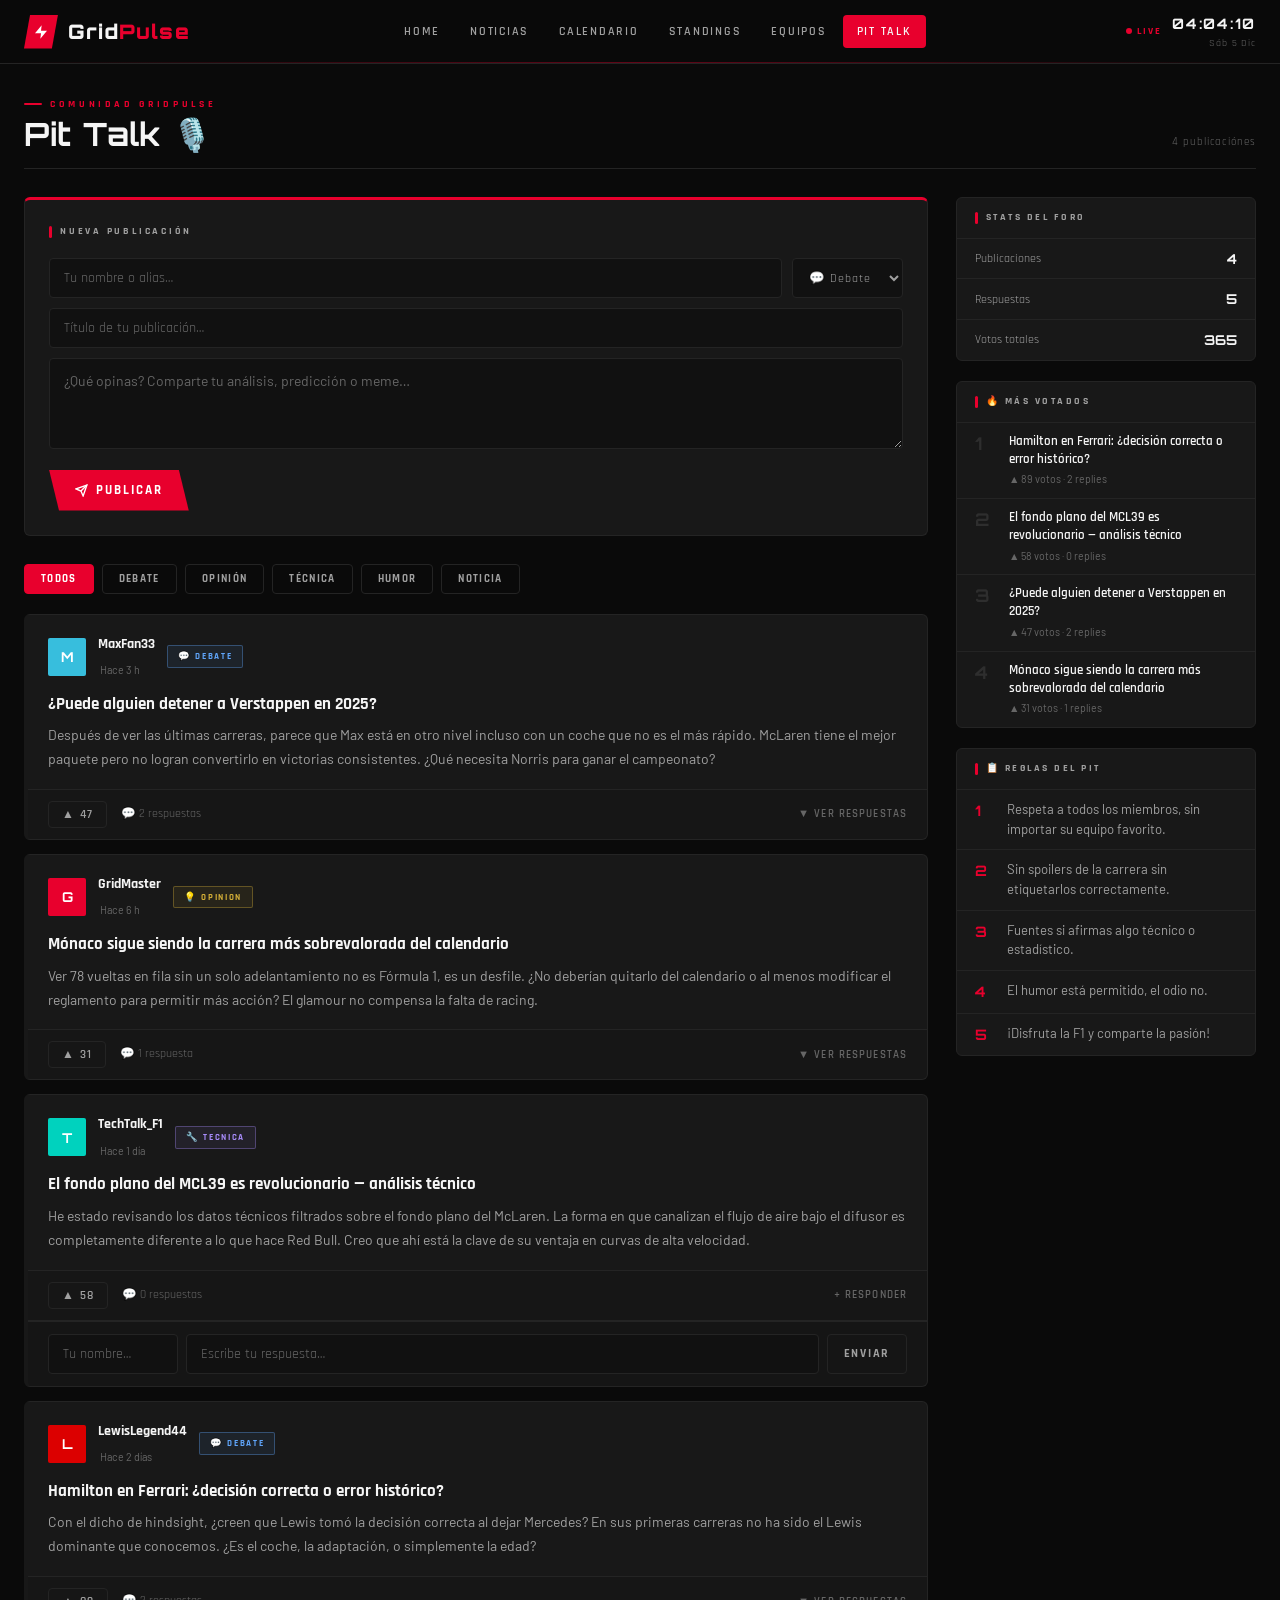
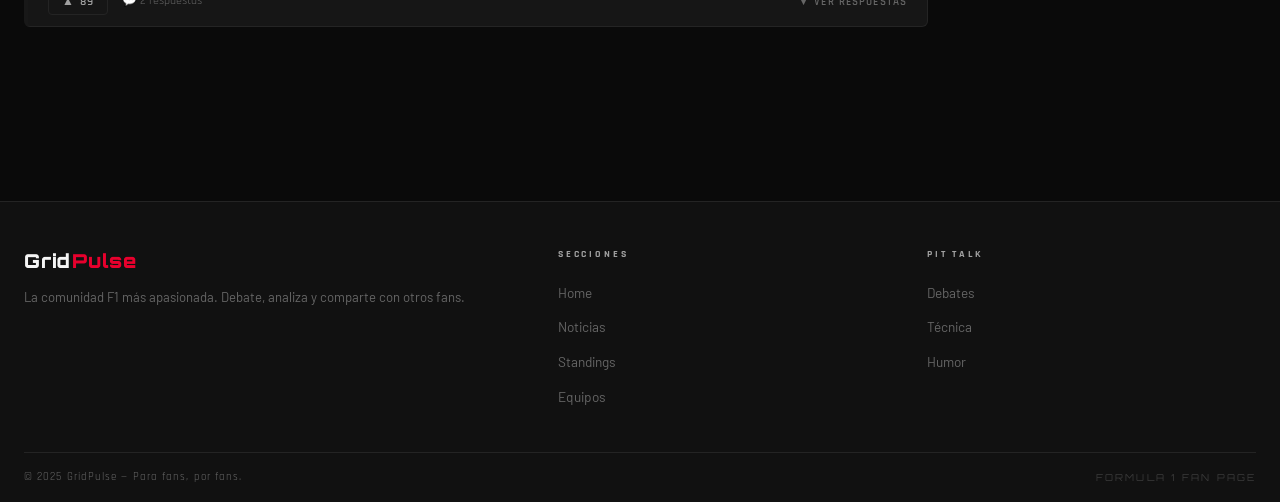
<file: pittalk.html>
<!DOCTYPE html>
<html lang="es">
<head>
<meta charset="UTF-8">
<meta name="viewport" content="width=device-width, initial-scale=1.0">
<title>GridPulse · Pit Talk — Comunidad F1</title>
<link rel="stylesheet" href="gridpulse.css">
<style>
/* ── PIT TALK STYLES ── */

.pt-layout {
  display: grid;
  grid-template-columns: 1fr 300px;
  gap: 28px;
  align-items: start;
}

/* NEW POST FORM */
.pt-new-post {
  background: var(--panel);
  border: 1px solid var(--border);
  border-top: 3px solid var(--red);
  border-radius: var(--radius-md);
  padding: 24px;
  margin-bottom: 28px;
}

.pt-form-title {
  font-family: var(--font-ui);
  font-size: 0.62rem;
  font-weight: 700;
  letter-spacing: 0.28em;
  color: var(--gray);
  text-transform: uppercase;
  margin-bottom: 18px;
  display: flex;
  align-items: center;
  gap: 8px;
}
.pt-form-title::before {
  content: '';
  width: 3px; height: 12px;
  background: var(--red);
  border-radius: 2px;
  display: block;
}

.pt-form-row { display: flex; gap: 10px; margin-bottom: 10px; flex-wrap: wrap; }
.pt-form-row-full { margin-bottom: 10px; }

.pt-form-actions {
  display: flex;
  align-items: center;
  gap: 10px;
  margin-top: 14px;
  flex-wrap: wrap;
}

.pt-tag-select {
  background: var(--dark);
  border: 1px solid var(--border);
  color: var(--gray);
  padding: 9px 12px;
  font-family: var(--font-ui);
  font-size: 0.78rem;
  letter-spacing: 0.08em;
  border-radius: var(--radius);
  cursor: pointer;
  outline: none;
  transition: border-color var(--transition);
}
.pt-tag-select:focus { border-color: var(--red); }

/* TOPIC CARD */
.pt-topic {
  background: var(--panel);
  border: 1px solid var(--border);
  border-left: 4px solid transparent;
  border-radius: var(--radius-md);
  overflow: hidden;
  margin-bottom: 14px;
  transition: border-color var(--transition), border-left-color var(--transition);
}
.pt-topic:hover { border-color: var(--border-lit); border-left-color: var(--red); }

.pt-topic-head { padding: 18px 20px; }

.pt-author-row {
  display: flex;
  align-items: center;
  gap: 12px;
  margin-bottom: 12px;
  flex-wrap: wrap;
}

.pt-avatar {
  width: 38px; height: 38px;
  border-radius: 2px;
  display: grid;
  place-items: center;
  font-family: var(--font-display);
  font-weight: 700;
  font-size: 0.85rem;
  color: white;
  flex-shrink: 0;
}

.pt-author-name {
  font-family: var(--font-ui);
  font-size: 0.88rem;
  font-weight: 700;
  color: var(--white);
}

.pt-time {
  font-size: 0.67rem;
  color: var(--gray-mid);
  margin-left: 2px;
}

.pt-tag {
  font-family: var(--font-ui);
  font-size: 0.58rem;
  font-weight: 700;
  letter-spacing: 0.18em;
  text-transform: uppercase;
  padding: 3px 10px;
  border-radius: 2px;
  border: 1px solid;
}
.pt-tag-debate    { color: #60a5fa; border-color: rgba(96,165,250,.35); background: rgba(96,165,250,.08); }
.pt-tag-opinion   { color: var(--gold); border-color: rgba(212,175,55,.35); background: rgba(212,175,55,.08); }
.pt-tag-tecnica   { color: #a78bfa; border-color: rgba(167,139,250,.35); background: rgba(167,139,250,.08); }
.pt-tag-humor     { color: #34d399; border-color: rgba(52,211,153,.35); background: rgba(52,211,153,.08); }
.pt-tag-noticia   { color: var(--red); border-color: rgba(232,0,45,.35); background: rgba(232,0,45,.08); }

.pt-topic-title {
  font-family: var(--font-ui);
  font-size: 1.05rem;
  font-weight: 700;
  color: var(--white);
  line-height: 1.35;
  margin-bottom: 8px;
}

.pt-topic-body {
  font-size: 0.875rem;
  color: var(--gray);
  line-height: 1.7;
}

/* ACTIONS */
.pt-actions {
  display: flex;
  align-items: center;
  gap: 14px;
  padding: 11px 20px;
  border-top: 1px solid var(--border);
  background: rgba(0,0,0,0.1);
}

.pt-vote-btn {
  display: flex;
  align-items: center;
  gap: 5px;
  background: transparent;
  border: 1px solid var(--border);
  color: var(--gray);
  padding: 5px 13px;
  border-radius: var(--radius);
  font-family: var(--font-ui);
  font-size: 0.75rem;
  font-weight: 600;
  letter-spacing: 0.08em;
  cursor: pointer;
  transition: all var(--transition);
}
.pt-vote-btn:hover  { border-color: var(--red); color: var(--red); }
.pt-vote-btn.voted  { border-color: var(--red); color: var(--red); background: rgba(232,0,45,.08); }

.pt-reply-count {
  font-family: var(--font-ui);
  font-size: 0.73rem;
  color: var(--gray-mid);
  display: flex;
  align-items: center;
  gap: 5px;
}

.pt-toggle-replies {
  margin-left: auto;
  font-family: var(--font-ui);
  font-size: 0.7rem;
  font-weight: 600;
  letter-spacing: 0.1em;
  color: var(--gray-mid);
  background: transparent;
  border: none;
  cursor: pointer;
  padding: 4px 0;
  transition: color var(--transition);
  text-transform: uppercase;
}
.pt-toggle-replies:hover { color: var(--white); }

/* REPLIES */
.pt-replies {
  display: none;
  border-top: 1px solid var(--border);
}
.pt-replies.open { display: block; }

.pt-reply {
  display: flex;
  gap: 12px;
  padding: 13px 20px;
  border-bottom: 1px solid var(--border);
  transition: background var(--transition);
}
.pt-reply:hover { background: rgba(255,255,255,0.02); }
.pt-reply:last-of-type { border-bottom: none; }

.pt-reply-avatar {
  width: 30px; height: 30px;
  border-radius: 2px;
  background: var(--border-mid);
  display: grid;
  place-items: center;
  font-family: var(--font-display);
  font-size: 0.68rem;
  font-weight: 700;
  color: var(--gray);
  flex-shrink: 0;
}

.pt-reply-body { flex: 1; }

.pt-reply-meta {
  display: flex;
  align-items: center;
  gap: 8px;
  margin-bottom: 4px;
  flex-wrap: wrap;
}

.pt-reply-author {
  font-family: var(--font-ui);
  font-size: 0.8rem;
  font-weight: 700;
  color: var(--white);
}

.pt-reply-text {
  font-size: 0.83rem;
  color: var(--gray);
  line-height: 1.65;
}

.pt-reply-votes {
  font-family: var(--font-ui);
  font-size: 0.7rem;
  color: var(--gray-mid);
  flex-shrink: 0;
  padding-top: 3px;
}

/* REPLY INPUT */
.pt-reply-input {
  display: flex;
  gap: 8px;
  padding: 12px 20px;
  background: rgba(0,0,0,0.12);
  border-top: 1px solid var(--border);
  flex-wrap: wrap;
}

/* SIDEBAR */
.pt-sidebar { display: flex; flex-direction: column; gap: 20px; }

.pt-side-card {
  background: var(--panel);
  border: 1px solid var(--border);
  border-radius: var(--radius-md);
  overflow: hidden;
}

.pt-side-head {
  padding: 12px 18px;
  border-bottom: 1px solid var(--border);
  font-family: var(--font-ui);
  font-size: 0.62rem;
  font-weight: 700;
  letter-spacing: 0.25em;
  color: var(--gray);
  text-transform: uppercase;
  display: flex;
  align-items: center;
  gap: 8px;
}
.pt-side-head::before {
  content: '';
  width: 3px; height: 12px;
  background: var(--red);
  border-radius: 2px;
  display: block;
}

.pt-rule {
  display: flex;
  align-items: flex-start;
  gap: 12px;
  padding: 10px 18px;
  border-bottom: 1px solid var(--border);
  font-size: 0.82rem;
  color: var(--gray);
  line-height: 1.5;
}
.pt-rule:last-child { border-bottom: none; }
.pt-rule-num {
  font-family: var(--font-display);
  font-size: 0.9rem;
  font-weight: 700;
  color: var(--red);
  flex-shrink: 0;
  min-width: 20px;
}

.pt-hot-topic {
  display: flex;
  align-items: flex-start;
  gap: 10px;
  padding: 10px 18px;
  border-bottom: 1px solid var(--border);
  cursor: pointer;
  transition: background var(--transition);
}
.pt-hot-topic:hover { background: rgba(255,255,255,0.025); }
.pt-hot-topic:last-child { border-bottom: none; }
.pt-hot-num {
  font-family: var(--font-display);
  font-size: 1.1rem;
  font-weight: 700;
  color: var(--border-mid);
  min-width: 24px;
  line-height: 1.2;
}
.pt-hot-title {
  font-family: var(--font-ui);
  font-size: 0.82rem;
  font-weight: 600;
  color: var(--white);
  line-height: 1.35;
}
.pt-hot-votes {
  font-size: 0.66rem;
  color: var(--gray-mid);
  margin-top: 3px;
}

/* FILTER BAR */
.pt-filter-bar {
  display: flex;
  align-items: center;
  gap: 8px;
  margin-bottom: 20px;
  flex-wrap: wrap;
}

.pt-filter-btn {
  font-family: var(--font-ui);
  font-size: 0.7rem;
  font-weight: 700;
  letter-spacing: 0.12em;
  text-transform: uppercase;
  padding: 7px 16px;
  border: 1px solid var(--border);
  background: transparent;
  color: var(--gray);
  cursor: pointer;
  border-radius: var(--radius);
  transition: all var(--transition);
}
.pt-filter-btn:hover  { color: var(--white); border-color: var(--border-lit); }
.pt-filter-btn.active { background: var(--red); color: white; border-color: var(--red); }

/* STATS PILL */
.pt-stat-row {
  display: flex;
  align-items: center;
  justify-content: space-between;
  padding: 9px 18px;
  border-bottom: 1px solid var(--border);
}
.pt-stat-row:last-child { border-bottom: none; }
.pt-stat-label { font-family: var(--font-ui); font-size: 0.75rem; color: var(--gray); }
.pt-stat-val   { font-family: var(--font-display); font-size: 0.85rem; font-weight: 700; color: var(--white); }

/* SEND FEEDBACK */
.pt-send-status {
  font-family: var(--font-ui);
  font-size: 0.75rem;
  letter-spacing: 0.08em;
  padding: 6px 12px;
  border-radius: var(--radius);
  display: none;
}
.pt-send-status.ok  { color: #00c850; background: rgba(0,200,80,.08); border: 1px solid rgba(0,200,80,.3); display: inline-flex; }
.pt-send-status.err { color: var(--red); background: rgba(232,0,45,.08); border: 1px solid rgba(232,0,45,.3); display: inline-flex; }

@media (max-width: 900px) {
  .pt-layout { grid-template-columns: 1fr; }
  .pt-sidebar { display: grid; grid-template-columns: 1fr 1fr; }
}
@media (max-width: 560px) {
  .pt-sidebar { grid-template-columns: 1fr; }
  .pt-reply-input { flex-direction: column; }
}
</style>
</head>
<body>

<header class="gp-header">
  <div class="gp-container gp-header-inner">
    <a href="index.html" class="gp-logo">
      <div class="gp-logo-mark"><svg viewBox="0 0 24 24" fill="white"><path d="M13 2L3 14h9l-1 8 10-12h-9l1-8z"/></svg></div>
      <span class="gp-logo-text">Grid<span>Pulse</span></span>
    </a>
    <nav class="gp-nav">
      <a href="index.html"      class="gp-nav-link">Home</a>
      <a href="noticias.html"   class="gp-nav-link">Noticias</a>
      <a href="calendario.html" class="gp-nav-link">Calendario</a>
      <a href="standings.html"  class="gp-nav-link">Standings</a>
      <a href="equipos.html"    class="gp-nav-link">Equipos</a>
      <a href="pittalk.html"    class="gp-nav-link active">Pit Talk</a>
    </nav>
    <div class="gp-clock-wrap">
      <div class="gp-live-pill"><div class="gp-live-dot"></div>LIVE</div>
      <div>
        <div class="gp-clock" id="gp-clock">--:--:--</div>
        <div class="gp-clock-date" id="gp-clock-date">---</div>
      </div>
    </div>
    <button class="gp-hamburger" id="gp-hamburger" onclick="gpToggleMenu()"><span></span><span></span><span></span></button>
  </div>
</header>

<nav class="gp-mobile-nav" id="gp-mobile-nav">
  <a href="index.html">🏠 Home</a>
  <a href="noticias.html">📰 Noticias</a>
  <a href="calendario.html">📅 Calendario</a>
  <a href="standings.html">🏆 Standings</a>
  <a href="equipos.html">🏎️ Equipos</a>
  <a href="pittalk.html" class="active">💬 Pit Talk</a>
</nav>

<main class="gp-page">
<div class="gp-container">

  <div class="gp-section-header gp-anim-fadeUp">
    <div>
      <div class="gp-section-eyebrow">Comunidad GridPulse</div>
      <div class="gp-section-title">Pit Talk 🎙️</div>
    </div>
    <span style="font-family:var(--font-ui);font-size:.68rem;color:var(--gray-mid);letter-spacing:.1em;" id="topic-count"></span>
  </div>

  <div class="pt-layout">

    <!-- MAIN FEED -->
    <div>

      <!-- NEW POST -->
      <div class="pt-new-post gp-anim-fadeUp">
        <div class="pt-form-title">Nueva Publicación</div>
        <div class="pt-form-row">
          <input class="gp-input" id="pt-author" placeholder="Tu nombre o alias…" style="flex:1; min-width:150px;">
          <select class="pt-tag-select" id="pt-tag">
            <option value="Debate">💬 Debate</option>
            <option value="Opinion">💡 Opinión</option>
            <option value="Tecnica">🔧 Técnica</option>
            <option value="Humor">😂 Humor</option>
            <option value="Noticia">📰 Noticia</option>
          </select>
        </div>
        <div class="pt-form-row-full">
          <input class="gp-input" id="pt-title" placeholder="Título de tu publicación…" style="width:100%;">
        </div>
        <div class="pt-form-row-full">
          <textarea class="gp-textarea" id="pt-body" rows="3" placeholder="¿Qué opinas? Comparte tu análisis, predicción o meme…"></textarea>
        </div>
        <div class="pt-form-actions">
          <button class="gp-btn gp-btn-primary" onclick="postTopic()">
            <svg width="13" height="13" viewBox="0 0 24 24" fill="none" stroke="currentColor" stroke-width="2.5"><line x1="22" y1="2" x2="11" y2="13"/><polygon points="22 2 15 22 11 13 2 9 22 2"/></svg>
            Publicar
          </button>
          <span class="pt-send-status" id="pt-send-status"></span>
        </div>
      </div>

      <!-- FILTER BAR -->
      <div class="pt-filter-bar gp-anim-fadeUp">
        <button class="pt-filter-btn active" onclick="filterTopics('all',this)">Todos</button>
        <button class="pt-filter-btn" onclick="filterTopics('Debate',this)">Debate</button>
        <button class="pt-filter-btn" onclick="filterTopics('Opinion',this)">Opinión</button>
        <button class="pt-filter-btn" onclick="filterTopics('Tecnica',this)">Técnica</button>
        <button class="pt-filter-btn" onclick="filterTopics('Humor',this)">Humor</button>
        <button class="pt-filter-btn" onclick="filterTopics('Noticia',this)">Noticia</button>
      </div>

      <!-- TOPICS LIST -->
      <div id="topics-list"></div>

    </div>

    <!-- SIDEBAR -->
    <div class="pt-sidebar gp-anim-fadeUp gp-stagger-2">

      <!-- STATS -->
      <div class="pt-side-card">
        <div class="pt-side-head">Stats del Foro</div>
        <div class="pt-stat-row">
          <span class="pt-stat-label">Publicaciones</span>
          <span class="pt-stat-val" id="stat-posts">—</span>
        </div>
        <div class="pt-stat-row">
          <span class="pt-stat-label">Respuestas</span>
          <span class="pt-stat-val" id="stat-replies">—</span>
        </div>
        <div class="pt-stat-row">
          <span class="pt-stat-label">Votos totales</span>
          <span class="pt-stat-val" id="stat-votes">—</span>
        </div>
      </div>

      <!-- HOT TOPICS -->
      <div class="pt-side-card">
        <div class="pt-side-head">🔥 Más Votados</div>
        <div id="hot-topics"></div>
      </div>

      <!-- RULES -->
      <div class="pt-side-card">
        <div class="pt-side-head">📋 Reglas del Pit</div>
        <div class="pt-rule"><div class="pt-rule-num">1</div><div>Respeta a todos los miembros, sin importar su equipo favorito.</div></div>
        <div class="pt-rule"><div class="pt-rule-num">2</div><div>Sin spoilers de la carrera sin etiquetarlos correctamente.</div></div>
        <div class="pt-rule"><div class="pt-rule-num">3</div><div>Fuentes si afirmas algo técnico o estadístico.</div></div>
        <div class="pt-rule"><div class="pt-rule-num">4</div><div>El humor está permitido, el odio no.</div></div>
        <div class="pt-rule"><div class="pt-rule-num">5</div><div>¡Disfruta la F1 y comparte la pasión!</div></div>
      </div>

    </div>
  </div>

</div>
</main>

<footer class="gp-footer">
  <div class="gp-container">
    <div class="gp-footer-inner">
      <div class="gp-footer-brand">
        <div class="gp-footer-brand-name">Grid<span>Pulse</span></div>
        <p class="gp-footer-desc">La comunidad F1 más apasionada. Debate, analiza y comparte con otros fans.</p>
      </div>
      <div class="gp-footer-col">
        <h4>Secciones</h4>
        <ul class="gp-footer-links">
          <li><a href="index.html">Home</a></li>
          <li><a href="noticias.html">Noticias</a></li>
          <li><a href="standings.html">Standings</a></li>
          <li><a href="equipos.html">Equipos</a></li>
        </ul>
      </div>
      <div class="gp-footer-col">
        <h4>Pit Talk</h4>
        <ul class="gp-footer-links">
          <li><a href="#" onclick="filterTopics('Debate', document.querySelector('.pt-filter-btn'))">Debates</a></li>
          <li><a href="#" onclick="filterTopics('Tecnica', document.querySelector('.pt-filter-btn'))">Técnica</a></li>
          <li><a href="#" onclick="filterTopics('Humor', document.querySelector('.pt-filter-btn'))">Humor</a></li>
        </ul>
      </div>
    </div>
    <div class="gp-footer-bottom">
      <span class="gp-footer-copy">© 2025 GridPulse — Para fans, por fans.</span>
      <span class="gp-footer-tag">FORMULA 1 FAN PAGE</span>
    </div>
  </div>
</footer>

<script>
// ═══════════════════════════════════════════════
//  FORMSPREE CONFIG
//  → Envía emails a ortizaliceamaya@gmail.com
//  INSTRUCCIONES:
//  1. Ve a https://formspree.io/f/new
//  2. Escribe ortizaliceamaya@gmail.com como email
//  3. Copia el endpoint (ej: https://formspree.io/f/xyzabc12)
//  4. Reemplaza FORMSPREE_ENDPOINT abajo con tu endpoint real
// ═══════════════════════════════════════════════
const FORMSPREE_ENDPOINT = 'https://formspree.io/f/YOUR_FORM_ID';
// ↑↑↑ CAMBIA "YOUR_FORM_ID" por tu ID real de Formspree

// ═══════════════════════════════════════════════
//  STORAGE
// ═══════════════════════════════════════════════
const STORAGE_KEY = 'gridpulse_pittalk_v2';

function loadTopics() {
  try {
    const raw = localStorage.getItem(STORAGE_KEY);
    return raw ? JSON.parse(raw) : getDefaultTopics();
  } catch { return getDefaultTopics(); }
}

function saveTopics(topics) {
  try { localStorage.setItem(STORAGE_KEY, JSON.stringify(topics)); } catch {}
}

function getDefaultTopics() {
  return [
    {
      id: 'seed1',
      author: 'MaxFan33',
      tag: 'Debate',
      time: 'Hace 3 h',
      ts: Date.now() - 10800000,
      title: '¿Puede alguien detener a Verstappen en 2025?',
      body: 'Después de ver las últimas carreras, parece que Max está en otro nivel incluso con un coche que no es el más rápido. McLaren tiene el mejor paquete pero no logran convertirlo en victorias consistentes. ¿Qué necesita Norris para ganar el campeonato?',
      votes: 47,
      voted: false,
      replies: [
        { id: 'r1', author: 'NorrisFan99', time: 'Hace 2 h', ts: Date.now()-7200000, body: 'Lando lo conseguirá. Solo necesita no tener mala suerte. El MCL39 es claramente superior al RB21 en clasificación.', votes: 22, voted: false },
        { id: 'r2', author: 'TifossiRojo', time: 'Hace 1 h', ts: Date.now()-3600000, body: 'Ferrari va a despertar en la segunda mitad. Hamilton + Leclerc es una combinación brutal que nadie ha visto antes.', votes: 15, voted: false },
      ],
    },
    {
      id: 'seed2',
      author: 'GridMaster',
      tag: 'Opinion',
      time: 'Hace 6 h',
      ts: Date.now() - 21600000,
      title: 'Mónaco sigue siendo la carrera más sobrevalorada del calendario',
      body: 'Ver 78 vueltas en fila sin un solo adelantamiento no es Fórmula 1, es un desfile. ¿No deberían quitarlo del calendario o al menos modificar el reglamento para permitir más acción? El glamour no compensa la falta de racing.',
      votes: 31,
      voted: false,
      replies: [
        { id: 'r3', author: 'ClassicF1', time: 'Hace 5 h', ts: Date.now()-18000000, body: 'Mónaco ES la F1. Sin Mónaco, perdemos la identidad del campeonato. No todo tiene que ser DRS y neumáticos de degradación alta.', votes: 34, voted: false },
      ],
    },
    {
      id: 'seed3',
      author: 'TechTalk_F1',
      tag: 'Tecnica',
      time: 'Hace 1 día',
      ts: Date.now() - 86400000,
      title: 'El fondo plano del MCL39 es revolucionario — análisis técnico',
      body: 'He estado revisando los datos técnicos filtrados sobre el fondo plano del McLaren. La forma en que canalizan el flujo de aire bajo el difusor es completamente diferente a lo que hace Red Bull. Creo que ahí está la clave de su ventaja en curvas de alta velocidad.',
      votes: 58,
      voted: false,
      replies: [],
    },
    {
      id: 'seed4',
      author: 'LewisLegend44',
      tag: 'Debate',
      time: 'Hace 2 días',
      ts: Date.now() - 172800000,
      title: 'Hamilton en Ferrari: ¿decisión correcta o error histórico?',
      body: 'Con el dicho de hindsight, ¿creen que Lewis tomó la decisión correcta al dejar Mercedes? En sus primeras carreras no ha sido el Lewis dominante que conocemos. ¿Es el coche, la adaptación, o simplemente la edad?',
      votes: 89,
      voted: false,
      replies: [
        { id: 'r4', author: 'SilverArrowFan', time: 'Hace 1 día', ts: Date.now()-86400000, body: 'Claramente fue un error. Mercedes con Russell está mejorando y Lewis estaría peleando arriba. Ferrari necesita tiempo.', votes: 28, voted: false },
        { id: 'r5', author: 'ScuderiaForever', time: 'Hace 22 h', ts: Date.now()-79200000, body: 'Dale tiempo. Schumacher tardó 2 años en adaptarse cuando volvió. Lewis sabe lo que hace, su experiencia es incalculable para Ferrari.', votes: 41, voted: false },
      ],
    },
  ];
}

// ═══════════════════════════════════════════════
//  AVATAR COLOR
// ═══════════════════════════════════════════════
const AVATAR_COLORS = [
  '#E8002D','#FF8000','#3671C6','#DC0000','#00D2BE',
  '#006F62','#0090FF','#37BEDD','#9333EA','#F59E0B',
];
function avatarColor(name) {
  let hash = 0;
  for (let i = 0; i < name.length; i++) hash = name.charCodeAt(i) + ((hash << 5) - hash);
  return AVATAR_COLORS[Math.abs(hash) % AVATAR_COLORS.length];
}

// ═══════════════════════════════════════════════
//  TAG CLASS
// ═══════════════════════════════════════════════
const TAG_MAP = {
  'Debate':'debate','Opinion':'opinion','Tecnica':'tecnica',
  'Humor':'humor','Noticia':'noticia',
};
function tagClass(tag) { return TAG_MAP[tag] || 'debate'; }
function tagEmoji(tag) {
  const m = {'Debate':'💬','Opinion':'💡','Tecnica':'🔧','Humor':'😂','Noticia':'📰'};
  return m[tag] || '💬';
}

// ═══════════════════════════════════════════════
//  SEND EMAIL VIA FORMSPREE
// ═══════════════════════════════════════════════
async function sendEmail(type, author, title, body, replyTo) {
  if (FORMSPREE_ENDPOINT.includes('YOUR_FORM_ID')) return; // not configured, skip silently

  const subject = type === 'topic'
    ? `[GridPulse PitTalk] Nueva publicación: "${title}"`
    : `[GridPulse PitTalk] Nueva respuesta en: "${replyTo}"`;

  const message = type === 'topic'
    ? `Nueva publicación en Pit Talk\n\nAutor: ${author}\nTítulo: ${title}\n\n${body}`
    : `Nueva respuesta en Pit Talk\n\nAutor: ${author}\nEn el hilo: "${replyTo}"\n\n${body}`;

  try {
    await fetch(FORMSPREE_ENDPOINT, {
      method: 'POST',
      headers: { 'Content-Type': 'application/json', 'Accept': 'application/json' },
      body: JSON.stringify({
        _subject: subject,
        name:     author,
        message:  message,
        _replyto: 'noreply@gridpulse.app',
      }),
    });
  } catch (e) {
    console.warn('Formspree send failed:', e);
  }
}

// ═══════════════════════════════════════════════
//  RENDER
// ═══════════════════════════════════════════════
let topics = [];
let currentFilter = 'all';

function renderAll() {
  renderTopics();
  renderHotTopics();
  updateStats();
}

function renderTopics() {
  const el = document.getElementById('topics-list');
  const filtered = currentFilter === 'all'
    ? topics
    : topics.filter(t => t.tag === currentFilter);

  document.getElementById('topic-count').textContent =
    `${filtered.length} publicación${filtered.length !== 1 ? 'es' : ''}`;

  if (!filtered.length) {
    el.innerHTML = `
      <div style="padding:48px;text-align:center;color:var(--gray-mid);font-family:var(--font-ui);font-size:.85rem;letter-spacing:.1em;">
        No hay publicaciones en esta categoría aún. ¡Sé el primero!
      </div>`;
    return;
  }

  el.innerHTML = filtered.map(t => buildTopicHTML(t)).join('');
}

function buildTopicHTML(t) {
  const color   = avatarColor(t.author);
  const initial = t.author[0].toUpperCase();
  const tc      = tagClass(t.tag);
  const te      = tagEmoji(t.tag);

  const repliesHTML = t.replies.map(r => buildReplyHTML(r)).join('');

  return `
  <div class="pt-topic" id="topic-${t.id}" data-tag="${t.tag}">

    <div class="pt-topic-head">
      <div class="pt-author-row">
        <div class="pt-avatar" style="background:${color};">${initial}</div>
        <div>
          <div class="pt-author-name">${t.author}</div>
          <span class="pt-time">${t.time}</span>
        </div>
        <span class="pt-tag pt-tag-${tc}">${te} ${t.tag}</span>
      </div>
      <div class="pt-topic-title">${t.title}</div>
      <div class="pt-topic-body">${t.body}</div>
    </div>

    <div class="pt-actions">
      <button class="pt-vote-btn ${t.voted ? 'voted' : ''}" onclick="voteTopic('${t.id}', this)">
        ▲ <span class="vote-count">${t.votes}</span>
      </button>
      <span class="pt-reply-count">💬 ${t.replies.length} respuesta${t.replies.length !== 1 ? 's' : ''}</span>
      <button class="pt-toggle-replies" onclick="toggleReplies('${t.id}', this)">
        ${t.replies.length ? '▼ Ver respuestas' : '+ Responder'}
      </button>
    </div>

    <div class="pt-replies ${t.replies.length ? '' : 'open'}" id="replies-${t.id}">
      <div id="replies-inner-${t.id}">${repliesHTML}</div>
      <div class="pt-reply-input">
        <input class="gp-input" id="reply-author-${t.id}" placeholder="Tu nombre…"
               style="width:130px; flex-shrink:0;">
        <input class="gp-input" id="reply-body-${t.id}" placeholder="Escribe tu respuesta…"
               style="flex:1; min-width:180px;">
        <button class="gp-btn gp-btn-ghost gp-btn-sm" onclick="postReply('${t.id}', '${t.title.replace(/'/g,"\\'")}')">
          Enviar
        </button>
      </div>
    </div>

  </div>`;
}

function buildReplyHTML(r) {
  const color   = avatarColor(r.author);
  const initial = r.author[0].toUpperCase();
  return `
  <div class="pt-reply" id="reply-${r.id}">
    <div class="pt-reply-avatar" style="background:${color}; color:white;">${initial}</div>
    <div class="pt-reply-body">
      <div class="pt-reply-meta">
        <span class="pt-reply-author">${r.author}</span>
        <span class="pt-time">${r.time}</span>
      </div>
      <div class="pt-reply-text">${r.body}</div>
    </div>
    <div class="pt-reply-votes">▲ ${r.votes}</div>
  </div>`;
}

function renderHotTopics() {
  const sorted = [...topics].sort((a, b) => b.votes - a.votes).slice(0, 5);
  document.getElementById('hot-topics').innerHTML = sorted.map((t, i) => `
    <div class="pt-hot-topic" onclick="scrollToTopic('${t.id}')">
      <div class="pt-hot-num">${i + 1}</div>
      <div>
        <div class="pt-hot-title">${t.title}</div>
        <div class="pt-hot-votes">▲ ${t.votes} votos · ${t.replies.length} replies</div>
      </div>
    </div>`).join('');
}

function updateStats() {
  const totalReplies = topics.reduce((s, t) => s + t.replies.length, 0);
  const totalVotes   = topics.reduce((s, t) =>
    s + t.votes + t.replies.reduce((rs, r) => rs + r.votes, 0), 0);
  document.getElementById('stat-posts').textContent   = topics.length;
  document.getElementById('stat-replies').textContent = totalReplies;
  document.getElementById('stat-votes').textContent   = totalVotes;
}

// ═══════════════════════════════════════════════
//  ACTIONS
// ═══════════════════════════════════════════════
function toggleReplies(topicId, btn) {
  const el = document.getElementById(`replies-${topicId}`);
  const isOpen = el.classList.contains('open');
  el.classList.toggle('open');
  const topic = topics.find(t => t.id === topicId);
  btn.textContent = isOpen
    ? (topic?.replies.length ? '▼ Ver respuestas' : '+ Responder')
    : '▲ Cerrar';
}

function scrollToTopic(id) {
  const el = document.getElementById(`topic-${id}`);
  if (el) el.scrollIntoView({ behavior: 'smooth', block: 'start' });
}

async function postTopic() {
  const author = (document.getElementById('pt-author').value.trim() || 'Anónimo');
  const tag    = document.getElementById('pt-tag').value;
  const title  = document.getElementById('pt-title').value.trim();
  const body   = document.getElementById('pt-body').value.trim();
  const status = document.getElementById('pt-send-status');

  if (!title || !body) {
    status.textContent = '⚠ Completa el título y el texto.';
    status.className   = 'pt-send-status err';
    setTimeout(() => status.className = 'pt-send-status', 3000);
    return;
  }

  const newTopic = {
    id:      'tp_' + Date.now(),
    author, tag, title, body,
    time:    'Ahora mismo',
    ts:      Date.now(),
    votes:   0,
    voted:   false,
    replies: [],
  };

  topics.unshift(newTopic);
  saveTopics(topics);
  renderAll();

  // Clear form
  document.getElementById('pt-title').value = '';
  document.getElementById('pt-body').value  = '';

  // Email notification
  status.textContent = '⏳ Enviando…';
  status.className   = 'pt-send-status ok';
  await sendEmail('topic', author, title, body, '');
  status.textContent = '✅ Publicado y notificado';
  setTimeout(() => { status.className = 'pt-send-status'; }, 4000);
}

async function postReply(topicId, topicTitle) {
  const authorEl = document.getElementById(`reply-author-${topicId}`);
  const bodyEl   = document.getElementById(`reply-body-${topicId}`);
  const author   = (authorEl?.value.trim() || 'Anónimo');
  const body     = bodyEl?.value.trim();

  if (!body) return;

  const topic = topics.find(t => t.id === topicId);
  if (!topic) return;

  const newReply = {
    id:     'rp_' + Date.now(),
    author, body,
    time:   'Ahora mismo',
    ts:     Date.now(),
    votes:  0,
    voted:  false,
  };

  topic.replies.push(newReply);
  saveTopics(topics);

  // Update DOM directly (no full re-render to keep state)
  const inner = document.getElementById(`replies-inner-${topicId}`);
  if (inner) inner.insertAdjacentHTML('beforeend', buildReplyHTML(newReply));

  // Update reply count
  const actions = document.querySelector(`#topic-${topicId} .pt-reply-count`);
  if (actions) actions.textContent = `💬 ${topic.replies.length} respuesta${topic.replies.length !== 1 ? 's' : ''}`;

  authorEl.value = '';
  bodyEl.value   = '';

  renderHotTopics();
  updateStats();

  // Email notification
  await sendEmail('reply', author, newReply.body, topicTitle, topicTitle);
}

function voteTopic(topicId, btn) {
  const topic = topics.find(t => t.id === topicId);
  if (!topic) return;
  topic.voted = !topic.voted;
  topic.votes += topic.voted ? 1 : -1;
  saveTopics(topics);
  btn.classList.toggle('voted', topic.voted);
  btn.querySelector('.vote-count').textContent = topic.votes;
  renderHotTopics();
  updateStats();
}

function filterTopics(filter, btn) {
  currentFilter = filter;
  document.querySelectorAll('.pt-filter-btn').forEach(b => b.classList.remove('active'));
  if (btn) btn.classList.add('active');
  renderTopics();
}

// ═══════════════════════════════════════════════
//  CLOCK
// ═══════════════════════════════════════════════
(function clock(){
  const pad = n => String(n).padStart(2,'0');
  setInterval(()=>{
    const n = new Date();
    const c = document.getElementById('gp-clock');
    const d = document.getElementById('gp-clock-date');
    if(c) c.textContent=`${pad(n.getHours())}:${pad(n.getMinutes())}:${pad(n.getSeconds())}`;
    if(d){
      const ms=['Ene','Feb','Mar','Abr','May','Jun','Jul','Ago','Sep','Oct','Nov','Dic'];
      const wd=['Dom','Lun','Mar','Mié','Jue','Vie','Sáb'];
      d.textContent=`${wd[n.getDay()]} ${n.getDate()} ${ms[n.getMonth()]}`;
    }
  },1000);
})();

function gpToggleMenu() {
  document.getElementById('gp-mobile-nav').classList.toggle('open');
  document.getElementById('gp-hamburger').classList.toggle('open');
}

// ── INIT ──
topics = loadTopics();
renderAll();
</script>
</body>
</html>
</file>
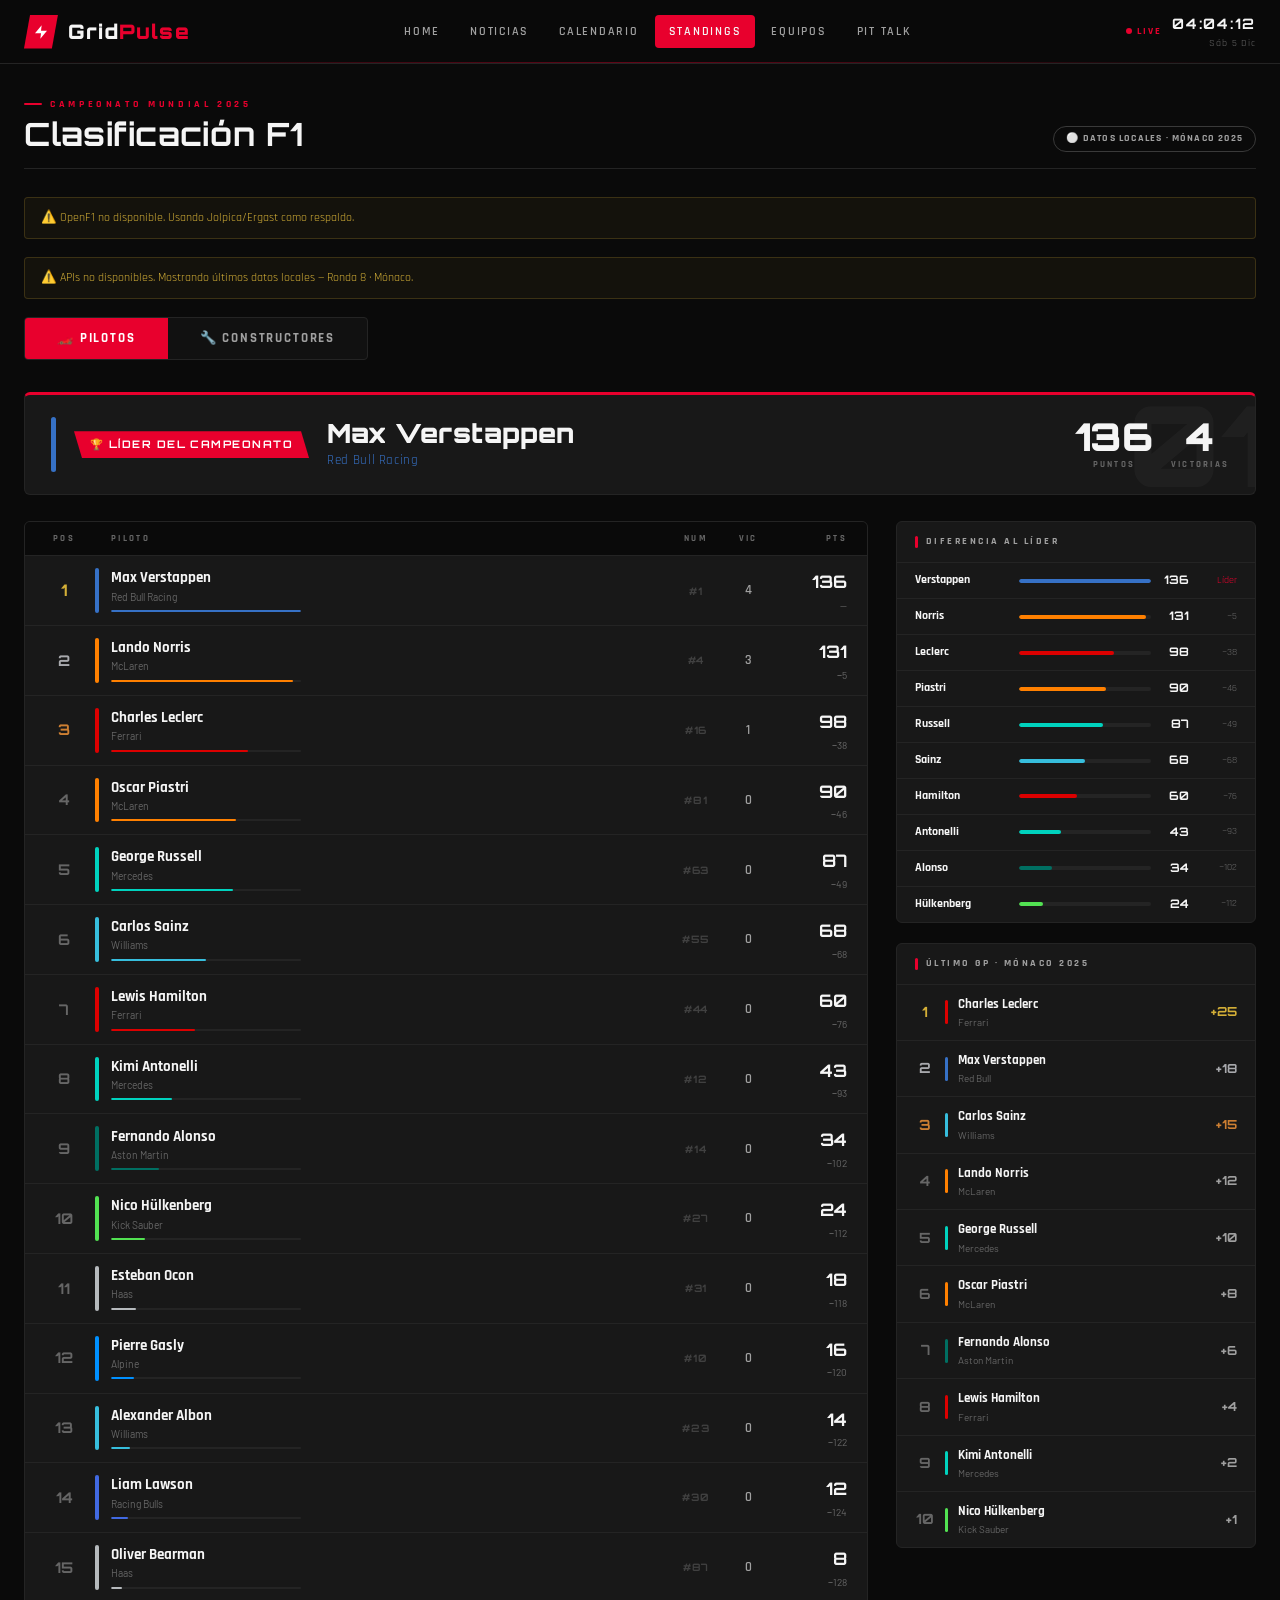
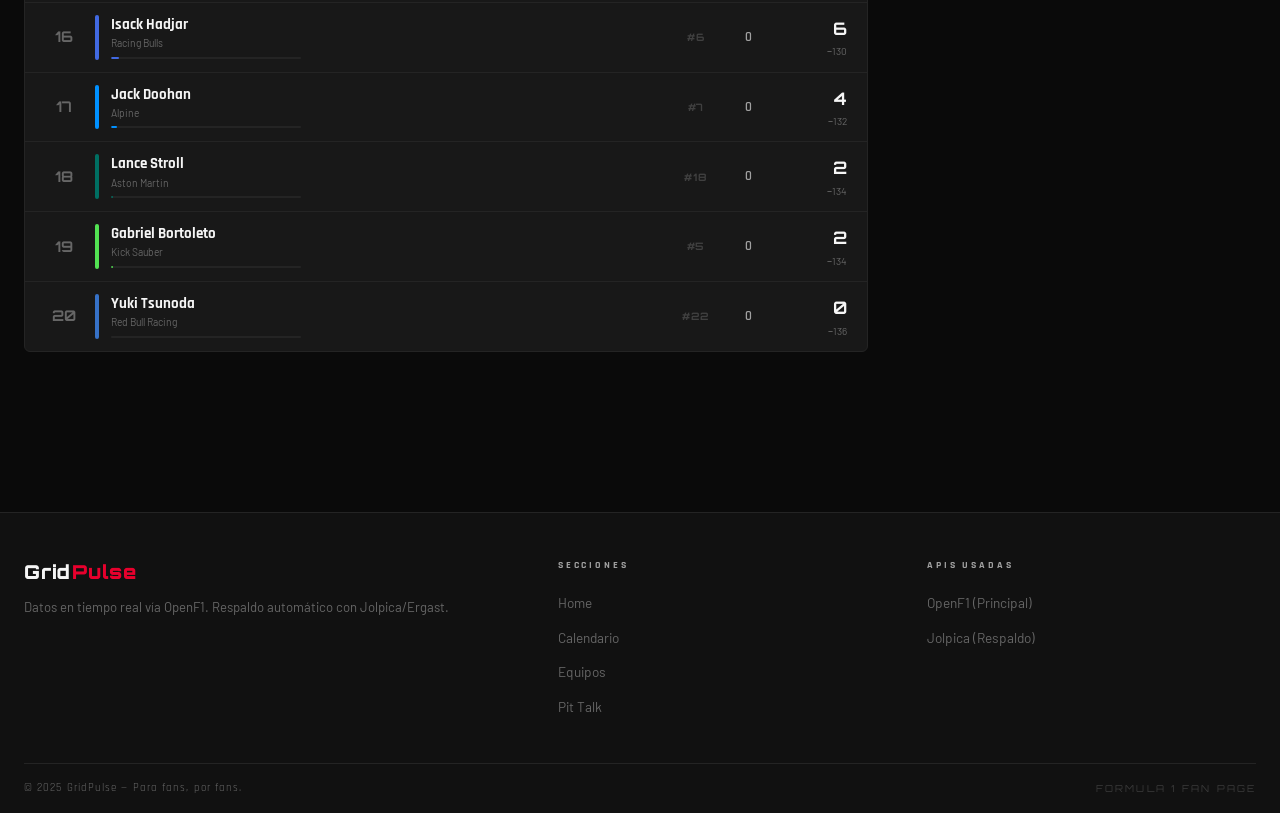
<file: standings.html>
<!DOCTYPE html>
<html lang="es">
<head>
<meta charset="UTF-8">
<meta name="viewport" content="width=device-width, initial-scale=1.0">
<title>GridPulse · Standings F1 2025</title>
<link rel="stylesheet" href="gridpulse.css">
<style>
.std-page-tabs {
  display: flex;
  background: var(--dark);
  border: 1px solid var(--border);
  border-radius: var(--radius);
  overflow: hidden;
  margin-bottom: 32px;
  width: fit-content;
}
.std-page-tab {
  font-family: var(--font-ui);
  font-size: 0.82rem;
  font-weight: 700;
  letter-spacing: 0.14em;
  text-transform: uppercase;
  padding: 12px 32px;
  background: transparent;
  border: none;
  color: var(--gray);
  cursor: pointer;
  transition: all var(--transition);
}
.std-page-tab:hover  { color: var(--white); background: rgba(255,255,255,0.04); }
.std-page-tab.active { background: var(--red); color: white; }

.std-section { display: none; }
.std-section.active { display: block; }

.std-layout {
  display: grid;
  grid-template-columns: 1fr 360px;
  gap: 28px;
  align-items: start;
}

.leader-card {
  background: var(--panel);
  border: 1px solid var(--border);
  border-top: 3px solid var(--red);
  border-radius: var(--radius-md);
  padding: 22px 26px;
  margin-bottom: 26px;
  display: flex;
  align-items: center;
  gap: 18px;
  flex-wrap: wrap;
  position: relative;
  overflow: hidden;
  min-height: 80px;
}
.leader-card::after {
  content: '01';
  position: absolute;
  right: -10px; top: 50%;
  transform: translateY(-50%);
  font-family: var(--font-display);
  font-size: 7rem;
  font-weight: 900;
  color: var(--white);
  opacity: 0.03;
  pointer-events: none;
}
.leader-stripe {
  width: 5px;
  align-self: stretch;
  min-height: 50px;
  border-radius: 3px;
  flex-shrink: 0;
}
.leader-badge {
  background: var(--red);
  clip-path: polygon(0 0, calc(100% - 8px) 0, 100% 100%, 8px 100%);
  padding: 5px 16px;
  font-family: var(--font-display);
  font-size: 0.65rem;
  font-weight: 700;
  letter-spacing: 0.14em;
  color: white;
  text-transform: uppercase;
  white-space: nowrap;
  flex-shrink: 0;
}
.leader-info { flex: 1; min-width: 130px; }
.leader-name {
  font-family: var(--font-display);
  font-size: clamp(1rem, 2.4vw, 1.65rem);
  font-weight: 900;
  color: var(--white);
  line-height: 1.1;
}
.leader-sub {
  font-family: var(--font-ui);
  font-size: 0.8rem;
  margin-top: 3px;
  letter-spacing: 0.05em;
}
.leader-stat { text-align: center; flex-shrink: 0; }
.leader-stat-num {
  font-family: var(--font-display);
  font-size: clamp(1.4rem, 3vw, 2.4rem);
  font-weight: 900;
  color: var(--white);
  line-height: 1;
}
.leader-stat-label {
  font-family: var(--font-ui);
  font-size: 0.56rem;
  font-weight: 700;
  letter-spacing: 0.25em;
  color: var(--gray-mid);
  text-transform: uppercase;
  margin-top: 3px;
}

.std-table {
  background: var(--panel);
  border: 1px solid var(--border);
  border-radius: var(--radius-md);
  overflow: hidden;
}
.std-thead {
  display: grid;
  padding: 9px 20px;
  background: var(--black);
  border-bottom: 1px solid var(--border);
  gap: 12px;
}
.std-thead span {
  font-family: var(--font-ui);
  font-size: 0.58rem;
  font-weight: 700;
  letter-spacing: 0.25em;
  color: var(--gray-mid);
  text-transform: uppercase;
}
.col-d { grid-template-columns: 38px 4px 1fr 38px 42px 66px; }
.col-c { grid-template-columns: 38px 4px 1fr 42px 66px; }

.std-row {
  display: grid;
  border-bottom: 1px solid var(--border);
  position: relative;
  overflow: hidden;
  transition: background var(--transition);
}
.std-row:last-child { border-bottom: none; }
.std-row:hover { background: rgba(255,255,255,0.022); }
.std-row::before {
  content: '';
  position: absolute;
  left:0; top:0; bottom:0;
  width: 0;
  background: var(--red);
  transition: width 0.18s;
}
.std-row:hover::before { width: 3px; }
.std-cells {
  display: grid;
  padding: 12px 20px;
  align-items: center;
  gap: 12px;
}

.std-pos {
  font-family: var(--font-display);
  font-size: 0.92rem;
  font-weight: 700;
  color: var(--gray-mid);
  text-align: center;
}
.std-pos.p1 { color: var(--gold);   font-size: 1rem; }
.std-pos.p2 { color: var(--silver); }
.std-pos.p3 { color: var(--bronze); }

.std-bar { width: 4px; min-height: 30px; border-radius: 2px; align-self: stretch; }

.std-driver-name {
  font-family: var(--font-ui);
  font-size: 0.95rem;
  font-weight: 700;
  color: var(--white);
  line-height: 1.2;
}
.std-driver-team { font-size: 0.64rem; color: var(--gray-mid); margin-top: 1px; }
.std-progress {
  height: 2px;
  background: var(--border);
  border-radius: 2px;
  margin-top: 5px;
  max-width: 190px;
  overflow: hidden;
}
.std-progress-fill {
  height: 100%;
  border-radius: 2px;
  width: 0;
  transition: width 1.1s cubic-bezier(.4,0,.2,1);
}

.std-code {
  font-family: var(--font-display);
  font-size: 0.64rem;
  font-weight: 700;
  color: var(--gray-dark);
  letter-spacing: 0.08em;
  text-align: center;
}
.std-wins-cell {
  font-family: var(--font-ui);
  font-size: 0.8rem;
  font-weight: 600;
  color: var(--gray);
  text-align: center;
}
.std-pts { font-family: var(--font-display); font-size: 1.08rem; font-weight: 700; color: var(--white); text-align: right; }
.std-diff { font-size: 0.63rem; color: var(--gray-mid); text-align: right; margin-top: 1px; }

/* SIDEBAR */
.side-panel {
  background: var(--panel);
  border: 1px solid var(--border);
  border-radius: var(--radius-md);
  overflow: hidden;
  margin-bottom: 20px;
}
.side-panel-head {
  padding: 12px 18px;
  border-bottom: 1px solid var(--border);
  display: flex;
  align-items: center;
  gap: 8px;
  font-family: var(--font-ui);
  font-size: 0.62rem;
  font-weight: 700;
  letter-spacing: 0.25em;
  color: var(--gray);
  text-transform: uppercase;
}
.side-panel-head::before {
  content: '';
  width: 3px; height: 12px;
  background: var(--red);
  border-radius: 2px;
  display: block;
  flex-shrink: 0;
}

.gap-row {
  display: flex;
  align-items: center;
  gap: 8px;
  padding: 8px 18px;
  border-bottom: 1px solid var(--border);
}
.gap-row:last-child { border-bottom: none; }
.gap-name {
  font-family: var(--font-ui);
  font-size: 0.74rem;
  font-weight: 700;
  color: var(--white);
  min-width: 96px;
  overflow: hidden;
  text-overflow: ellipsis;
  white-space: nowrap;
}
.gap-bar-wrap { flex: 1; height: 4px; background: var(--border); border-radius: 2px; overflow: hidden; }
.gap-fill { height: 100%; border-radius: 2px; width: 0; transition: width 1.3s cubic-bezier(.4,0,.2,1); }
.gap-pts { font-family: var(--font-display); font-size: 0.74rem; font-weight: 700; color: var(--white); min-width: 30px; text-align: right; }
.gap-diff { font-family: var(--font-ui); font-size: 0.62rem; color: var(--gray-mid); min-width: 40px; text-align: right; }

.result-row {
  display: flex;
  align-items: center;
  gap: 10px;
  padding: 9px 18px;
  border-bottom: 1px solid var(--border);
  transition: background var(--transition);
}
.result-row:hover { background: rgba(255,255,255,0.02); }
.result-row:last-child { border-bottom: none; }
.result-pos { font-family: var(--font-display); font-size: 0.88rem; font-weight: 700; color: var(--gray-mid); min-width: 20px; text-align: center; }
.result-pos.p1 { color: var(--gold); }
.result-pos.p2 { color: var(--silver); }
.result-pos.p3 { color: var(--bronze); }
.result-stripe { width: 3px; height: 24px; border-radius: 2px; flex-shrink: 0; }
.result-name { font-family: var(--font-ui); font-size: 0.84rem; font-weight: 700; color: var(--white); flex: 1; }
.result-team { font-size: 0.62rem; color: var(--gray-mid); }
.result-pts { font-family: var(--font-display); font-size: 0.78rem; font-weight: 700; }

/* Source pill */
.source-pill {
  display: inline-flex;
  align-items: center;
  gap: 6px;
  font-family: var(--font-ui);
  font-size: 0.62rem;
  font-weight: 700;
  letter-spacing: 0.12em;
  text-transform: uppercase;
  padding: 4px 12px;
  border-radius: 20px;
  border: 1px solid var(--border);
  color: var(--gray-mid);
}
.source-pill.live  { border-color: rgba(0,200,80,.4);  color:#00c850; background:rgba(0,200,80,.06);  }
.source-pill.cache { border-color: rgba(212,175,55,.4);color:var(--gold); background:rgba(212,175,55,.06); }
.source-pill.local { border-color: var(--border-lit);  color:var(--gray); }

.api-notice {
  display: none;
  align-items: center;
  gap: 10px;
  background: rgba(212,175,55,.05);
  border: 1px solid rgba(212,175,55,.2);
  border-radius: var(--radius);
  padding: 10px 16px;
  margin-bottom: 18px;
  font-family: var(--font-ui);
  font-size: 0.78rem;
  color: var(--gold);
}

@media (max-width: 960px) { .std-layout { grid-template-columns: 1fr; } }
@media (max-width: 540px) {
  .col-d { grid-template-columns: 30px 4px 1fr 54px; }
  .std-code, .std-wins-cell { display: none; }
}
</style>
</head>
<body>

<header class="gp-header">
  <div class="gp-container gp-header-inner">
    <a href="index.html" class="gp-logo">
      <div class="gp-logo-mark"><svg viewBox="0 0 24 24" fill="white"><path d="M13 2L3 14h9l-1 8 10-12h-9l1-8z"/></svg></div>
      <span class="gp-logo-text">Grid<span>Pulse</span></span>
    </a>
    <nav class="gp-nav">
      <a href="index.html"      class="gp-nav-link">Home</a>
      <a href="noticias.html"   class="gp-nav-link">Noticias</a>
      <a href="calendario.html" class="gp-nav-link">Calendario</a>
      <a href="standings.html"  class="gp-nav-link active">Standings</a>
      <a href="equipos.html"    class="gp-nav-link">Equipos</a>
      <a href="pittalk.html"    class="gp-nav-link">Pit Talk</a>
    </nav>
    <div class="gp-clock-wrap">
      <div class="gp-live-pill"><div class="gp-live-dot"></div>LIVE</div>
      <div>
        <div class="gp-clock" id="gp-clock">--:--:--</div>
        <div class="gp-clock-date" id="gp-clock-date">---</div>
      </div>
    </div>
    <button class="gp-hamburger" id="gp-hamburger" onclick="gpToggleMenu()"><span></span><span></span><span></span></button>
  </div>
</header>

<nav class="gp-mobile-nav" id="gp-mobile-nav">
  <a href="index.html">🏠 Home</a>
  <a href="noticias.html">📰 Noticias</a>
  <a href="calendario.html">📅 Calendario</a>
  <a href="standings.html" class="active">🏆 Standings</a>
  <a href="equipos.html">🏎️ Equipos</a>
  <a href="pittalk.html">💬 Pit Talk</a>
</nav>

<main class="gp-page">
<div class="gp-container">

  <div class="gp-section-header gp-anim-fadeUp">
    <div>
      <div class="gp-section-eyebrow">Campeonato Mundial 2025</div>
      <div class="gp-section-title">Clasificación F1</div>
    </div>
    <div id="source-badge"></div>
  </div>

  <div class="api-notice" id="notice-jolpika">⚠️ OpenF1 no disponible. Usando Jolpica/Ergast como respaldo.</div>
  <div class="api-notice" id="notice-local">⚠️ APIs no disponibles. Mostrando últimos datos locales — Ronda 8 · Mónaco.</div>

  <div class="gp-loading" id="std-loading">
    <div class="gp-spinner"></div>
    <span id="load-msg">Conectando con OpenF1 API…</span>
  </div>

  <div class="std-page-tabs" id="std-tabs" style="display:none;">
    <button class="std-page-tab active" onclick="switchTab('d',this)">🏎️ Pilotos</button>
    <button class="std-page-tab"        onclick="switchTab('c',this)">🔧 Constructores</button>
  </div>

  <!-- DRIVERS -->
  <div class="std-section active" id="sec-d">
    <div class="leader-card" id="leader-d"><div class="gp-loading"><div class="gp-spinner"></div></div></div>
    <div class="std-layout">
      <div>
        <div class="std-table">
          <div class="std-thead col-d">
            <span style="text-align:center">POS</span><span></span>
            <span>PILOTO</span>
            <span style="text-align:center">NUM</span>
            <span style="text-align:center">VIC</span>
            <span style="text-align:right">PTS</span>
          </div>
          <div id="rows-d"></div>
        </div>
      </div>
      <div>
        <div class="side-panel">
          <div class="side-panel-head">Diferencia al Líder</div>
          <div id="gap-d"></div>
        </div>
        <div class="side-panel">
          <div class="side-panel-head" id="last-race-title">Último GP · Mónaco 2025</div>
          <div id="last-race"></div>
        </div>
      </div>
    </div>
  </div>

  <!-- CONSTRUCTORS -->
  <div class="std-section" id="sec-c">
    <div class="leader-card" id="leader-c"><div class="gp-loading"><div class="gp-spinner"></div></div></div>
    <div class="std-layout">
      <div>
        <div class="std-table">
          <div class="std-thead col-c">
            <span style="text-align:center">POS</span><span></span>
            <span>CONSTRUCTOR</span>
            <span style="text-align:center">VIC</span>
            <span style="text-align:right">PTS</span>
          </div>
          <div id="rows-c"></div>
        </div>
      </div>
      <div>
        <div class="side-panel">
          <div class="side-panel-head">Diferencia al Líder</div>
          <div id="gap-c"></div>
        </div>
      </div>
    </div>
  </div>

</div>
</main>

<footer class="gp-footer">
  <div class="gp-container">
    <div class="gp-footer-inner">
      <div class="gp-footer-brand">
        <div class="gp-footer-brand-name">Grid<span>Pulse</span></div>
        <p class="gp-footer-desc">Datos en tiempo real vía OpenF1. Respaldo automático con Jolpica/Ergast.</p>
      </div>
      <div class="gp-footer-col">
        <h4>Secciones</h4>
        <ul class="gp-footer-links">
          <li><a href="index.html">Home</a></li>
          <li><a href="calendario.html">Calendario</a></li>
          <li><a href="equipos.html">Equipos</a></li>
          <li><a href="pittalk.html">Pit Talk</a></li>
        </ul>
      </div>
      <div class="gp-footer-col">
        <h4>APIs Usadas</h4>
        <ul class="gp-footer-links">
          <li><a href="https://openf1.org" target="_blank">OpenF1 (Principal)</a></li>
          <li><a href="https://jolpi.ca"   target="_blank">Jolpica (Respaldo)</a></li>
        </ul>
      </div>
    </div>
    <div class="gp-footer-bottom">
      <span class="gp-footer-copy">© 2025 GridPulse — Para fans, por fans.</span>
      <span class="gp-footer-tag">FORMULA 1 FAN PAGE</span>
    </div>
  </div>
</footer>

<script>
// ─── TEAM COLORS ─────────────────────────────────
const TC = {
  'red bull':'#3671C6','redbull':'#3671C6','mclaren':'#FF8000',
  'ferrari':'#DC0000','mercedes':'#00D2BE','aston martin':'#006F62',
  'aston':'#006F62','alpine':'#0090FF','williams':'#37BEDD',
  'haas':'#B6BABD','racing bulls':'#4169E1','rb':'#4169E1',
  'vcarb':'#4169E1','kick sauber':'#52E252','sauber':'#52E252','stake':'#52E252',
};
const tc = n => { const l = (n||'').toLowerCase(); return TC[Object.keys(TC).find(k=>l.includes(k))] || '#888'; };

// ─── LOCAL FALLBACK — R8 Mónaco ──────────────────
const LD = [
  {position:1, full_name:'Max Verstappen',    team_name:'Red Bull Racing', points:136,wins:4,  driver_number:1  },
  {position:2, full_name:'Lando Norris',      team_name:'McLaren',         points:131,wins:3,  driver_number:4  },
  {position:3, full_name:'Charles Leclerc',   team_name:'Ferrari',         points:98, wins:1,  driver_number:16 },
  {position:4, full_name:'Oscar Piastri',     team_name:'McLaren',         points:90, wins:0,  driver_number:81 },
  {position:5, full_name:'George Russell',    team_name:'Mercedes',        points:87, wins:0,  driver_number:63 },
  {position:6, full_name:'Carlos Sainz',      team_name:'Williams',        points:68, wins:0,  driver_number:55 },
  {position:7, full_name:'Lewis Hamilton',    team_name:'Ferrari',         points:60, wins:0,  driver_number:44 },
  {position:8, full_name:'Kimi Antonelli',    team_name:'Mercedes',        points:43, wins:0,  driver_number:12 },
  {position:9, full_name:'Fernando Alonso',   team_name:'Aston Martin',    points:34, wins:0,  driver_number:14 },
  {position:10,full_name:'Nico Hülkenberg',  team_name:'Kick Sauber',     points:24, wins:0,  driver_number:27 },
  {position:11,full_name:'Esteban Ocon',      team_name:'Haas',            points:18, wins:0,  driver_number:31 },
  {position:12,full_name:'Pierre Gasly',      team_name:'Alpine',          points:16, wins:0,  driver_number:10 },
  {position:13,full_name:'Alexander Albon',   team_name:'Williams',        points:14, wins:0,  driver_number:23 },
  {position:14,full_name:'Liam Lawson',       team_name:'Racing Bulls',    points:12, wins:0,  driver_number:30 },
  {position:15,full_name:'Oliver Bearman',    team_name:'Haas',            points:8,  wins:0,  driver_number:87 },
  {position:16,full_name:'Isack Hadjar',      team_name:'Racing Bulls',    points:6,  wins:0,  driver_number:6  },
  {position:17,full_name:'Jack Doohan',       team_name:'Alpine',          points:4,  wins:0,  driver_number:7  },
  {position:18,full_name:'Lance Stroll',      team_name:'Aston Martin',    points:2,  wins:0,  driver_number:18 },
  {position:19,full_name:'Gabriel Bortoleto', team_name:'Kick Sauber',     points:2,  wins:0,  driver_number:5  },
  {position:20,full_name:'Yuki Tsunoda',      team_name:'Red Bull Racing', points:0,  wins:0,  driver_number:22 },
];
const LC = [
  {position:1, team_name:'McLaren',         points:221,wins:3},
  {position:2, team_name:'Ferrari',          points:158,wins:1},
  {position:3, team_name:'Red Bull Racing',  points:148,wins:4},
  {position:4, team_name:'Mercedes',         points:130,wins:0},
  {position:5, team_name:'Williams',         points:68, wins:0},
  {position:6, team_name:'Aston Martin',     points:34, wins:0},
  {position:7, team_name:'Alpine',           points:22, wins:0},
  {position:8, team_name:'Haas',             points:20, wins:0},
  {position:9, team_name:'Racing Bulls',     points:16, wins:0},
  {position:10,team_name:'Kick Sauber',      points:8,  wins:0},
];
const LAST = [
  {pos:'1',name:'Charles Leclerc', team:'Ferrari',      pts:'+25'},
  {pos:'2',name:'Max Verstappen',  team:'Red Bull',     pts:'+18'},
  {pos:'3',name:'Carlos Sainz',    team:'Williams',     pts:'+15'},
  {pos:'4',name:'Lando Norris',    team:'McLaren',      pts:'+12'},
  {pos:'5',name:'George Russell',  team:'Mercedes',     pts:'+10'},
  {pos:'6',name:'Oscar Piastri',   team:'McLaren',      pts:'+8' },
  {pos:'7',name:'Fernando Alonso', team:'Aston Martin', pts:'+6' },
  {pos:'8',name:'Lewis Hamilton',  team:'Ferrari',      pts:'+4' },
  {pos:'9',name:'Kimi Antonelli',  team:'Mercedes',     pts:'+2' },
  {pos:'10',name:'Nico Hülkenberg',team:'Kick Sauber',  pts:'+1' },
];

// ─── NORMALIZERS ─────────────────────────────────
function normOF1Drivers(data){
  return [...data].sort((a,b)=>(b.points||0)-(a.points||0)).map((d,i)=>({
    position:i+1, full_name:d.full_name||(d.first_name+' '+d.last_name).trim(),
    team_name:d.team_name||d.constructor_name||'—',
    points:+(d.points||0), wins:+(d.wins||0), driver_number:d.driver_number||'',
  }));
}
function normOF1Teams(data){
  return [...data].sort((a,b)=>(b.points||0)-(a.points||0)).map((d,i)=>({
    position:i+1, team_name:d.team_name||d.constructor_name||'—',
    points:+(d.points||0), wins:+(d.wins||0),
  }));
}
function normJDrivers(s){
  return s.map(d=>({
    position:+d.position, full_name:`${d.Driver.givenName} ${d.Driver.familyName}`,
    team_name:d.Constructors?.[0]?.name||'—', points:+(d.points||0), wins:+(d.wins||0),
    driver_number:d.Driver?.permanentNumber||'',
  }));
}
function normJTeams(s){
  return s.map(c=>({
    position:+c.position, team_name:c.Constructor?.name||'—',
    points:+(c.points||0), wins:+(c.wins||0),
  }));
}
function buildCtors(drivers){
  const m={};
  drivers.forEach(d=>{
    if(!m[d.team_name]) m[d.team_name]={team_name:d.team_name,points:0,wins:0};
    m[d.team_name].points+=d.points; m[d.team_name].wins+=d.wins;
  });
  return Object.values(m).sort((a,b)=>b.points-a.points).map((t,i)=>({...t,position:i+1}));
}

// ─── API CHAIN ────────────────────────────────────
const OF1 = 'https://api.openf1.org/v1';
const JLP = 'https://api.jolpi.ca/ergast/f1/2025';
const tout = ms => AbortSignal.timeout(ms);

async function getLatestSessionKey(){
  const r = await fetch(`${OF1}/sessions?year=2025&session_type=Race`,{signal:tout(6000)});
  if(!r.ok) throw new Error();
  const d = await r.json();
  if(!d?.length) throw new Error();
  const now = Date.now();
  const past = d.filter(s=>new Date(s.date_end||s.date_start)<now).sort((a,b)=>new Date(b.date_end)-new Date(a.date_end));
  if(!past.length) throw new Error();
  return {key:past[0].session_key, name:past[0].meeting_name||'Último GP'};
}

async function fromOpenF1(){
  setMsg('Conectando con OpenF1…');
  const {key,name} = await getLatestSessionKey();
  setMsg(`Cargando datos de ${name}…`);
  const [dr,tr] = await Promise.all([
    fetch(`${OF1}/championship_drivers?session_key=${key}`,{signal:tout(7000)}),
    fetch(`${OF1}/championship_teams?session_key=${key}`,  {signal:tout(7000)}),
  ]);
  if(!dr.ok) throw new Error();
  const [dd,td] = await Promise.all([dr.json(),tr.json()]);
  if(!dd?.length) throw new Error();
  const drivers = normOF1Drivers(dd);
  const ctors   = td?.length ? normOF1Teams(td) : buildCtors(drivers);
  return {drivers,ctors,source:'openf1',name};
}

async function fromJolpika(){
  setMsg('OpenF1 no disponible · Probando Jolpica…');
  document.getElementById('notice-jolpika').style.display='flex';
  const [dr,cr] = await Promise.all([
    fetch(`${JLP}/driverStandings.json`,     {signal:tout(8000)}),
    fetch(`${JLP}/constructorStandings.json`,{signal:tout(8000)}),
  ]);
  if(!dr.ok) throw new Error();
  const [dd,cd] = await Promise.all([dr.json(),cr.json()]);
  const rD = dd?.MRData?.StandingsTable?.StandingsLists?.[0]?.DriverStandings;
  const rC = cd?.MRData?.StandingsTable?.StandingsLists?.[0]?.ConstructorStandings;
  if(!rD?.length) throw new Error();
  const round = dd?.MRData?.StandingsTable?.StandingsLists?.[0]?.round;
  const name  = round ? `Ronda ${round}` : 'Último GP';
  const drivers = normJDrivers(rD);
  const ctors   = rC?.length ? normJTeams(rC) : buildCtors(drivers);
  return {drivers,ctors,source:'jolpika',name};
}

async function load(){
  let res;
  try       { res = await fromOpenF1(); }
  catch(e1) { try { res = await fromJolpika(); }
    catch(e2) {
      document.getElementById('notice-local').style.display='flex';
      res = {drivers:LD,ctors:LC,source:'local',name:'Mónaco 2025'};
    }
  }
  document.getElementById('std-loading').style.display='none';
  document.getElementById('std-tabs').style.display='flex';

  const SRC = {
    openf1: {cls:'live',  icon:'🟢', text:'OpenF1 · Tiempo real'},
    jolpika:{cls:'cache', icon:'🟡', text:'Jolpika/Ergast API'},
    local:  {cls:'local', icon:'⚪', text:`Datos locales · ${res.name}`},
  };
  const s = SRC[res.source];
  document.getElementById('source-badge').innerHTML=`<span class="source-pill ${s.cls}">${s.icon} ${s.text}</span>`;
  document.getElementById('last-race-title').textContent = `Último GP · ${res.name}`;

  renderDrivers(res.drivers);
  renderCtors(res.ctors);
  renderLastRace();
}

// ─── RENDERERS ───────────────────────────────────
const pc = p => p===1?'p1':p===2?'p2':p===3?'p3':'';
function animBars(){
  requestAnimationFrame(()=>setTimeout(()=>{
    document.querySelectorAll('[data-w]').forEach(el=>el.style.width=el.dataset.w+'%');
  },80));
}

function renderLeader(id,name,sub,subC,pts,wins,badge){
  const c=tc(subC);
  document.getElementById(id).innerHTML=`
    <div class="leader-stripe" style="background:${c}"></div>
    <div class="leader-badge">${badge}</div>
    <div class="leader-info">
      <div class="leader-name">${name}</div>
      <div class="leader-sub" style="color:${c}">${sub}</div>
    </div>
    <div class="leader-stat"><div class="leader-stat-num">${pts}</div><div class="leader-stat-label">Puntos</div></div>
    <div class="leader-stat"><div class="leader-stat-num">${wins}</div><div class="leader-stat-label">Victorias</div></div>`;
}

function renderGap(id,items,nameKey){
  const max=items[0]?.points||1;
  document.getElementById(id).innerHTML=items.slice(0,10).map(it=>{
    const c=tc(it.team_name||it[nameKey]);
    const pct=Math.round(it.points/max*100);
    const dif=it.points===max?'Líder':`−${max-it.points}`;
    const shortName=(it.full_name||it[nameKey]||'').split(' ').pop();
    return `<div class="gap-row">
      <div class="gap-name">${shortName}</div>
      <div class="gap-bar-wrap"><div class="gap-fill" style="background:${c}" data-w="${pct}"></div></div>
      <div class="gap-pts">${it.points}</div>
      <div class="gap-diff" style="color:${it.points===max?'var(--red)':'var(--gray-mid)'}">${dif}</div>
    </div>`;
  }).join('');
}

function renderDrivers(d){
  const max=d[0]?.points||1;
  renderLeader('leader-d',d[0].full_name,d[0].team_name,d[0].team_name,d[0].points,d[0].wins,'🏆 Líder del Campeonato');
  document.getElementById('rows-d').innerHTML=d.map(v=>{
    const c=tc(v.team_name);
    const pct=Math.round(v.points/max*100);
    const dif=v.position===1?'—':`−${max-v.points}`;
    return `<div class="std-row"><div class="std-cells col-d">
      <div class="std-pos ${pc(v.position)}">${v.position}</div>
      <div class="std-bar" style="background:${c}"></div>
      <div>
        <div class="std-driver-name">${v.full_name}</div>
        <div class="std-driver-team">${v.team_name}</div>
        <div class="std-progress"><div class="std-progress-fill" style="background:${c}" data-w="${pct}"></div></div>
      </div>
      <div class="std-code">${v.driver_number?'#'+v.driver_number:''}</div>
      <div class="std-wins-cell">${v.wins}</div>
      <div><div class="std-pts">${v.points}</div><div class="std-diff">${dif}</div></div>
    </div></div>`;
  }).join('');
  renderGap('gap-d',d,'full_name');
  animBars();
}

function renderCtors(c){
  const max=c[0]?.points||1;
  renderLeader('leader-c',c[0].team_name,'Constructor · 2025',c[0].team_name,c[0].points,c[0].wins,'🔧 Líder Constructores');
  document.getElementById('rows-c').innerHTML=c.map(v=>{
    const col=tc(v.team_name);
    const pct=Math.round(v.points/max*100);
    const dif=v.position===1?'—':`−${max-v.points}`;
    return `<div class="std-row"><div class="std-cells col-c">
      <div class="std-pos ${pc(v.position)}">${v.position}</div>
      <div class="std-bar" style="background:${col}"></div>
      <div>
        <div class="std-driver-name">${v.team_name}</div>
        <div class="std-progress" style="max-width:220px"><div class="std-progress-fill" style="background:${col}" data-w="${pct}"></div></div>
      </div>
      <div class="std-wins-cell">${v.wins}</div>
      <div><div class="std-pts">${v.points}</div><div class="std-diff">${dif}</div></div>
    </div></div>`;
  }).join('');
  renderGap('gap-c',c,'team_name');
  animBars();
}

function renderLastRace(){
  document.getElementById('last-race').innerHTML=LAST.map(r=>{
    const c=tc(r.team);
    const p=r.pos==='1'?'p1':r.pos==='2'?'p2':r.pos==='3'?'p3':'';
    const ptC=r.pos==='1'?'var(--gold)':r.pos==='2'?'var(--silver)':r.pos==='3'?'var(--bronze)':'var(--gray)';
    return `<div class="result-row">
      <div class="result-pos ${p}">${r.pos}</div>
      <div class="result-stripe" style="background:${c}"></div>
      <div style="flex:1"><div class="result-name">${r.name}</div><div class="result-team">${r.team}</div></div>
      <div class="result-pts" style="color:${ptC}">${r.pts}</div>
    </div>`;
  }).join('');
}

// ─── TABS ─────────────────────────────────────────
function switchTab(tab,btn){
  document.querySelectorAll('.std-page-tab').forEach(b=>b.classList.remove('active'));
  document.querySelectorAll('.std-section').forEach(s=>s.classList.remove('active'));
  btn.classList.add('active');
  document.getElementById(`sec-${tab}`).classList.add('active');
  setTimeout(animBars,50);
}

// ─── CLOCK ────────────────────────────────────────
function setMsg(m){ const e=document.getElementById('load-msg'); if(e) e.textContent=m; }

(function clock(){
  const pad=n=>String(n).padStart(2,'0');
  setInterval(()=>{
    const n=new Date();
    const c=document.getElementById('gp-clock');
    const d=document.getElementById('gp-clock-date');
    if(c) c.textContent=`${pad(n.getHours())}:${pad(n.getMinutes())}:${pad(n.getSeconds())}`;
    if(d){
      const ms=['Ene','Feb','Mar','Abr','May','Jun','Jul','Ago','Sep','Oct','Nov','Dic'];
      const wd=['Dom','Lun','Mar','Mié','Jue','Vie','Sáb'];
      d.textContent=`${wd[n.getDay()]} ${n.getDate()} ${ms[n.getMonth()]}`;
    }
  },1000);
})();

function gpToggleMenu(){
  document.getElementById('gp-mobile-nav').classList.toggle('open');
  document.getElementById('gp-hamburger').classList.toggle('open');
}

load();
</script>
</body>
</html>
</file>
<file: gridpulse.css>
/* ═══════════════════════════════════════════════════════
   GRIDPULSE.CSS — Shared Stylesheet
   F1 Fan Site · Negro / Blanco / Rojo
   Fuentes: Orbitron (display) + Rajdhani (ui) + Barlow (body)
═══════════════════════════════════════════════════════ */

@import url('https://fonts.googleapis.com/css2?family=Orbitron:wght@400;700;900&family=Rajdhani:wght@300;400;500;600;700&family=Barlow:ital,wght@0,300;0,400;0,500;1,300&display=swap');

/* ─── TOKENS ─── */
:root {
  --red:        #E8002D;
  --red-dark:   #b0001f;
  --red-glow:   rgba(232, 0, 45, 0.25);
  --black:      #0a0a0a;
  --dark:       #111111;
  --panel:      #181818;
  --panel-alt:  #1c1c1c;
  --border:     #242424;
  --border-mid: #2e2e2e;
  --border-lit: #3a3a3a;
  --white:      #f5f5f5;
  --off-white:  #e0e0e0;
  --gray:       #a0a0a0;
  --gray-mid:   #666666;
  --gray-dark:  #404040;
  --gold:       #D4AF37;
  --silver:     #A8A9AD;
  --bronze:     #CD7F32;

  --font-display: 'Orbitron', sans-serif;
  --font-ui:      'Rajdhani', sans-serif;
  --font-body:    'Barlow', sans-serif;

  --radius:   4px;
  --radius-md: 6px;
  --shadow:   0 4px 24px rgba(0,0,0,0.5);
  --shadow-red: 0 4px 24px rgba(232,0,45,0.2);
  --transition: 0.22s cubic-bezier(0.4, 0, 0.2, 1);

  --header-h: 64px;
}

/* ─── RESET ─── */
*, *::before, *::after { margin: 0; padding: 0; box-sizing: border-box; }
html { scroll-behavior: smooth; font-size: 16px; }
body {
  background: var(--black);
  color: var(--white);
  font-family: var(--font-body);
  font-weight: 400;
  line-height: 1.6;
  overflow-x: hidden;
  -webkit-font-smoothing: antialiased;
}
a { color: inherit; text-decoration: none; }
button { cursor: pointer; font-family: inherit; }
img { max-width: 100%; display: block; }
input, textarea, select { font-family: inherit; }

/* ─── SCROLLBAR ─── */
::-webkit-scrollbar { width: 3px; height: 3px; }
::-webkit-scrollbar-track { background: var(--black); }
::-webkit-scrollbar-thumb { background: var(--red); border-radius: 2px; }

/* ═══════════════════════════════════════════════════════
   LAYOUT
═══════════════════════════════════════════════════════ */
.gp-container {
  max-width: 1380px;
  margin: 0 auto;
  padding: 0 24px;
}

.gp-page {
  padding-top: calc(var(--header-h) + 32px);
  padding-bottom: 80px;
  min-height: 100vh;
}

/* ═══════════════════════════════════════════════════════
   HEADER + NAV
═══════════════════════════════════════════════════════ */
.gp-header {
  position: fixed;
  top: 0; left: 0; right: 0;
  height: var(--header-h);
  z-index: 1000;
  background: rgba(10,10,10,0.96);
  backdrop-filter: blur(16px);
  -webkit-backdrop-filter: blur(16px);
  border-bottom: 1px solid var(--border);
}

.gp-header::after {
  content: '';
  position: absolute;
  bottom: 0; left: 0; right: 0;
  height: 1px;
  background: linear-gradient(90deg, transparent, var(--red), transparent);
  opacity: 0.4;
}

.gp-header-inner {
  height: 100%;
  display: flex;
  align-items: center;
  justify-content: space-between;
  gap: 16px;
}

/* LOGO */
.gp-logo {
  display: flex;
  align-items: center;
  gap: 10px;
  flex-shrink: 0;
}

.gp-logo-mark {
  width: 34px; height: 34px;
  background: var(--red);
  clip-path: polygon(18% 0%, 100% 0%, 82% 100%, 0% 100%);
  display: grid;
  place-items: center;
  flex-shrink: 0;
}

.gp-logo-mark svg { width: 16px; height: 16px; fill: white; }

.gp-logo-text {
  font-family: var(--font-display);
  font-weight: 900;
  font-size: 1.25rem;
  letter-spacing: 0.06em;
  color: var(--white);
}

.gp-logo-text span { color: var(--red); }

/* MAIN NAV */
.gp-nav {
  display: flex;
  align-items: center;
  gap: 2px;
}

.gp-nav-link {
  font-family: var(--font-ui);
  font-size: 0.78rem;
  font-weight: 600;
  letter-spacing: 0.14em;
  text-transform: uppercase;
  color: var(--gray);
  padding: 7px 14px;
  border-radius: var(--radius);
  transition: color var(--transition), background var(--transition);
  white-space: nowrap;
}

.gp-nav-link:hover { color: var(--white); background: rgba(255,255,255,0.05); }
.gp-nav-link.active { color: var(--white); background: var(--red); }

/* CLOCK */
.gp-clock-wrap {
  display: flex;
  align-items: center;
  gap: 10px;
  flex-shrink: 0;
}

.gp-live-pill {
  display: flex;
  align-items: center;
  gap: 5px;
  font-family: var(--font-ui);
  font-size: 0.65rem;
  font-weight: 700;
  letter-spacing: 0.2em;
  color: var(--red);
  text-transform: uppercase;
}

.gp-live-dot {
  width: 6px; height: 6px;
  background: var(--red);
  border-radius: 50%;
  animation: gp-pulse 1.4s ease-in-out infinite;
}

.gp-clock {
  font-family: var(--font-display);
  font-size: 0.9rem;
  font-weight: 700;
  letter-spacing: 0.12em;
  color: var(--white);
  min-width: 75px;
}

.gp-clock-date {
  font-family: var(--font-ui);
  font-size: 0.65rem;
  color: var(--gray-mid);
  letter-spacing: 0.08em;
  text-align: right;
}

/* HAMBURGER */
.gp-hamburger {
  display: none;
  flex-direction: column;
  gap: 5px;
  background: none;
  border: none;
  padding: 4px;
}

.gp-hamburger span {
  display: block;
  width: 22px; height: 2px;
  background: var(--white);
  border-radius: 1px;
  transition: all 0.3s;
}

.gp-hamburger.open span:nth-child(1) { transform: translateY(7px) rotate(45deg); }
.gp-hamburger.open span:nth-child(2) { opacity: 0; }
.gp-hamburger.open span:nth-child(3) { transform: translateY(-7px) rotate(-45deg); }

/* MOBILE NAV DRAWER */
.gp-mobile-nav {
  display: none;
  position: fixed;
  top: var(--header-h); left: 0; right: 0;
  background: rgba(10,10,10,0.98);
  backdrop-filter: blur(16px);
  border-bottom: 1px solid var(--border);
  z-index: 999;
  padding: 16px 24px 20px;
  flex-direction: column;
  gap: 2px;
  transform: translateY(-10px);
  opacity: 0;
  transition: transform 0.25s ease, opacity 0.25s ease;
}

.gp-mobile-nav.open {
  display: flex;
  transform: translateY(0);
  opacity: 1;
}

.gp-mobile-nav a {
  font-family: var(--font-ui);
  font-size: 1rem;
  font-weight: 600;
  letter-spacing: 0.12em;
  text-transform: uppercase;
  color: var(--gray);
  padding: 12px 8px;
  border-bottom: 1px solid var(--border);
  transition: color var(--transition);
}

.gp-mobile-nav a:hover,
.gp-mobile-nav a.active { color: var(--red); }

/* ═══════════════════════════════════════════════════════
   SECTION HEADERS
═══════════════════════════════════════════════════════ */
.gp-section-header {
  display: flex;
  align-items: flex-end;
  justify-content: space-between;
  margin-bottom: 28px;
  padding-bottom: 16px;
  border-bottom: 1px solid var(--border);
  flex-wrap: wrap;
  gap: 12px;
}

.gp-section-eyebrow {
  font-family: var(--font-ui);
  font-size: 0.65rem;
  font-weight: 700;
  letter-spacing: 0.35em;
  color: var(--red);
  text-transform: uppercase;
  display: flex;
  align-items: center;
  gap: 8px;
  margin-bottom: 4px;
}

.gp-section-eyebrow::before {
  content: '';
  display: block;
  width: 18px; height: 2px;
  background: var(--red);
  border-radius: 1px;
}

.gp-section-title {
  font-family: var(--font-display);
  font-size: clamp(1.4rem, 3vw, 2rem);
  font-weight: 700;
  color: var(--white);
  letter-spacing: 0.02em;
  line-height: 1.1;
}

.gp-see-all {
  font-family: var(--font-ui);
  font-size: 0.75rem;
  font-weight: 700;
  letter-spacing: 0.15em;
  color: var(--red);
  text-transform: uppercase;
  display: flex;
  align-items: center;
  gap: 6px;
  transition: gap var(--transition);
  white-space: nowrap;
}

.gp-see-all:hover { gap: 10px; }

/* ═══════════════════════════════════════════════════════
   BUTTONS
═══════════════════════════════════════════════════════ */
.gp-btn {
  display: inline-flex;
  align-items: center;
  gap: 8px;
  font-family: var(--font-ui);
  font-size: 0.82rem;
  font-weight: 700;
  letter-spacing: 0.15em;
  text-transform: uppercase;
  border: none;
  padding: 12px 26px;
  cursor: pointer;
  transition: background var(--transition), transform var(--transition);
  clip-path: polygon(0 0, calc(100% - 10px) 0, 100% 100%, 10px 100%);
}

.gp-btn:active { transform: scale(0.97); }

.gp-btn-primary { background: var(--red); color: white; }
.gp-btn-primary:hover { background: var(--red-dark); }

.gp-btn-outline {
  background: transparent;
  color: var(--white);
  border: 1px solid var(--border-lit);
  clip-path: none;
  border-radius: var(--radius);
}
.gp-btn-outline:hover { border-color: var(--red); color: var(--red); background: rgba(232,0,45,0.05); }

.gp-btn-ghost {
  background: transparent;
  color: var(--gray);
  border: 1px solid var(--border);
  clip-path: none;
  border-radius: var(--radius);
  padding: 8px 16px;
}
.gp-btn-ghost:hover { background: rgba(255,255,255,0.04); color: var(--white); border-color: var(--border-lit); }

.gp-btn-sm { padding: 7px 16px; font-size: 0.72rem; }

/* ═══════════════════════════════════════════════════════
   BADGES / TAGS
═══════════════════════════════════════════════════════ */
.gp-badge {
  display: inline-flex;
  align-items: center;
  font-family: var(--font-ui);
  font-size: 0.6rem;
  font-weight: 700;
  letter-spacing: 0.2em;
  text-transform: uppercase;
  padding: 3px 10px;
}

.gp-badge-red { background: var(--red); color: white; clip-path: polygon(0 0, calc(100% - 5px) 0, 100% 100%, 5px 100%); }
.gp-badge-outline { border: 1px solid var(--border-lit); color: var(--gray); border-radius: 2px; }
.gp-badge-gold { background: rgba(212,175,55,0.15); border: 1px solid rgba(212,175,55,0.4); color: var(--gold); border-radius: 2px; }
.gp-badge-green { background: rgba(0,200,80,0.1); border: 1px solid rgba(0,200,80,0.3); color: #00c850; border-radius: 2px; }
.gp-badge-live { background: rgba(232,0,45,0.15); border: 1px solid rgba(232,0,45,0.4); color: var(--red); border-radius: 2px; }

/* ═══════════════════════════════════════════════════════
   CARDS
═══════════════════════════════════════════════════════ */
.gp-card {
  background: var(--panel);
  border: 1px solid var(--border);
  border-radius: var(--radius-md);
  overflow: hidden;
  transition: border-color var(--transition), box-shadow var(--transition);
}

.gp-card:hover {
  border-color: var(--border-lit);
}

.gp-card-red-top { border-top: 3px solid var(--red); }
.gp-card-red-left { border-left: 3px solid var(--red); }

.gp-card-hover:hover {
  border-color: var(--red);
  box-shadow: var(--shadow-red);
  transform: translateY(-2px);
}

/* ═══════════════════════════════════════════════════════
   INPUTS / FORMS
═══════════════════════════════════════════════════════ */
.gp-input {
  width: 100%;
  background: var(--dark);
  border: 1px solid var(--border);
  color: var(--white);
  padding: 10px 14px;
  font-family: var(--font-ui);
  font-size: 0.9rem;
  border-radius: var(--radius);
  outline: none;
  transition: border-color var(--transition);
}

.gp-input::placeholder { color: var(--gray-mid); }
.gp-input:focus { border-color: var(--red); }

.gp-textarea {
  width: 100%;
  background: var(--dark);
  border: 1px solid var(--border);
  color: var(--white);
  padding: 10px 14px;
  font-family: var(--font-body);
  font-size: 0.875rem;
  border-radius: var(--radius);
  outline: none;
  resize: vertical;
  line-height: 1.65;
  transition: border-color var(--transition);
}

.gp-textarea::placeholder { color: var(--gray-mid); }
.gp-textarea:focus { border-color: var(--red); }

.gp-select {
  background: var(--dark);
  border: 1px solid var(--border);
  color: var(--gray);
  padding: 9px 12px;
  font-family: var(--font-ui);
  font-size: 0.8rem;
  letter-spacing: 0.08em;
  border-radius: var(--radius);
  cursor: pointer;
  outline: none;
  transition: border-color var(--transition);
}

.gp-select:focus { border-color: var(--red); }

/* ═══════════════════════════════════════════════════════
   TABS
═══════════════════════════════════════════════════════ */
.gp-tabs {
  display: flex;
  gap: 0;
  border: 1px solid var(--border);
  border-radius: var(--radius);
  overflow: hidden;
  background: var(--dark);
}

.gp-tab {
  font-family: var(--font-ui);
  font-size: 0.72rem;
  font-weight: 700;
  letter-spacing: 0.15em;
  text-transform: uppercase;
  color: var(--gray-mid);
  padding: 8px 16px;
  background: transparent;
  border: none;
  cursor: pointer;
  transition: all var(--transition);
  white-space: nowrap;
}

.gp-tab:hover { color: var(--white); background: rgba(255,255,255,0.04); }
.gp-tab.active { background: var(--red); color: white; }

/* ═══════════════════════════════════════════════════════
   DIVIDER
═══════════════════════════════════════════════════════ */
.gp-divider {
  height: 1px;
  background: var(--border);
  margin: 28px 0;
}

.gp-divider-red {
  height: 1px;
  background: linear-gradient(90deg, var(--red), transparent);
  margin: 28px 0;
}

/* ═══════════════════════════════════════════════════════
   LOADING / SKELETON
═══════════════════════════════════════════════════════ */
.gp-loading {
  display: flex;
  align-items: center;
  justify-content: center;
  gap: 12px;
  padding: 48px;
  color: var(--gray-mid);
  font-family: var(--font-ui);
  font-size: 0.78rem;
  letter-spacing: 0.2em;
  text-transform: uppercase;
}

.gp-spinner {
  width: 22px; height: 22px;
  border: 2px solid var(--border-mid);
  border-top-color: var(--red);
  border-radius: 50%;
  animation: gp-spin 0.75s linear infinite;
}

.gp-skeleton {
  background: linear-gradient(90deg, var(--panel) 25%, var(--panel-alt) 50%, var(--panel) 75%);
  background-size: 200% 100%;
  animation: gp-shimmer 1.5s ease-in-out infinite;
  border-radius: var(--radius);
}

/* ═══════════════════════════════════════════════════════
   RACE CARD (Calendario)
═══════════════════════════════════════════════════════ */
.race-card {
  background: var(--panel);
  border: 1px solid var(--border);
  border-left: 4px solid var(--border-mid);
  border-radius: var(--radius-md);
  overflow: hidden;
  margin-bottom: 16px;
  transition: border-color var(--transition), border-left-color var(--transition), transform var(--transition), box-shadow var(--transition);
  cursor: default;
}

.race-card:hover {
  border-color: var(--border-lit);
  border-left-color: var(--red);
  transform: translateY(-2px);
  box-shadow: var(--shadow-red);
}

.race-card.is-next {
  border-color: rgba(232,0,45,0.5);
  border-left-color: var(--red);
  background: rgba(232,0,45,0.03);
}

.race-card.is-done {
  opacity: 0.6;
  border-left-color: var(--gray-dark);
}

.race-card.is-done:hover { opacity: 0.8; }

.race-card__header {
  display: flex;
  align-items: stretch;
  gap: 0;
}

.race-card__date-box {
  background: var(--dark);
  min-width: 76px;
  display: flex;
  flex-direction: column;
  align-items: center;
  justify-content: center;
  padding: 16px 12px;
  border-right: 1px solid var(--border);
  flex-shrink: 0;
}

.race-card.is-next .race-card__date-box { background: var(--red); }
.race-card.is-done .race-card__date-box { background: var(--border); }

.race-card__day {
  font-family: var(--font-display);
  font-size: 1.6rem;
  font-weight: 900;
  color: var(--white);
  line-height: 1;
}

.race-card.is-done .race-card__day { color: var(--gray-mid); }

.race-card__month {
  font-family: var(--font-ui);
  font-size: 0.6rem;
  font-weight: 700;
  letter-spacing: 0.2em;
  text-transform: uppercase;
  color: rgba(255,255,255,0.65);
  margin-top: 2px;
}

.race-card.is-done .race-card__month { color: var(--gray-mid); }

.race-card__info {
  flex: 1;
  padding: 14px 20px;
  display: flex;
  flex-direction: column;
  justify-content: center;
}

.race-card__meta {
  display: flex;
  align-items: center;
  flex-wrap: wrap;
  gap: 8px;
  margin-bottom: 5px;
}

.race-card__round {
  font-family: var(--font-ui);
  font-size: 0.62rem;
  font-weight: 700;
  letter-spacing: 0.2em;
  color: var(--gray-mid);
  text-transform: uppercase;
}

.race-card__name {
  font-family: var(--font-ui);
  font-size: 1.05rem;
  font-weight: 700;
  color: var(--white);
  line-height: 1.2;
  margin-bottom: 3px;
}

.race-card__circuit {
  font-size: 0.78rem;
  color: var(--gray-mid);
}

.race-card__right {
  display: flex;
  flex-direction: column;
  align-items: flex-end;
  justify-content: center;
  padding: 14px 20px;
  gap: 6px;
  flex-shrink: 0;
}

.race-card__time {
  font-family: var(--font-display);
  font-size: 0.88rem;
  font-weight: 700;
  color: var(--white);
}

.race-card.is-done .race-card__time { color: var(--gray-mid); }

.race-card__sessions {
  display: none;
  border-top: 1px solid var(--border);
  padding: 16px 20px;
  gap: 10px;
  flex-wrap: wrap;
}

.race-card.expanded .race-card__sessions { display: flex; }

.session-pill {
  display: flex;
  flex-direction: column;
  background: var(--dark);
  border: 1px solid var(--border);
  border-radius: var(--radius);
  padding: 10px 14px;
  min-width: 130px;
  flex: 1;
  transition: border-color var(--transition);
}

.session-pill:hover { border-color: var(--border-lit); }

.session-pill__label {
  font-family: var(--font-ui);
  font-size: 0.62rem;
  font-weight: 700;
  letter-spacing: 0.2em;
  text-transform: uppercase;
  color: var(--gray-mid);
  margin-bottom: 3px;
}

.session-pill.is-race .session-pill__label { color: var(--red); }

.session-pill__date {
  font-family: var(--font-ui);
  font-size: 0.82rem;
  font-weight: 600;
  color: var(--white);
  line-height: 1.3;
}

.race-card__countdown-bar {
  display: none;
  align-items: center;
  justify-content: space-between;
  padding: 10px 20px;
  background: rgba(232,0,45,0.05);
  border-top: 1px solid rgba(232,0,45,0.2);
  flex-wrap: wrap;
  gap: 10px;
}

.race-card.is-next .race-card__countdown-bar { display: flex; }

.countdown-label {
  font-family: var(--font-ui);
  font-size: 0.65rem;
  font-weight: 700;
  letter-spacing: 0.2em;
  color: var(--gray-mid);
  text-transform: uppercase;
}

.countdown-value {
  font-family: var(--font-display);
  font-size: 1.1rem;
  font-weight: 700;
  color: var(--red);
  letter-spacing: 0.08em;
}

.race-card__actions {
  display: flex;
  gap: 8px;
  flex-wrap: wrap;
}

/* ═══════════════════════════════════════════════════════
   STANDINGS TABLE
═══════════════════════════════════════════════════════ */
.gp-standings-table {
  background: var(--panel);
  border: 1px solid var(--border);
  border-radius: var(--radius-md);
  overflow: hidden;
}

.gp-standings-head {
  display: grid;
  background: var(--black);
  padding: 10px 20px;
  border-bottom: 1px solid var(--border);
  font-family: var(--font-ui);
  font-size: 0.62rem;
  font-weight: 700;
  letter-spacing: 0.22em;
  color: var(--gray-mid);
  text-transform: uppercase;
}

.gp-standings-row {
  display: grid;
  padding: 14px 20px;
  align-items: center;
  border-bottom: 1px solid var(--border);
  transition: background var(--transition);
  gap: 12px;
}

.gp-standings-row:hover { background: rgba(255,255,255,0.025); }
.gp-standings-row:last-child { border-bottom: none; }

.gp-standings-pos {
  font-family: var(--font-display);
  font-size: 0.9rem;
  font-weight: 700;
  color: var(--gray-mid);
}

.gp-standings-pos.p1 { color: var(--gold); }
.gp-standings-pos.p2 { color: var(--silver); }
.gp-standings-pos.p3 { color: var(--bronze); }

.gp-standings-bar-wrap {
  height: 2px;
  background: var(--border);
  border-radius: 2px;
  margin-top: 5px;
}

.gp-standings-bar {
  height: 100%;
  border-radius: 2px;
  transition: width 0.8s cubic-bezier(0.4,0,0.2,1);
}

.gp-driver-name {
  font-family: var(--font-ui);
  font-size: 0.97rem;
  font-weight: 700;
  color: var(--white);
  line-height: 1.2;
}

.gp-driver-team {
  font-size: 0.68rem;
  color: var(--gray-mid);
  letter-spacing: 0.04em;
}

.gp-driver-abbr {
  font-family: var(--font-display);
  font-size: 0.7rem;
  font-weight: 700;
  color: var(--gray-dark);
  letter-spacing: 0.08em;
}

.gp-points {
  font-family: var(--font-display);
  font-size: 1.1rem;
  font-weight: 700;
  color: var(--white);
  text-align: right;
}

.gp-diff {
  font-family: var(--font-ui);
  font-size: 0.78rem;
  color: var(--gray-mid);
  text-align: right;
}

/* ═══════════════════════════════════════════════════════
   NEWS CARDS
═══════════════════════════════════════════════════════ */
.gp-news-card {
  background: var(--panel);
  border: 1px solid var(--border);
  overflow: hidden;
  cursor: pointer;
  transition: border-color var(--transition), transform var(--transition);
  border-radius: var(--radius-md);
}

.gp-news-card:hover { border-color: var(--red); transform: translateY(-2px); }

.gp-news-img {
  width: 100%;
  height: 200px;
  background: linear-gradient(135deg, var(--dark) 0%, #1e1e1e 100%);
  overflow: hidden;
  position: relative;
  display: flex;
  align-items: center;
  justify-content: center;
}

.gp-news-img img {
  width: 100%; height: 100%;
  object-fit: cover;
  opacity: 0.85;
  transition: opacity var(--transition), transform 0.4s ease;
}

.gp-news-card:hover .gp-news-img img { opacity: 1; transform: scale(1.03); }

.gp-news-img-placeholder { font-size: 36px; opacity: 0.1; }

.gp-news-body { padding: 18px; }

.gp-news-meta {
  display: flex;
  align-items: center;
  gap: 10px;
  margin-bottom: 8px;
}

.gp-news-source {
  font-family: var(--font-ui);
  font-size: 0.65rem;
  font-weight: 700;
  letter-spacing: 0.15em;
  color: var(--gray-mid);
  text-transform: uppercase;
}

.gp-news-time { font-size: 0.68rem; color: var(--gray-mid); }

.gp-news-title {
  font-family: var(--font-ui);
  font-size: 1rem;
  font-weight: 700;
  color: var(--white);
  line-height: 1.35;
  margin-bottom: 8px;
}

.gp-news-desc {
  font-size: 0.82rem;
  color: var(--gray);
  line-height: 1.6;
}

/* ═══════════════════════════════════════════════════════
   TEAM CARD
═══════════════════════════════════════════════════════ */
.gp-team-tab {
  font-family: var(--font-ui);
  font-size: 0.75rem;
  font-weight: 700;
  letter-spacing: 0.1em;
  text-transform: uppercase;
  padding: 9px 18px;
  border: 1px solid var(--border);
  background: transparent;
  color: var(--gray);
  cursor: pointer;
  transition: all var(--transition);
  clip-path: polygon(0 0, calc(100% - 6px) 0, 100% 100%, 6px 100%);
}

.gp-team-tab:hover { color: var(--white); border-color: var(--border-lit); }
.gp-team-tab.active { color: white; }

/* ═══════════════════════════════════════════════════════
   FORUM / PIT TALK
═══════════════════════════════════════════════════════ */
.gp-topic {
  background: var(--panel);
  border: 1px solid var(--border);
  border-radius: var(--radius-md);
  overflow: hidden;
  margin-bottom: 16px;
  transition: border-color var(--transition);
}

.gp-topic-header {
  padding: 20px;
  border-bottom: 1px solid var(--border);
}

.gp-topic-author-row {
  display: flex;
  align-items: center;
  gap: 14px;
  margin-bottom: 12px;
}

.gp-avatar {
  width: 40px; height: 40px;
  background: var(--red);
  display: grid;
  place-items: center;
  font-family: var(--font-display);
  font-weight: 700;
  font-size: 0.85rem;
  color: white;
  flex-shrink: 0;
  border-radius: 2px;
}

.gp-avatar-sm {
  width: 32px; height: 32px;
  background: var(--border-mid);
  display: grid;
  place-items: center;
  font-family: var(--font-display);
  font-weight: 700;
  font-size: 0.7rem;
  color: var(--gray);
  flex-shrink: 0;
  border-radius: 2px;
}

.gp-topic-author {
  font-family: var(--font-ui);
  font-size: 0.9rem;
  font-weight: 700;
  color: var(--white);
}

.gp-topic-time {
  font-size: 0.68rem;
  color: var(--gray-mid);
}

.gp-topic-title {
  font-family: var(--font-ui);
  font-size: 1.1rem;
  font-weight: 700;
  color: var(--white);
  line-height: 1.35;
  margin-bottom: 8px;
}

.gp-topic-body {
  font-size: 0.875rem;
  color: var(--gray);
  line-height: 1.7;
}

.gp-topic-actions {
  display: flex;
  align-items: center;
  gap: 16px;
  padding: 12px 20px;
  border-top: 1px solid var(--border);
  background: rgba(255,255,255,0.01);
}

.gp-vote-btn {
  display: flex;
  align-items: center;
  gap: 6px;
  background: transparent;
  border: 1px solid var(--border);
  color: var(--gray);
  padding: 5px 14px;
  border-radius: var(--radius);
  font-family: var(--font-ui);
  font-size: 0.78rem;
  font-weight: 600;
  letter-spacing: 0.08em;
  cursor: pointer;
  transition: all var(--transition);
}

.gp-vote-btn:hover { border-color: var(--red); color: var(--red); }
.gp-vote-btn.voted { border-color: var(--red); color: var(--red); background: rgba(232,0,45,0.08); }

.gp-replies-section { padding: 0 20px; }

.gp-reply {
  display: flex;
  gap: 12px;
  padding: 14px 0;
  border-bottom: 1px solid var(--border);
}

.gp-reply:last-child { border-bottom: none; }

.gp-reply-body { flex: 1; }

.gp-reply-author {
  font-family: var(--font-ui);
  font-size: 0.82rem;
  font-weight: 700;
  color: var(--white);
}

.gp-reply-time {
  font-size: 0.65rem;
  color: var(--gray-mid);
  margin-left: 8px;
}

.gp-reply-text {
  font-size: 0.825rem;
  color: var(--gray);
  line-height: 1.65;
  margin-top: 4px;
}

.gp-reply-votes {
  font-family: var(--font-ui);
  font-size: 0.75rem;
  color: var(--gray-mid);
  padding-top: 4px;
  flex-shrink: 0;
}

.gp-reply-input {
  display: flex;
  gap: 8px;
  padding: 14px 20px;
  border-top: 1px solid var(--border);
  background: rgba(255,255,255,0.01);
  flex-wrap: wrap;
}

/* ═══════════════════════════════════════════════════════
   HERO
═══════════════════════════════════════════════════════ */
.gp-hero {
  position: relative;
  min-height: 400px;
  display: flex;
  align-items: center;
  overflow: hidden;
  margin-bottom: 52px;
}

.gp-hero-bg {
  position: absolute;
  inset: 0;
  background:
    radial-gradient(ellipse 65% 80% at 100% 50%, rgba(232,0,45,0.07) 0%, transparent 70%),
    repeating-linear-gradient(90deg, transparent, transparent 79px, rgba(255,255,255,0.018) 80px),
    repeating-linear-gradient(0deg, transparent, transparent 79px, rgba(255,255,255,0.018) 80px);
  pointer-events: none;
}

.gp-hero-stripe {
  position: absolute;
  left: 0; top: 0; bottom: 0;
  width: 4px;
  background: linear-gradient(to bottom, transparent, var(--red), transparent);
}

.gp-hero-content {
  position: relative;
  z-index: 2;
  padding: 48px 0 48px 48px;
  max-width: 600px;
}

.gp-hero-eyebrow {
  display: inline-flex;
  align-items: center;
  gap: 10px;
  font-family: var(--font-ui);
  font-size: 0.7rem;
  font-weight: 700;
  letter-spacing: 0.35em;
  color: var(--red);
  text-transform: uppercase;
  margin-bottom: 18px;
}

.gp-hero-eyebrow::before {
  content: '';
  display: block;
  width: 22px; height: 1px;
  background: var(--red);
}

.gp-hero-title {
  font-family: var(--font-display);
  font-size: clamp(2rem, 5vw, 3.8rem);
  font-weight: 900;
  line-height: 1.0;
  letter-spacing: -0.01em;
  color: var(--white);
  margin-bottom: 18px;
}

.gp-hero-title .red { color: var(--red); }
.gp-hero-title .block { display: block; }

.gp-hero-desc {
  font-size: clamp(0.9rem, 1.5vw, 1rem);
  font-weight: 300;
  color: var(--gray);
  line-height: 1.75;
  max-width: 460px;
  margin-bottom: 32px;
}

.gp-hero-watermark {
  position: absolute;
  right: -10px; top: 50%;
  transform: translateY(-50%);
  font-family: var(--font-display);
  font-size: clamp(80px, 15vw, 200px);
  font-weight: 900;
  color: var(--white);
  opacity: 0.03;
  line-height: 1;
  pointer-events: none;
  user-select: none;
  letter-spacing: -0.04em;
}

/* ═══════════════════════════════════════════════════════
   STATS BAR
═══════════════════════════════════════════════════════ */
.gp-stats-bar {
  display: grid;
  grid-template-columns: repeat(4, 1fr);
  background: var(--border);
  gap: 1px;
  border: 1px solid var(--border);
  margin-bottom: 52px;
}

.gp-stat {
  background: var(--panel);
  padding: 20px 24px;
  transition: background var(--transition);
}

.gp-stat:hover { background: var(--panel-alt); }

.gp-stat-num {
  font-family: var(--font-display);
  font-size: clamp(1.5rem, 3vw, 2rem);
  font-weight: 700;
  color: var(--white);
  line-height: 1;
  margin-bottom: 4px;
}

.gp-stat-num .red { color: var(--red); }

.gp-stat-label {
  font-family: var(--font-ui);
  font-size: 0.62rem;
  font-weight: 700;
  letter-spacing: 0.22em;
  color: var(--gray-mid);
  text-transform: uppercase;
}

/* ═══════════════════════════════════════════════════════
   NEXT RACE WIDGET
═══════════════════════════════════════════════════════ */
.gp-next-race {
  background: var(--panel);
  border: 1px solid var(--border);
  border-top: 3px solid var(--red);
  border-radius: var(--radius-md);
  overflow: hidden;
}

.gp-next-race-header {
  display: flex;
  align-items: center;
  justify-content: space-between;
  padding: 14px 20px;
  border-bottom: 1px solid var(--border);
  background: rgba(232,0,45,0.04);
}

.gp-next-race-label {
  font-family: var(--font-ui);
  font-size: 0.65rem;
  font-weight: 700;
  letter-spacing: 0.25em;
  color: var(--red);
  text-transform: uppercase;
}

.gp-next-race-body { padding: 20px; }

.gp-next-race-country {
  font-family: var(--font-display);
  font-size: 1.4rem;
  font-weight: 700;
  color: var(--white);
  line-height: 1.1;
  margin-bottom: 4px;
}

.gp-next-race-circuit {
  font-size: 0.78rem;
  color: var(--gray);
  margin-bottom: 18px;
}

.gp-next-date-row {
  display: flex;
  align-items: center;
  gap: 14px;
  margin-bottom: 20px;
}

.gp-next-date-box {
  background: var(--red);
  padding: 10px 16px;
  text-align: center;
  clip-path: polygon(0 0, calc(100% - 8px) 0, 100% 100%, 8px 100%);
  flex-shrink: 0;
}

.gp-next-date-day {
  font-family: var(--font-display);
  font-size: 1.5rem;
  font-weight: 900;
  color: white;
  line-height: 1;
}

.gp-next-date-month {
  font-family: var(--font-ui);
  font-size: 0.58rem;
  font-weight: 700;
  letter-spacing: 0.2em;
  color: rgba(255,255,255,0.75);
  text-transform: uppercase;
}

.gp-next-time {
  font-family: var(--font-ui);
  color: var(--gray);
  font-size: 0.85rem;
  line-height: 1.55;
}

.gp-next-time strong {
  color: var(--white);
  font-weight: 600;
  display: block;
  font-size: 0.95rem;
}

/* COUNTDOWN BLOCKS */
.gp-countdown-grid {
  display: grid;
  grid-template-columns: repeat(4, 1fr);
  gap: 6px;
  border-top: 1px solid var(--border);
  padding-top: 16px;
}

.gp-cd-block {
  background: var(--dark);
  padding: 10px 4px;
  text-align: center;
  border-radius: var(--radius);
}

.gp-cd-num {
  font-family: var(--font-display);
  font-size: 1.35rem;
  font-weight: 700;
  color: var(--white);
  line-height: 1;
  display: block;
}

.gp-cd-label {
  font-family: var(--font-ui);
  font-size: 0.52rem;
  font-weight: 700;
  letter-spacing: 0.15em;
  color: var(--gray-mid);
  text-transform: uppercase;
  display: block;
  margin-top: 3px;
}

/* ═══════════════════════════════════════════════════════
   FOOTER
═══════════════════════════════════════════════════════ */
.gp-footer {
  background: var(--dark);
  border-top: 1px solid var(--border);
  margin-top: 80px;
}

.gp-footer-inner {
  display: grid;
  grid-template-columns: 1.5fr 1fr 1fr;
  gap: 40px;
  padding: 44px 0;
}

.gp-footer-brand-name {
  font-family: var(--font-display);
  font-weight: 900;
  font-size: 1.2rem;
  letter-spacing: 0.06em;
  color: var(--white);
  margin-bottom: 10px;
}

.gp-footer-brand-name span { color: var(--red); }

.gp-footer-desc {
  font-size: 0.82rem;
  color: var(--gray-mid);
  line-height: 1.65;
}

.gp-footer-col h4 {
  font-family: var(--font-ui);
  font-size: 0.65rem;
  font-weight: 700;
  letter-spacing: 0.28em;
  color: var(--gray);
  text-transform: uppercase;
  margin-bottom: 16px;
}

.gp-footer-links {
  list-style: none;
  display: flex;
  flex-direction: column;
  gap: 9px;
}

.gp-footer-links li a {
  font-size: 0.85rem;
  color: var(--gray-mid);
  transition: color var(--transition);
}

.gp-footer-links li a:hover { color: var(--white); }

.gp-footer-bottom {
  border-top: 1px solid var(--border);
  padding: 16px 0;
  display: flex;
  align-items: center;
  justify-content: space-between;
}

.gp-footer-copy {
  font-family: var(--font-ui);
  font-size: 0.68rem;
  color: var(--gray-mid);
  letter-spacing: 0.1em;
}

.gp-footer-tag {
  font-family: var(--font-display);
  font-size: 0.6rem;
  color: var(--border-lit);
  letter-spacing: 0.22em;
}

/* ═══════════════════════════════════════════════════════
   KEYFRAME ANIMATIONS
═══════════════════════════════════════════════════════ */
@keyframes gp-pulse {
  0%, 100% { opacity: 1; transform: scale(1); }
  50% { opacity: 0.35; transform: scale(0.65); }
}

@keyframes gp-spin {
  to { transform: rotate(360deg); }
}

@keyframes gp-shimmer {
  0% { background-position: -200% 0; }
  100% { background-position: 200% 0; }
}

@keyframes gp-blink {
  50% { opacity: 0; }
}

@keyframes gp-fadeUp {
  from { opacity: 0; transform: translateY(20px); }
  to   { opacity: 1; transform: translateY(0); }
}

@keyframes gp-fadeIn {
  from { opacity: 0; }
  to   { opacity: 1; }
}

@keyframes gp-slideIn {
  from { opacity: 0; transform: translateX(-16px); }
  to   { opacity: 1; transform: translateX(0); }
}

@keyframes gp-speedLine {
  0%   { left: -100%; opacity: 0; }
  15%  { opacity: 0.6; }
  85%  { opacity: 0.6; }
  100% { left: 110%; opacity: 0; }
}

.gp-anim-fadeUp   { animation: gp-fadeUp   0.5s ease forwards; }
.gp-anim-fadeIn   { animation: gp-fadeIn   0.4s ease forwards; }
.gp-anim-slideIn  { animation: gp-slideIn  0.4s ease forwards; }

.gp-stagger-1 { animation-delay: 0.05s; opacity: 0; }
.gp-stagger-2 { animation-delay: 0.10s; opacity: 0; }
.gp-stagger-3 { animation-delay: 0.15s; opacity: 0; }
.gp-stagger-4 { animation-delay: 0.20s; opacity: 0; }
.gp-stagger-5 { animation-delay: 0.25s; opacity: 0; }

/* Speed lines decorative */
.gp-speed-lines {
  position: absolute;
  inset: 0;
  overflow: hidden;
  pointer-events: none;
}

.gp-speed-line {
  position: absolute;
  height: 1px;
  background: linear-gradient(90deg, transparent, var(--red), transparent);
  opacity: 0;
  animation: gp-speedLine 4s ease-in-out infinite;
}

.gp-speed-line:nth-child(1) { top: 22%; width: 50%; animation-delay: 0s; }
.gp-speed-line:nth-child(2) { top: 44%; width: 70%; animation-delay: 1.2s; }
.gp-speed-line:nth-child(3) { top: 66%; width: 40%; animation-delay: 2.4s; }
.gp-speed-line:nth-child(4) { top: 80%; width: 60%; animation-delay: 0.8s; }

/* ═══════════════════════════════════════════════════════
   UTILITIES
═══════════════════════════════════════════════════════ */
.gp-text-red   { color: var(--red); }
.gp-text-gray  { color: var(--gray); }
.gp-text-muted { color: var(--gray-mid); }
.gp-text-white { color: var(--white); }
.gp-text-gold  { color: var(--gold); }

.gp-font-display { font-family: var(--font-display); }
.gp-font-ui      { font-family: var(--font-ui); }

.gp-mt-sm  { margin-top: 8px; }
.gp-mt-md  { margin-top: 16px; }
.gp-mt-lg  { margin-top: 28px; }
.gp-mt-xl  { margin-top: 48px; }
.gp-mb-sm  { margin-bottom: 8px; }
.gp-mb-md  { margin-bottom: 16px; }
.gp-mb-lg  { margin-bottom: 28px; }

.gp-flex  { display: flex; }
.gp-flex-center { display: flex; align-items: center; }
.gp-flex-between { display: flex; align-items: center; justify-content: space-between; }
.gp-gap-sm { gap: 8px; }
.gp-gap-md { gap: 16px; }
.gp-gap-lg { gap: 24px; }
.gp-flex-wrap { flex-wrap: wrap; }

.gp-grid-2 { display: grid; grid-template-columns: repeat(2, 1fr); gap: 20px; }
.gp-grid-3 { display: grid; grid-template-columns: repeat(3, 1fr); gap: 20px; }
.gp-grid-4 { display: grid; grid-template-columns: repeat(4, 1fr); gap: 20px; }

/* ═══════════════════════════════════════════════════════
   RESPONSIVE
═══════════════════════════════════════════════════════ */
@media (max-width: 1100px) {
  .gp-grid-4 { grid-template-columns: repeat(2, 1fr); }
  .gp-footer-inner { grid-template-columns: 1fr 1fr; }
  .gp-footer-brand { grid-column: 1 / -1; }
}

@media (max-width: 768px) {
  :root { --header-h: 58px; }

  .gp-nav { display: none; }
  .gp-hamburger { display: flex; }
  .gp-clock-wrap { display: none; }

  .gp-hero-content { padding: 36px 20px; }
  .gp-hero-watermark { display: none; }
  .gp-hero { min-height: 300px; }

  .gp-stats-bar { grid-template-columns: repeat(2, 1fr); }

  .gp-grid-2,
  .gp-grid-3 { grid-template-columns: 1fr; }

  .gp-footer-inner { grid-template-columns: 1fr; gap: 24px; }
  .gp-footer-brand { grid-column: auto; }

  .race-card__sessions { flex-direction: column; }
  .session-pill { min-width: unset; }

  .gp-countdown-grid { gap: 4px; }
}

@media (max-width: 480px) {
  .gp-container { padding: 0 16px; }
  .gp-page { padding-top: calc(var(--header-h) + 20px); }
  .gp-stats-bar { grid-template-columns: repeat(2, 1fr); }
  .gp-stat-num { font-size: 1.4rem; }
  .race-card__right { display: none; }
}
</file>
